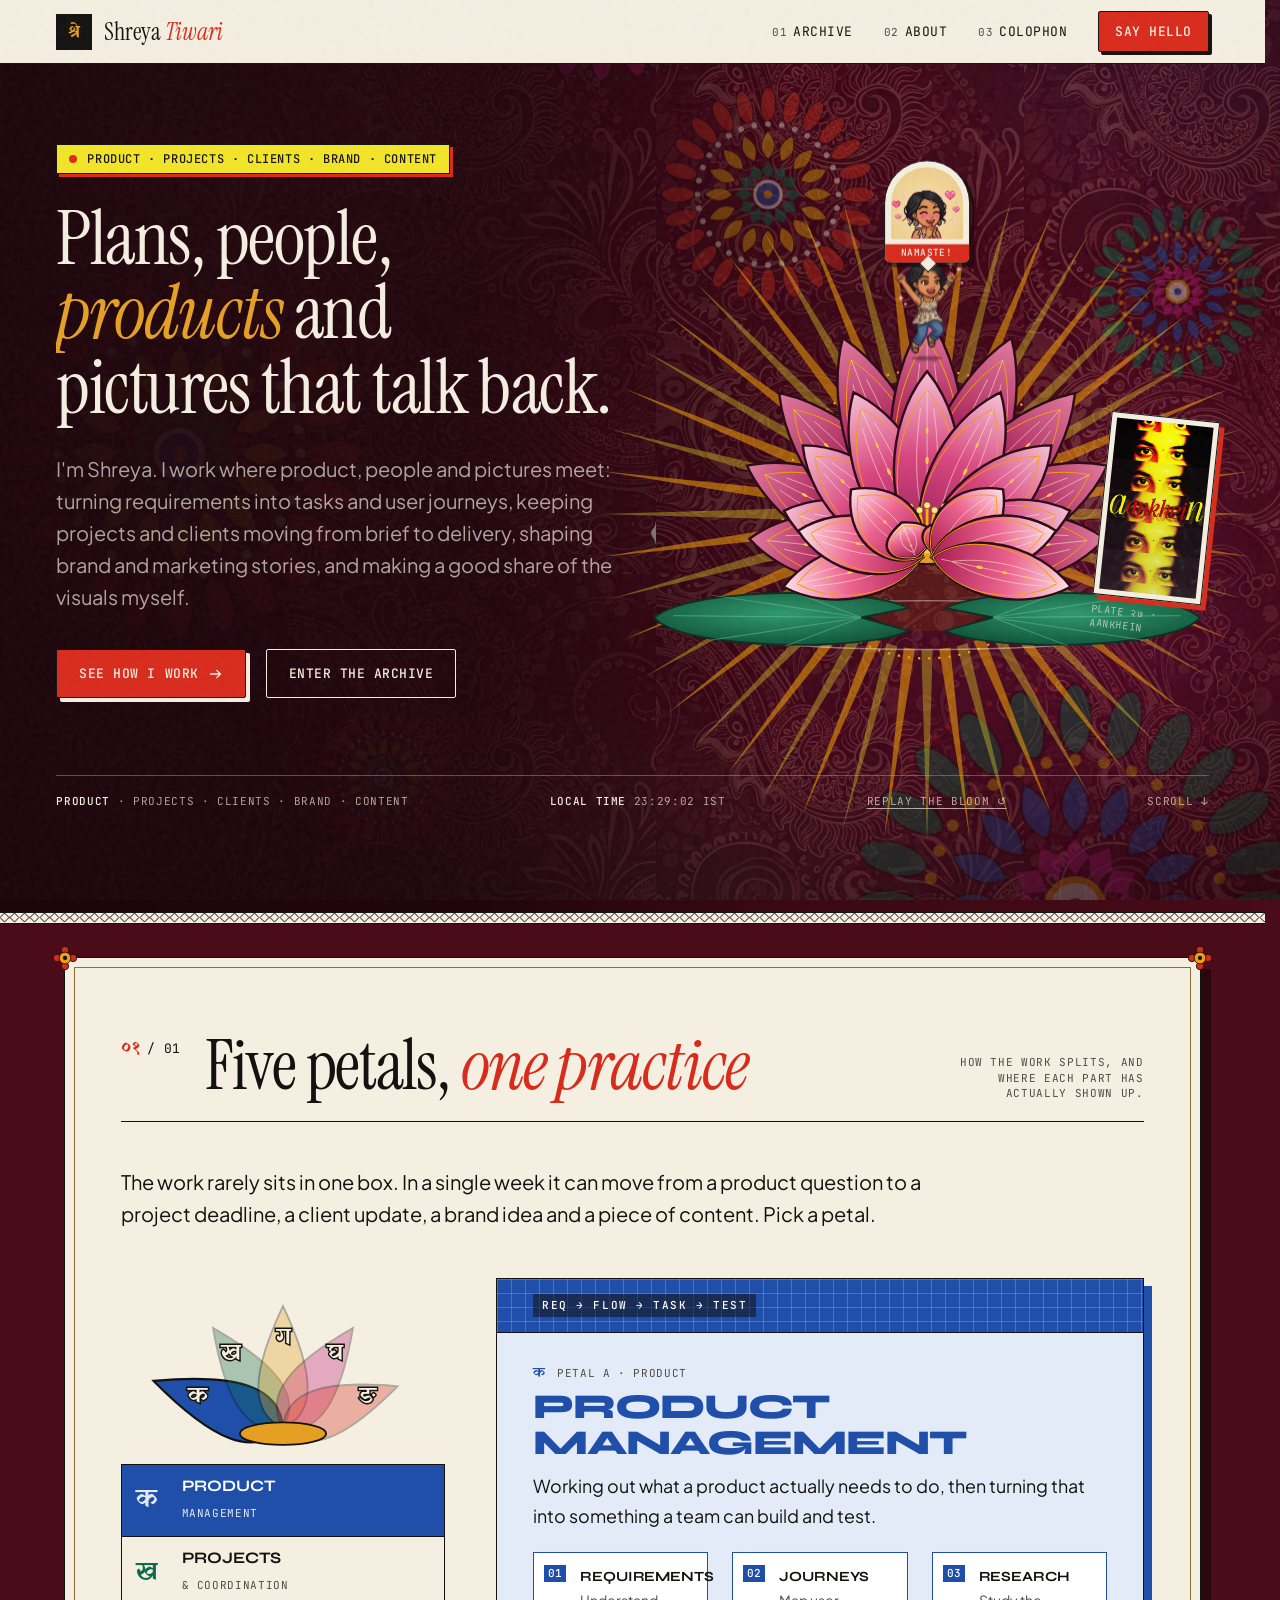
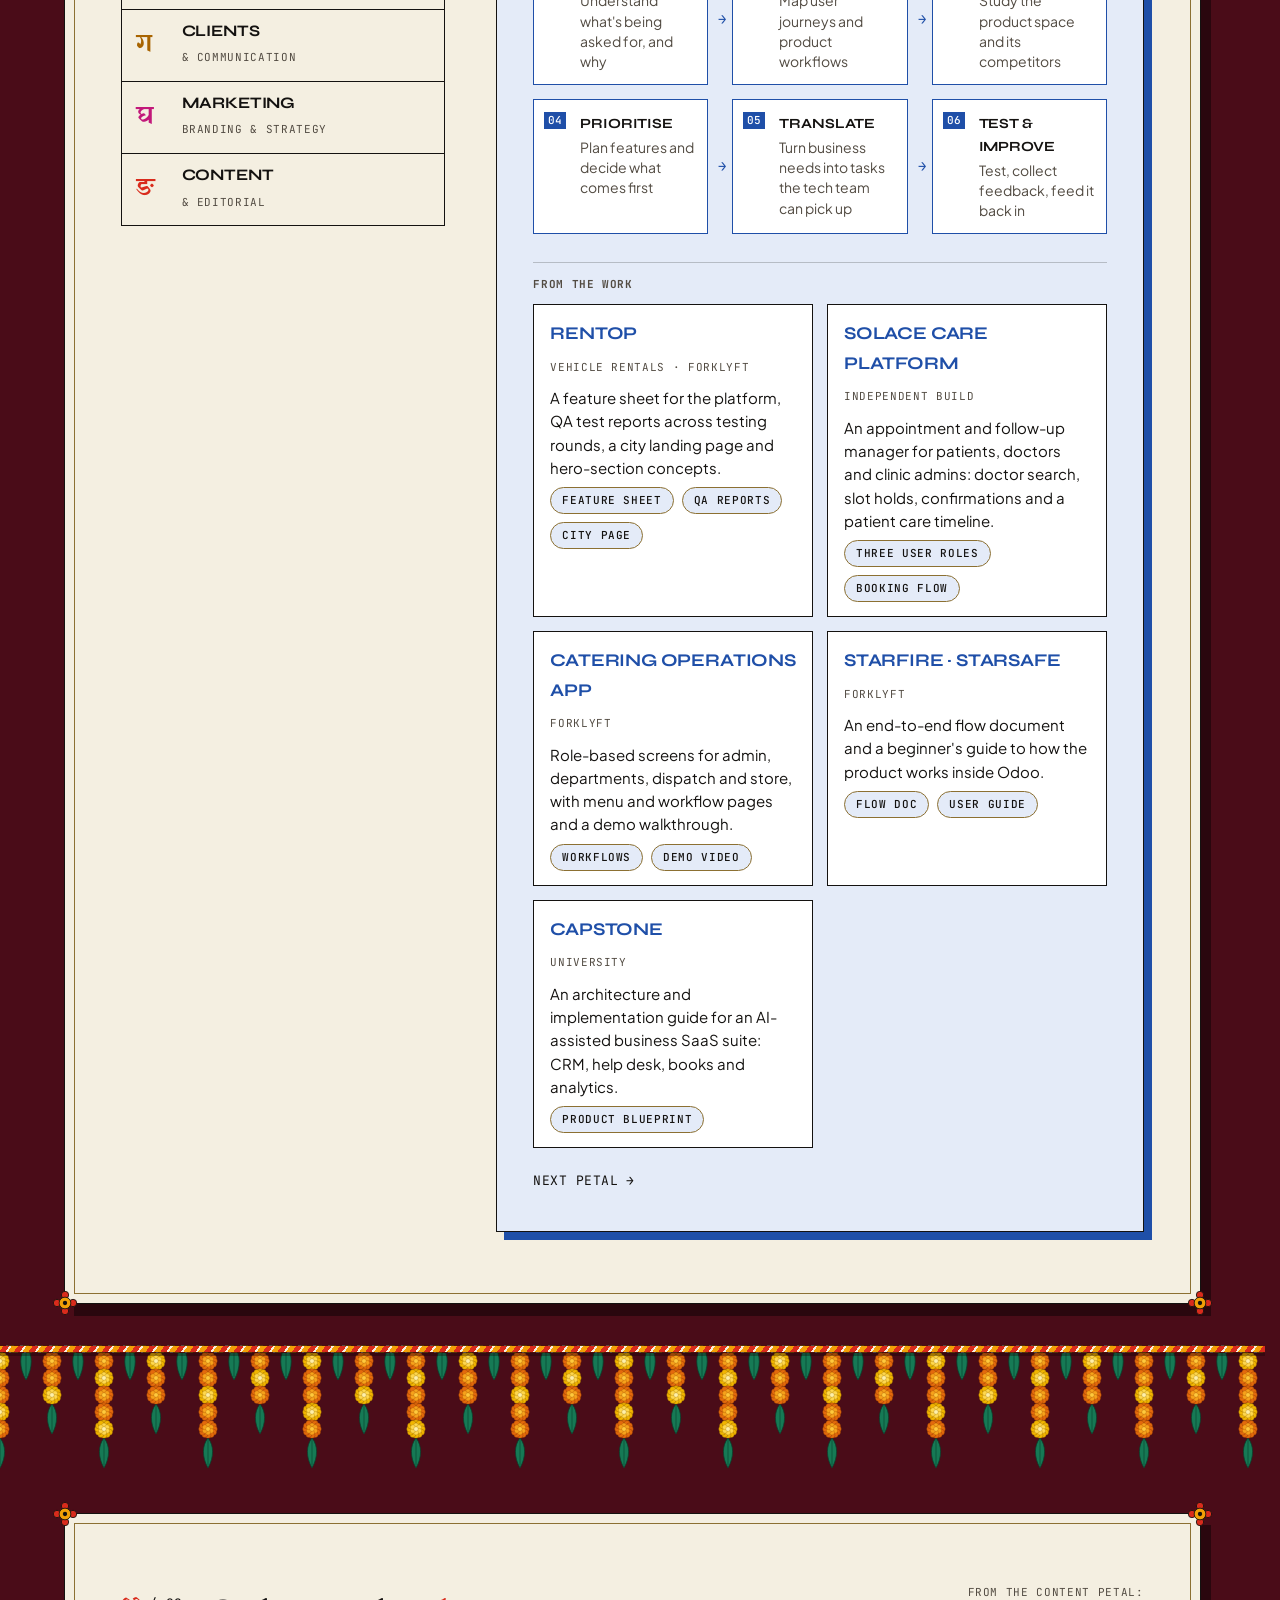
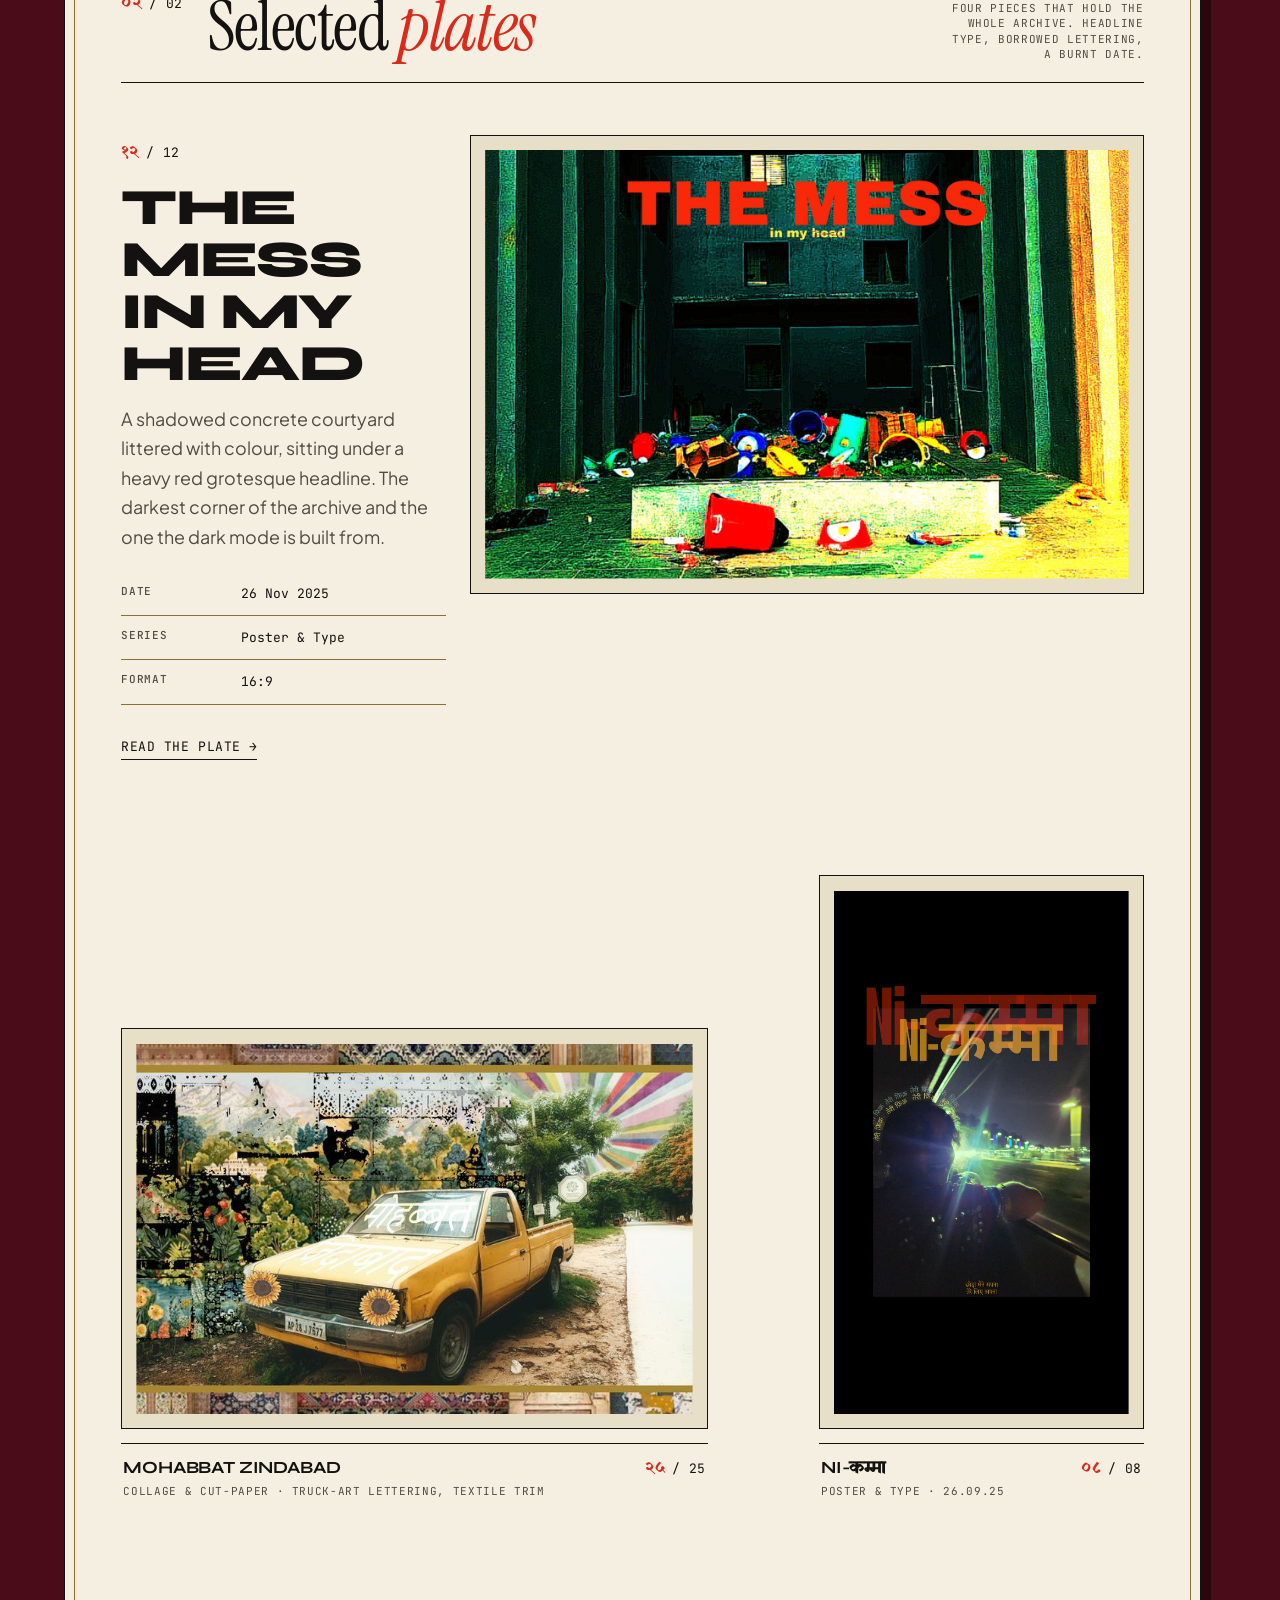
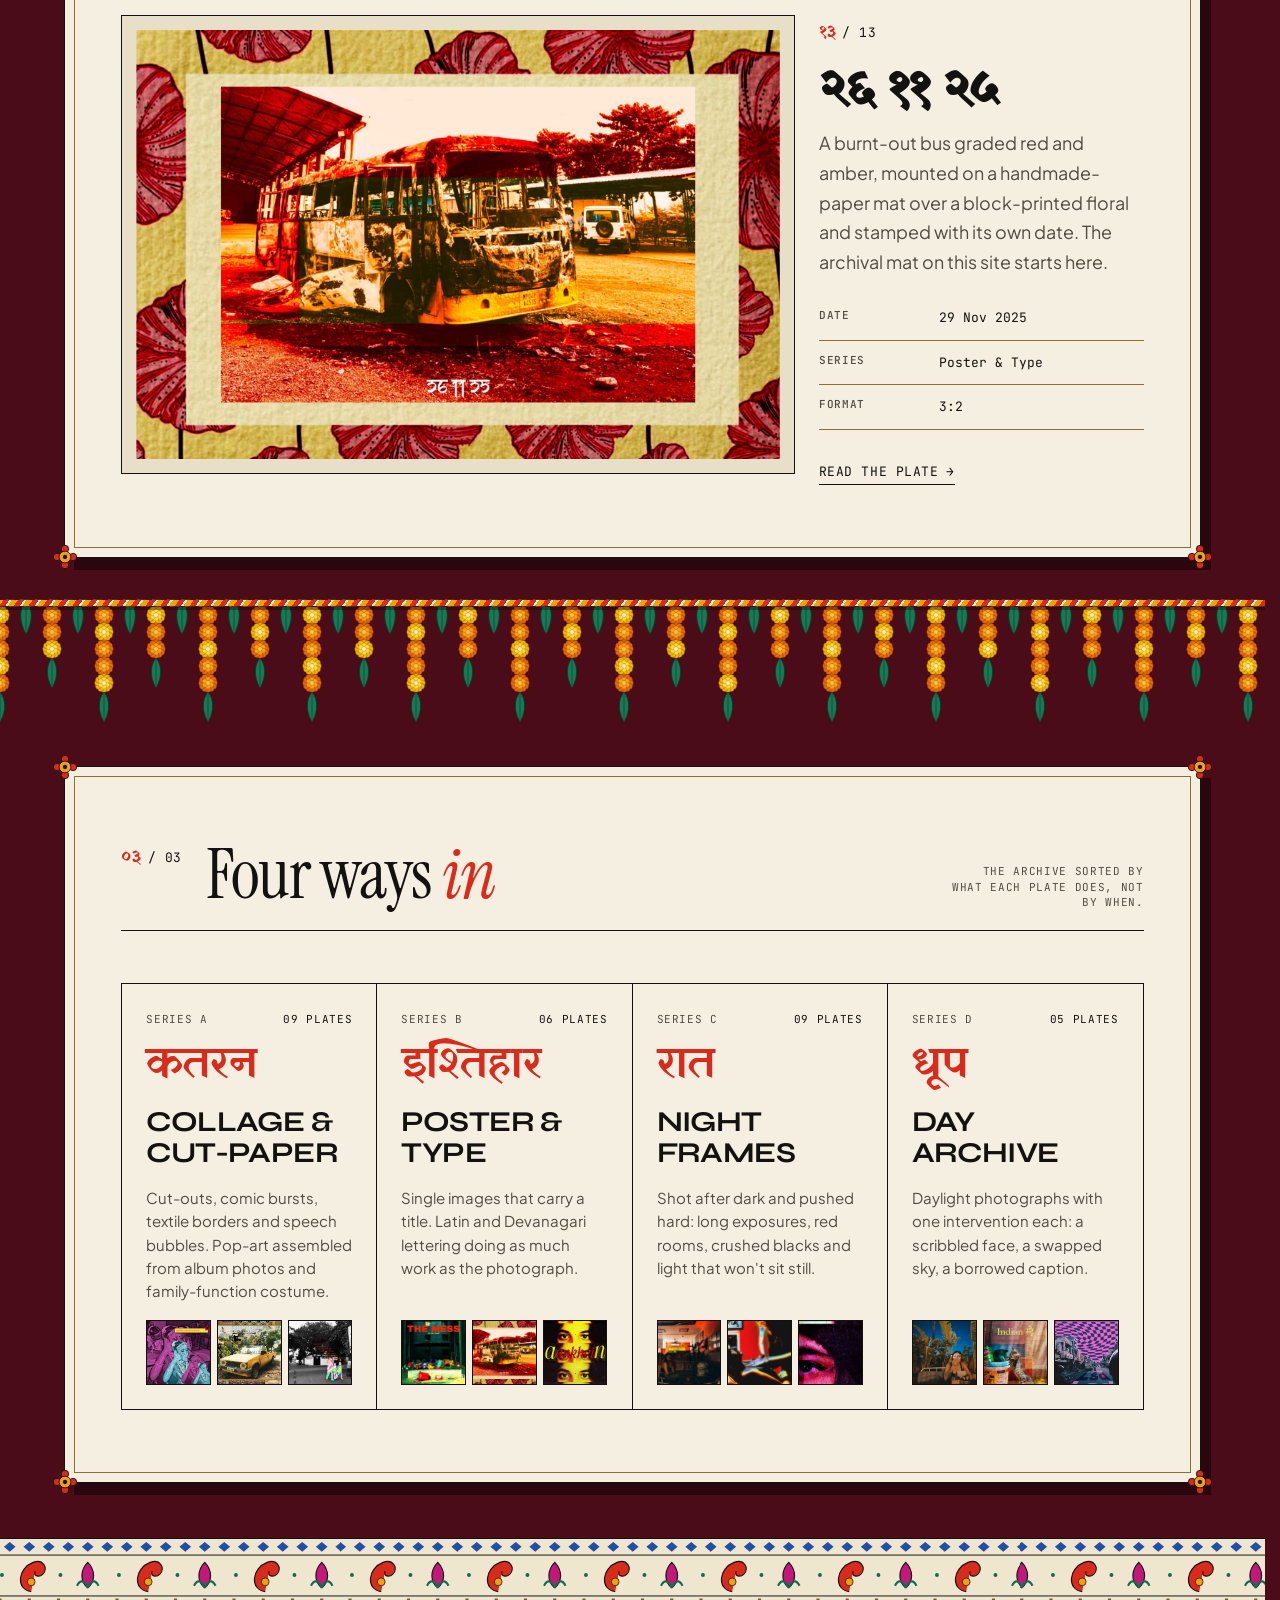
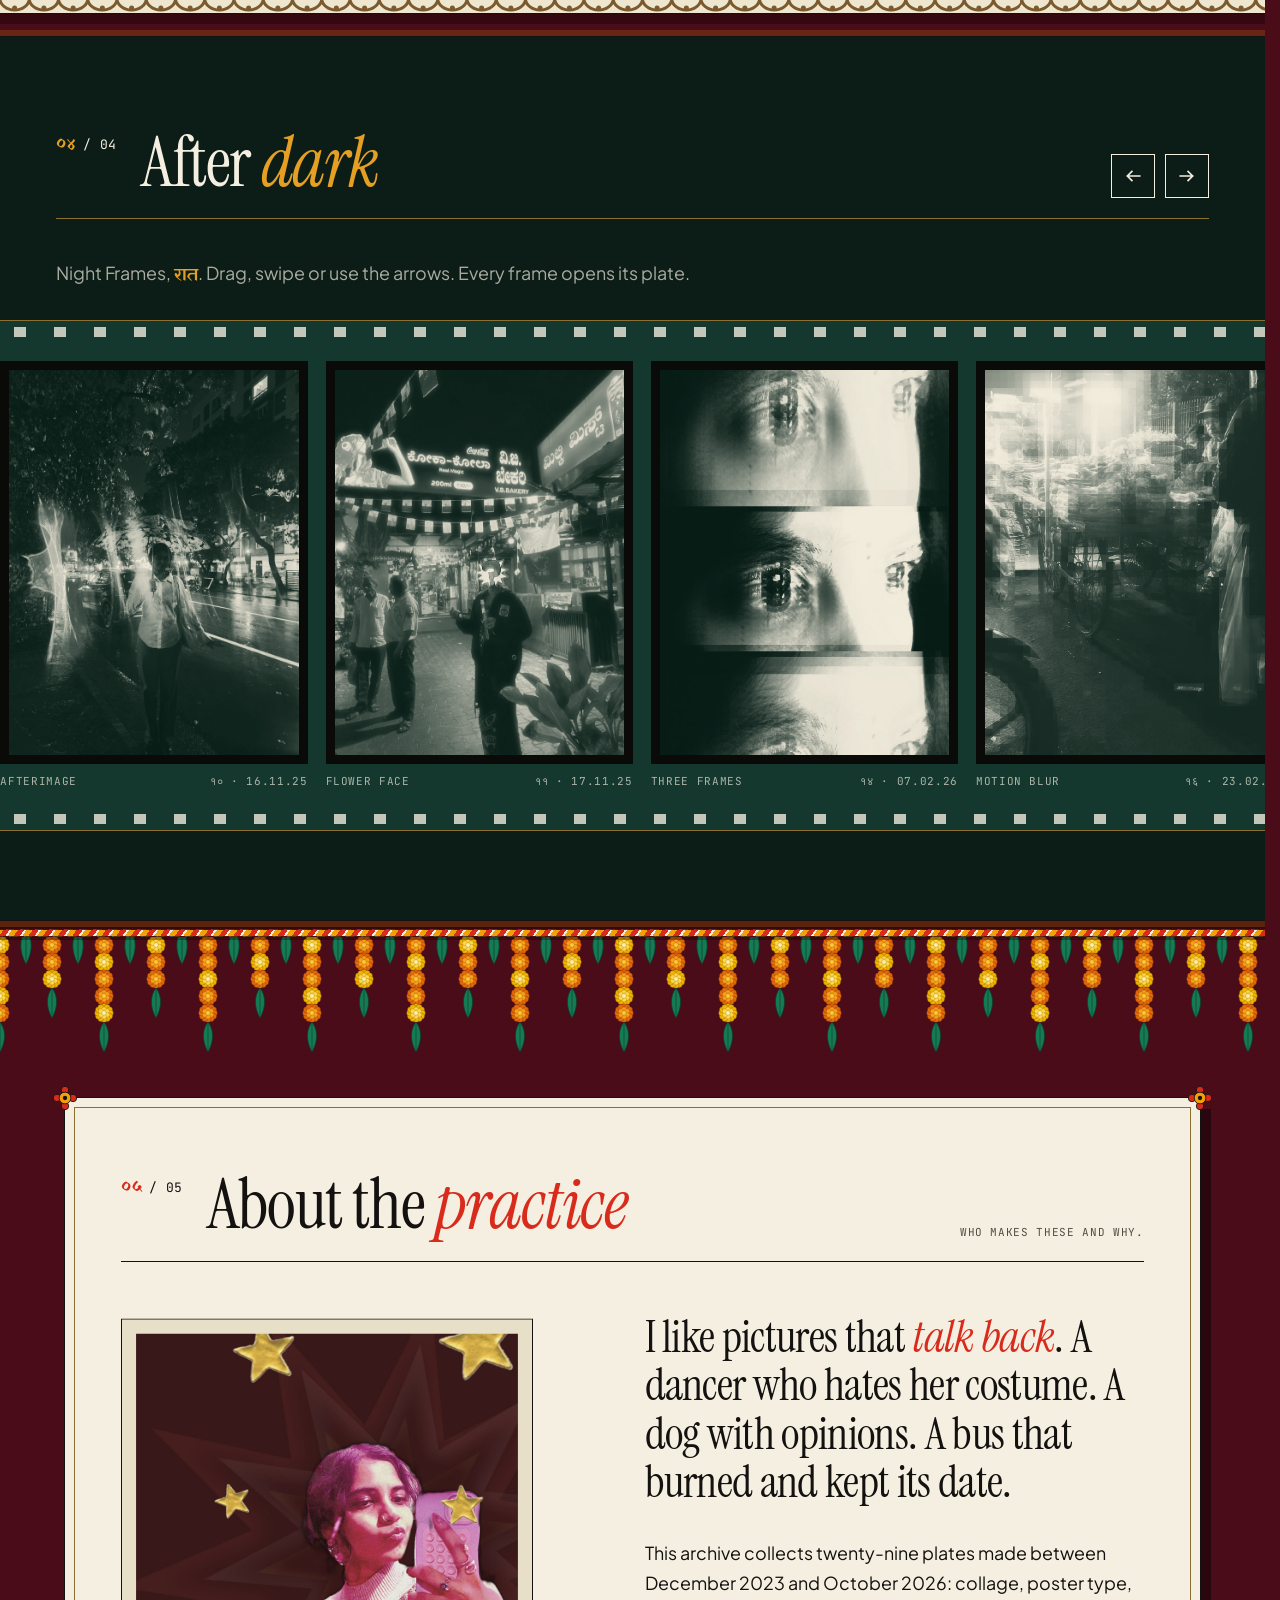
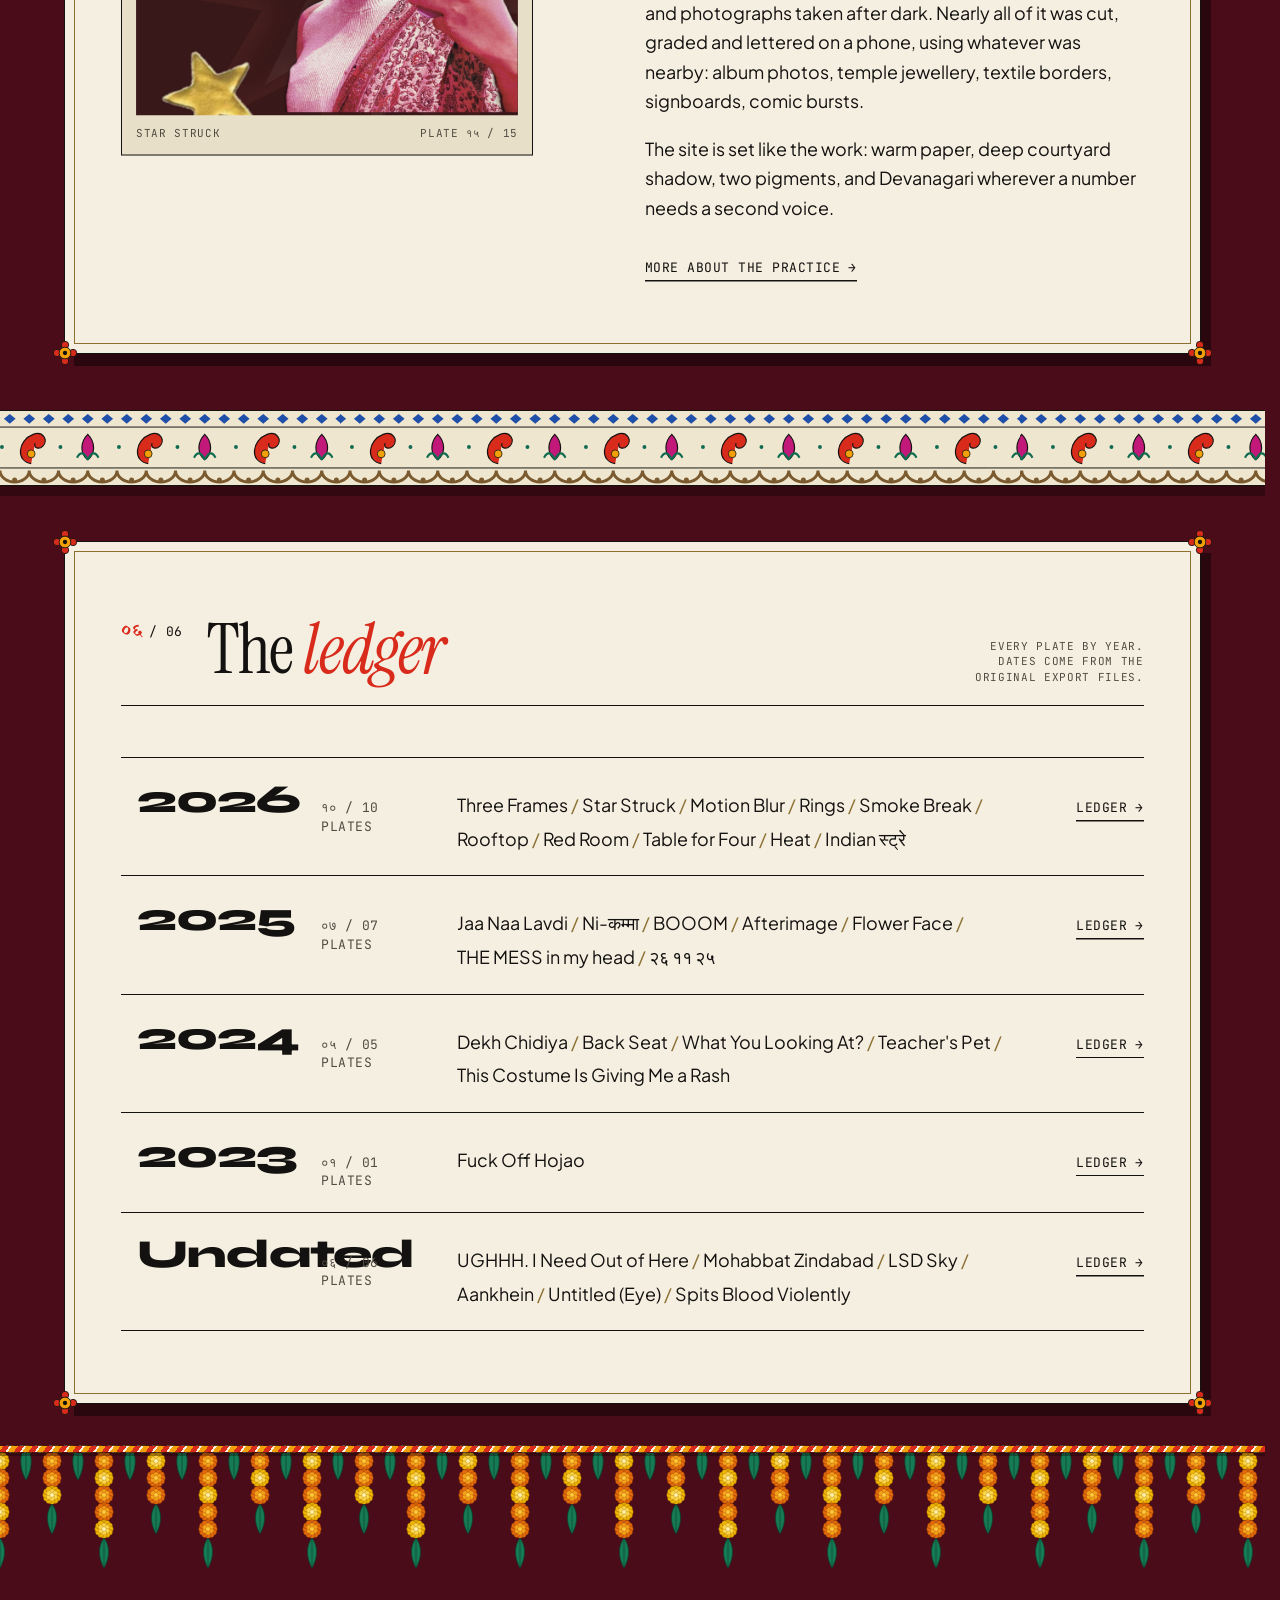
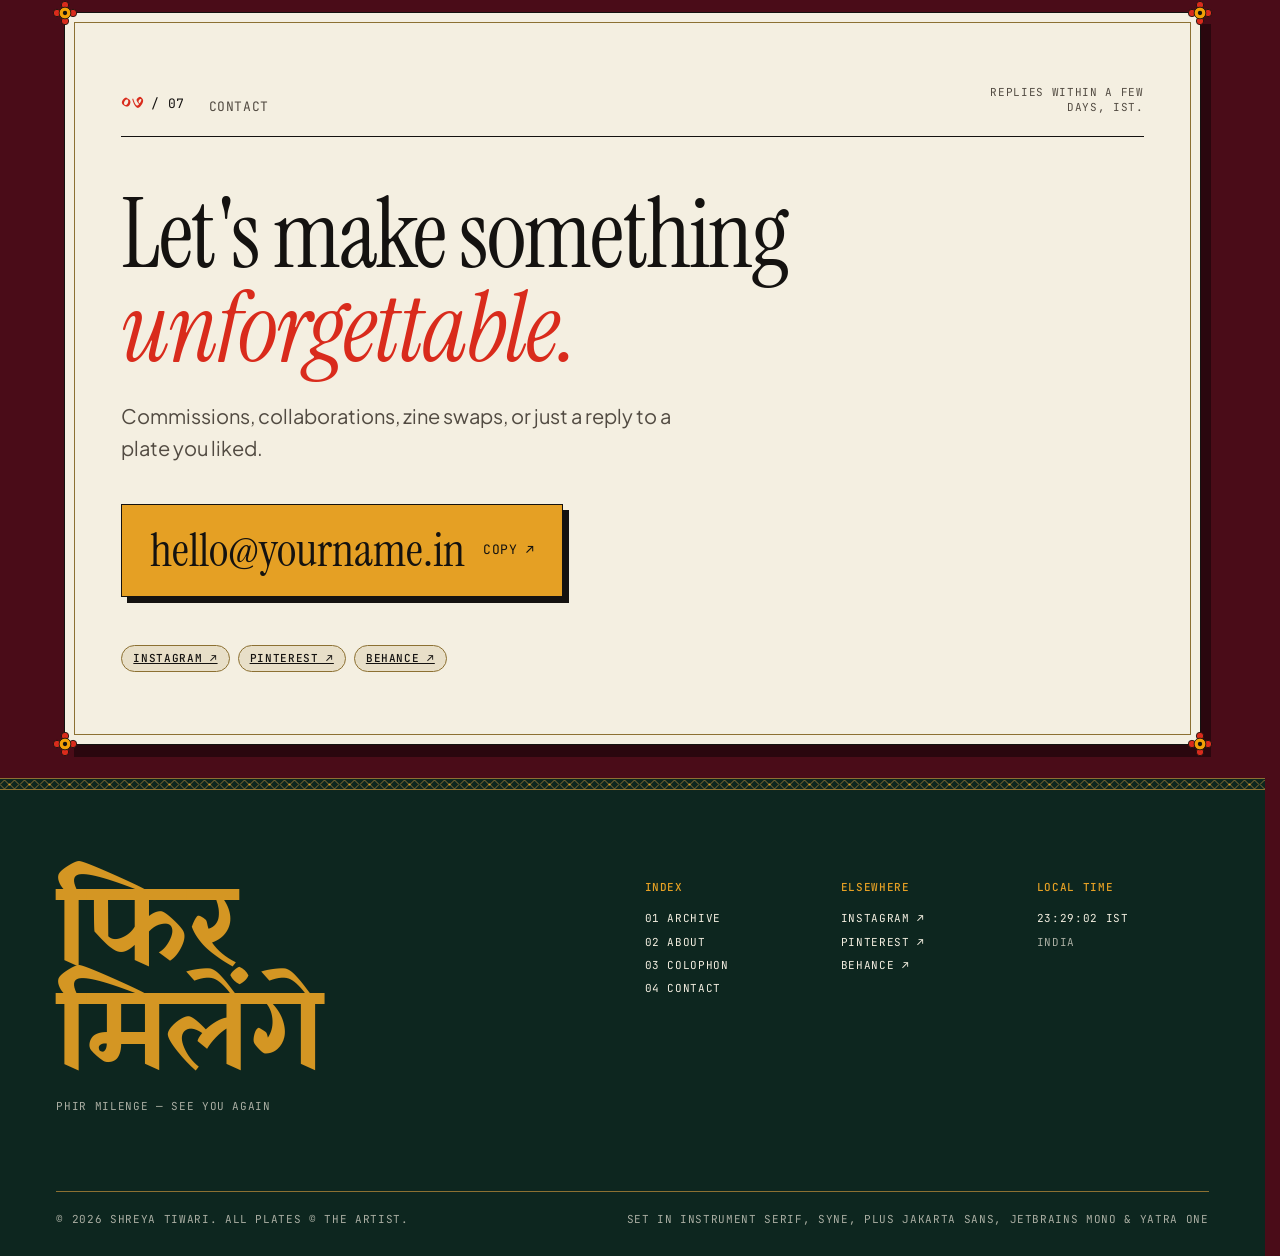
<file: index.html>
<!doctype html>
<html lang="en">
<head>
<meta charset="utf-8">
<meta name="viewport" content="width=device-width, initial-scale=1">
<title>Shreya Tiwari — product, projects, brand &amp; content</title>
<meta name="description" content="Shreya Tiwari works across product management, project coordination, client communication, marketing and content, and keeps an archive of collage, poster type and night photography.">
<meta name="theme-color" content="#0D261F">
<link rel="icon" href="data:image/svg+xml,%3Csvg xmlns='http://www.w3.org/2000/svg' viewBox='0 0 32 32'%3E%3Crect width='32' height='32' fill='%23141210'/%3E%3Crect x='7' y='7' width='18' height='18' fill='none' stroke='%23E5A024' stroke-width='2'/%3E%3Ccircle cx='16' cy='16' r='4' fill='%23D92B1C'/%3E%3C/svg%3E">
<link rel="preconnect" href="https://fonts.googleapis.com">
<link rel="preconnect" href="https://fonts.gstatic.com" crossorigin>
<link href="https://fonts.googleapis.com/css2?family=Instrument+Serif:ital@0;1&family=JetBrains+Mono:wght@400;500&family=Plus+Jakarta+Sans:wght@400;500;600&family=Syne:wght@700;800&family=Yatra+One&display=swap" rel="stylesheet">
<link rel="stylesheet" href="css/kagaz.css">
<script>document.documentElement.classList.add('js')</script>
<link rel="preload" as="image" href="assets/maximal/shreya-sprites-keyed.webp">
<link rel="stylesheet" href="css/maximal.css">
<link rel="stylesheet" href="css/home.css">
<script>
/* first visit only: the lotus opening (js/home.js). Never with reduced motion or a #link;
   a safety timer releases the page even if a script fails. */
(function () {
  try {
    if (localStorage.getItem('kz-lotus-seen') || location.hash || matchMedia('(prefers-reduced-motion: reduce)').matches) return;
    document.documentElement.classList.add('mx-intro');
    setTimeout(function () { document.documentElement.classList.remove('mx-intro', 'mx-intro-out'); }, 12000);
  } catch (e) {}
})();
</script>
</head>
<body class="mx">
<a class="skip" href="#main">Skip to content</a>
<div class="curtain" aria-hidden="true"><div class="curtain__label"><span class="deva">श्रे</span><span class="mono">Kagaz &amp; Chiaroscuro</span></div></div>


<!-- ============================================================ NAV -->
<header class="nav">
  <div class="wrap">
    <a class="brand" href="index.html" aria-label="Shreya Tiwari, home">
      <span class="brand__mono" lang="hi" aria-hidden="true">श्रे</span>
      <span class="brand__word">Shreya <em>Tiwari</em></span>
    </a>
    <nav class="nav__links" aria-label="Primary">
      <a href="archive.html"><span class="n">01</span>Archive</a>
      <a href="about.html"><span class="n">02</span>About</a>
      <a href="system.html"><span class="n">03</span>Colophon</a>
      <a class="btn btn-primary" href="#contact">Say hello</a>
    </nav>
    <button class="nav__toggle" type="button" aria-expanded="false" aria-controls="sheet"><span class="lbl">Index</span><span class="bars" aria-hidden="true"></span></button>
  </div>
</header>
<div class="sheet" id="sheet">
  <ol>
    <li><a href="archive.html"><span class="deva">०१</span><span class="s-title">Archive</span><span class="mono-s muted"><span data-count="all">29</span> plates</span></a></li>
    <li><a href="about.html"><span class="deva">०२</span><span class="s-title">About</span><span class="mono-s muted">Practice</span></a></li>
    <li><a href="system.html"><span class="deva">०३</span><span class="s-title">Colophon</span><span class="mono-s muted">System</span></a></li>
    <li><a href="#contact"><span class="deva">०४</span><span class="s-title">Contact</span><span class="mono-s muted">Say hello</span></a></li>
  </ol>
  <p class="mono-s muted"><span data-ist class="clock">--:--:-- IST</span> · India</p>
</div>

<main id="main">

<!-- ============================================================ HERO
     The lotus is the hero. On a first visit it blooms centre stage
     (js/home.js) and then glides into this spot, so the hero is the
     opening's last frame. Shreya sits in it, typing (js/maximal.js). -->
<section class="hero on-dark mx-hero" aria-labelledby="hero-t">
  <div class="wrap">
    <div class="g12">
      <div class="hero__copy">
        <span class="zine-badge rise"><span class="dot" aria-hidden="true"></span><span>Product · Projects · Clients · Brand · Content</span></span>
        <h1 id="hero-t" class="display lines">
          <span><span>Plans, people,</span></span>
          <span><span><em>products</em> and</span></span>
          <span><span>pictures that talk back.</span></span>
        </h1>
        <p class="lede rise d1">I'm Shreya. I work where product, people and pictures meet: turning requirements into tasks and user journeys, keeping projects and clients moving from brief to delivery, shaping brand and marketing stories, and making a good share of the visuals myself.</p>
        <div class="hero__ctas rise d2">
          <a class="btn btn-primary" href="#practice">See how I work <svg class="ico" viewBox="0 0 16 16" aria-hidden="true"><path d="M2 8h11M9 4l4 4-4 4"/></svg></a>
          <a class="btn btn-secondary" href="archive.html">Enter the archive</a>
        </div>
      </div>

      <figure class="hero__visual mx-hero__visual">
        <div class="mx-lotus">
          <div class="mx-lotus__float"><div class="mx-lotus__art"></div></div>
        </div>
        <figcaption class="visually-hidden">An illustrated lotus in full bloom. Shreya, a little pixel-art version of me, sits in it working on her laptop. You can click her, drag her anywhere, or move her with the arrow keys.</figcaption>
        <a class="mx-postcard" href="plate.html?w=aankhein">
          <span class="mat"><span class="mat__win"><img src="assets/img/aankhein.jpg" alt="Aankhein — five horizontal slices of the same eyes, graded acid-yellow to red, with the title in an italic serif" width="736" height="1308"></span></span>
          <span class="mx-postcard__cap mono-s">Plate २७ · Aankhein</span>
        </a>
      </figure>
    </div>

    <div class="hero__strip mono-s rise d3">
      <span><b>Product</b> · Projects · Clients · Brand · Content</span>
      <span><b>Local time</b> <span data-ist class="clock">--:--:-- IST</span></span>
      <button class="mx-replay" type="button" data-replay-intro>Replay the bloom <span aria-hidden="true">↺</span></button>
      <span aria-hidden="true">Scroll ↓</span>
    </div>
  </div>
</section>
<button class="mx-skip btn btn-secondary" type="button" hidden>Skip intro <span aria-hidden="true">→</span></button>

<div class="trim" role="presentation"></div>

<!-- ============================================================ 01 PRACTICE
     Five petals, one practice. A tablist (js/home.js) over five chapters;
     each petal has its own colour, motif and way of drawing its process.
     "From the work" lists real deliverables only: no outcomes or numbers
     are claimed. Without JS every chapter is simply shown in turn. -->
<section id="practice" class="section pr-section" aria-labelledby="pr-t">
  <div class="wrap">
    <header class="sec-head">
      <span class="idx"><span class="deva">०१</span><span>/ 01</span></span>
      <h2 id="pr-t" class="display-s" data-shreya-says="think|Five petals!">Five petals, <em>one practice</em></h2>
      <p class="sec-meta mono-s muted">How the work splits, and where each part has actually shown up.</p>
    </header>
    <p class="lede pr-intro rise">The work rarely sits in one box. In a single week it can move from a product question to a project deadline, a client update, a brand idea and a piece of content. Pick a petal.</p>

    <div class="pr" data-theme="product">
      <div class="pr-nav">
        <svg class="pr-dial" viewBox="-160 -160 320 180" data-active="0" aria-hidden="true">
          <defs><path id="pr-petal" d="M0 0C-36 -16 -34 -58 0 -130C34 -58 36 -16 0 0Z"/></defs>
          <g data-i="0" transform="rotate(-70)"><use href="#pr-petal" class="pr-dial__p" style="--c:#1F4FA8"/><text y="-96" class="pr-dial__n" transform="rotate(70 0 -96)">क</text></g>
          <g data-i="1" transform="rotate(-35)"><use href="#pr-petal" class="pr-dial__p" style="--c:#0F6B4F"/><text y="-96" class="pr-dial__n" transform="rotate(35 0 -96)">ख</text></g>
          <g data-i="2"><use href="#pr-petal" class="pr-dial__p" style="--c:#E5A024"/><text y="-96" class="pr-dial__n">ग</text></g>
          <g data-i="3" transform="rotate(35)"><use href="#pr-petal" class="pr-dial__p" style="--c:#C2187A"/><text y="-96" class="pr-dial__n" transform="rotate(-35 0 -96)">घ</text></g>
          <g data-i="4" transform="rotate(70)"><use href="#pr-petal" class="pr-dial__p" style="--c:#D92B1C"/><text y="-96" class="pr-dial__n" transform="rotate(-70 0 -96)">ङ</text></g>
          <ellipse cx="0" cy="6" rx="46" ry="12" fill="#E5A024" stroke="#141210" stroke-width="2"/>
        </svg>
        <div class="pr-tabs" role="tablist" aria-label="Disciplines">
          <button role="tab" id="pr-tab-product" aria-controls="pr-product" aria-selected="true" data-shreya="type|Writing specs"><span class="deva" lang="hi">क</span><span><b>Product</b><small>management</small></span></button>
          <button role="tab" id="pr-tab-projects" aria-controls="pr-projects" aria-selected="false" tabindex="-1" data-shreya="think|What's pending?"><span class="deva" lang="hi">ख</span><span><b>Projects</b><small>&amp; coordination</small></span></button>
          <button role="tab" id="pr-tab-clients" aria-controls="pr-clients" aria-selected="false" tabindex="-1" data-shreya="hearts|Following up!"><span class="deva" lang="hi">ग</span><span><b>Clients</b><small>&amp; communication</small></span></button>
          <button role="tab" id="pr-tab-marketing" aria-controls="pr-marketing" aria-selected="false" tabindex="-1" data-shreya="surprised|Campaign idea!"><span class="deva" lang="hi">घ</span><span><b>Marketing</b><small>branding &amp; strategy</small></span></button>
          <button role="tab" id="pr-tab-content" aria-controls="pr-content" aria-selected="false" tabindex="-1" data-shreya="headphones|Editing mode"><span class="deva" lang="hi">ङ</span><span><b>Content</b><small>&amp; editorial</small></span></button>
        </div>
      </div>

      <div class="pr-panels">

        <!-- A · PRODUCT — blueprint blue, a numbered flowchart -->
        <article class="pr-panel" id="pr-product" role="tabpanel" aria-labelledby="pr-tab-product" data-theme="product" tabindex="0">
          <div class="pr-band" aria-hidden="true"><span>REQ → FLOW → TASK → TEST</span></div>
          <header class="pr-head">
            <span class="pr-kicker mono-s"><span class="deva" lang="hi">क</span> Petal A · Product</span>
            <h3 class="brutal">Product management</h3>
            <p class="pr-lede">Working out what a product actually needs to do, then turning that into something a team can build and test.</p>
          </header>
          <ol class="pr-flow pr-flow--steps">
            <li><b>Requirements</b><span>Understand what's being asked for, and why</span></li>
            <li><b>Journeys</b><span>Map user journeys and product workflows</span></li>
            <li><b>Research</b><span>Study the product space and its competitors</span></li>
            <li><b>Prioritise</b><span>Plan features and decide what comes first</span></li>
            <li><b>Translate</b><span>Turn business needs into tasks the tech team can pick up</span></li>
            <li><b>Test &amp; improve</b><span>Test, collect feedback, feed it back in</span></li>
          </ol>
          <h4 class="pr-sub mono-s">From the work</h4>
          <ul class="pr-work">
            <li><div class="pr-work__h"><b>Rentop</b><span class="mono-s">Vehicle rentals · ForkLyft</span></div>
              <p>A feature sheet for the platform, QA test reports across testing rounds, a city landing page and hero-section concepts.</p>
              <ul class="tags"><li class="tag">Feature sheet</li><li class="tag">QA reports</li><li class="tag">City page</li></ul></li>
            <li><div class="pr-work__h"><b>Solace Care Platform</b><span class="mono-s">Independent build</span></div>
              <p>An appointment and follow-up manager for patients, doctors and clinic admins: doctor search, slot holds, confirmations and a patient care timeline.</p>
              <ul class="tags"><li class="tag">Three user roles</li><li class="tag">Booking flow</li></ul></li>
            <li><div class="pr-work__h"><b>Catering operations app</b><span class="mono-s">ForkLyft</span></div>
              <p>Role-based screens for admin, departments, dispatch and store, with menu and workflow pages and a demo walkthrough.</p>
              <ul class="tags"><li class="tag">Workflows</li><li class="tag">Demo video</li></ul></li>
            <li><div class="pr-work__h"><b>StarFire · Starsafe</b><span class="mono-s">ForkLyft</span></div>
              <p>An end-to-end flow document and a beginner's guide to how the product works inside Odoo.</p>
              <ul class="tags"><li class="tag">Flow doc</li><li class="tag">User guide</li></ul></li>
            <li><div class="pr-work__h"><b>Capstone</b><span class="mono-s">University</span></div>
              <p>An architecture and implementation guide for an AI-assisted business SaaS suite: CRM, help desk, books and analytics.</p>
              <ul class="tags"><li class="tag">Product blueprint</li></ul></li>
          </ul>
          <button class="link pr-next" type="button" data-next-petal>Next petal <span class="arr">→</span></button>
        </article>

        <!-- B · PROJECTS — emerald, a toran timeline with marigold milestones -->
        <article class="pr-panel" id="pr-projects" role="tabpanel" aria-labelledby="pr-tab-projects" data-theme="projects" tabindex="0">
          <div class="pr-band" aria-hidden="true"><span>PLAN · TRACK · FOLLOW UP · DELIVER</span></div>
          <header class="pr-head">
            <span class="pr-kicker mono-s"><span class="deva" lang="hi">ख</span> Petal B · Projects</span>
            <h3 class="brutal">Project management &amp; coordination</h3>
            <p class="pr-lede">Keeping several people, timelines and deliverables pointed the same way until the thing actually ships.</p>
          </header>
          <ol class="pr-flow pr-flow--timeline">
            <li><b>Plan</b><span>Timelines and deliverables</span></li>
            <li><b>Coordinate</b><span>Cross-functional teams and stakeholders</span></li>
            <li><b>Track</b><span>Progress, and follow-ups on what's pending</span></li>
            <li><b>Organise</b><span>Workflows and documentation</span></li>
            <li><b>Deliver</b><span>From planning through to done</span></li>
          </ol>
          <h4 class="pr-sub mono-s">From the work</h4>
          <ul class="pr-work">
            <li><div class="pr-work__h"><b>Vizion Tools · Odoo go-live</b><span class="mono-s">ForkLyft</span></div>
              <p>QA test instructions written up as a checklist for the go-live.</p>
              <ul class="tags"><li class="tag">Go-live checklist</li></ul></li>
            <li><div class="pr-work__h"><b>Three brands, one month</b><span class="mono-s">ForkLyft · Rentop · Vizion Tools</span></div>
              <p>LinkedIn and X content calendars for three brands, planned side by side for November 2026.</p>
              <ul class="tags"><li class="tag">Content calendars</li><li class="tag">Scheduling</li></ul></li>
            <li><div class="pr-work__h"><b>Rentop · Startup Qatar</b><span class="mono-s">Programme application</span></div>
              <p>The application package: pitch deck, founder profiles and a historical and projected financials workbook.</p>
              <ul class="tags"><li class="tag">Pitch deck</li><li class="tag">Founder profiles</li><li class="tag">Financials</li></ul></li>
            <li><div class="pr-work__h"><b>Many clients at once</b><span class="mono-s">ForkLyft studio</span></div>
              <p>Client work running in parallel: Rentop, SwitchLess, Vizion Tools, Zohome, StarFire and a catering operations app.</p>
              <ul class="tags"><li class="tag">Parallel delivery</li></ul></li>
            <li><div class="pr-work__h"><b>Dubai Chambers · AI Agents Championship</b><span class="mono-s">With SwitchLess</span></div>
              <p>Working notes for the championship.</p>
              <ul class="tags"><li class="tag">Notes</li></ul></li>
          </ul>
          <button class="link pr-next" type="button" data-next-petal>Next petal <span class="arr">→</span></button>
        </article>

        <!-- C · CLIENTS — marigold, a conversation thread -->
        <article class="pr-panel" id="pr-clients" role="tabpanel" aria-labelledby="pr-tab-clients" data-theme="clients" tabindex="0">
          <div class="pr-band" aria-hidden="true"><span>BRIEF · UPDATE · FEEDBACK · REVISE</span></div>
          <header class="pr-head">
            <span class="pr-kicker mono-s"><span class="deva" lang="hi">ग</span> Petal C · Clients</span>
            <h3 class="brutal">Client communication &amp; relationships</h3>
            <p class="pr-lede">Being the person who listens to the brief, keeps everyone updated, and makes sure feedback turns into the right internal tasks.</p>
          </header>
          <ol class="pr-flow pr-flow--chat">
            <li class="them"><b>Requirements</b><span>Gather what they need, and what they expect</span></li>
            <li class="me"><b>Tasks</b><span>Translate it into clear internal tasks</span></li>
            <li class="them"><b>Updates</b><span>Share progress before anyone has to ask</span></li>
            <li class="me"><b>Feedback</b><span>Collect revisions and coordinate them back to the team</span></li>
            <li class="them"><b>Follow-ups</b><span>Keep communication professional across every stakeholder</span></li>
          </ol>
          <h4 class="pr-sub mono-s">From the work</h4>
          <ul class="pr-work">
            <li><div class="pr-work__h"><b>Zohome</b><span class="mono-s">ForkLyft</span></div>
              <p>Reference images sent by the client, turned into a written design spec and then a coded, animated preview.</p>
              <ul class="tags"><li class="tag">References → spec</li><li class="tag">Preview</li></ul></li>
            <li><div class="pr-work__h"><b>SwitchLess</b><span class="mono-s">ForkLyft</span></div>
              <p>A design brief and brand copy written up as documents, then carried through logo rounds, colour and type themes and the website.</p>
              <ul class="tags"><li class="tag">Design brief</li><li class="tag">Brand copy</li></ul></li>
            <li><div class="pr-work__h"><b>Rentop</b><span class="mono-s">ForkLyft</span></div>
              <p>Test findings written up as QA reports for the team, round after round, through to a final report.</p>
              <ul class="tags"><li class="tag">QA reports</li></ul></li>
          </ul>
          <button class="link pr-next" type="button" data-next-petal>Next petal <span class="arr">→</span></button>
        </article>

        <!-- D · MARKETING — magenta, a pinned sticker board -->
        <article class="pr-panel" id="pr-marketing" role="tabpanel" aria-labelledby="pr-tab-marketing" data-theme="marketing" tabindex="0">
          <div class="pr-band" aria-hidden="true"><span>POSITION · PLAN · POST · GROW</span></div>
          <header class="pr-head">
            <span class="pr-kicker mono-s"><span class="deva" lang="hi">घ</span> Petal D · Marketing</span>
            <h3 class="brutal">Marketing, branding &amp; strategy</h3>
            <p class="pr-lede">Deciding what a brand should say and how it should look, then planning where and when it says it.</p>
          </header>
          <ul class="pr-flow pr-flow--board">
            <li>Brand positioning</li><li>Content strategy &amp; planning</li><li>Social media management</li><li>Campaign ideas</li>
            <li>Competitor &amp; market research</li><li>Brand identity &amp; creative direction</li><li>Audience engagement</li><li>Storytelling</li>
          </ul>
          <h4 class="pr-sub mono-s">From the work</h4>
          <ul class="pr-work">
            <li><div class="pr-work__h"><b>SwitchLess</b><span class="mono-s">ForkLyft</span></div>
              <p>Brand copy, three rounds of logo marks, colour and type themes, plus pitch and investor decks.</p>
              <ul class="tags"><li class="tag">Identity</li><li class="tag">Decks</li></ul></li>
            <li><div class="pr-work__h"><b>Rentop social</b><span class="mono-s">ForkLyft</span></div>
              <p>Instagram brand identity, promotional posts and reels, 24 × 18 in print flex banners, a LinkedIn header and a LinkedIn &amp; X content calendar.</p>
              <ul class="tags"><li class="tag">Instagram</li><li class="tag">Print</li><li class="tag">Calendar</li></ul></li>
            <li><div class="pr-work__h"><b>Promo Campaign Compare</b><span class="mono-s">Independent project</span></div>
              <p>An implementation plan for comparing promotional campaigns with a causal-impact analysis.</p>
              <ul class="tags"><li class="tag">Campaign analysis</li></ul></li>
          </ul>
          <button class="link pr-next" type="button" data-next-petal>Next petal <span class="arr">→</span></button>
        </article>

        <!-- E · CONTENT — vermilion, a film strip; the archive lives here -->
        <article class="pr-panel" id="pr-content" role="tabpanel" aria-labelledby="pr-tab-content" data-theme="content" tabindex="0">
          <div class="pr-band" aria-hidden="true"><span>WRITE · SHOOT · CUT · GRADE</span></div>
          <header class="pr-head">
            <span class="pr-kicker mono-s"><span class="deva" lang="hi">ङ</span> Petal E · Content</span>
            <h3 class="brutal">Content creation &amp; editorial</h3>
            <p class="pr-lede">Making the thing itself: the words, the pictures and the cut. The archive below is this petal's personal side.</p>
          </header>
          <ol class="pr-flow pr-flow--film">
            <li><b>Develop</b><span>Content ideas and plans</span></li>
            <li><b>Write</b><span>Copywriting and editing</span></li>
            <li><b>Shoot</b><span>Photography and video</span></li>
            <li><b>Shape</b><span>Visual storytelling and creative direction</span></li>
            <li><b>Post</b><span>Social media and brand storytelling</span></li>
          </ol>
          <h4 class="pr-sub mono-s">From the work</h4>
          <ul class="pr-work">
            <li><div class="pr-work__h"><b>This archive</b><span class="mono-s">Personal practice</span></div>
              <p>Twenty-nine plates of collage, poster type and night photography, 2023 to 2026. <a class="link" href="#sel-t">Selected plates <span class="arr">↓</span></a> <a class="link" href="archive.html">The archive <span class="arr">→</span></a></p>
              <ul class="tags"><li class="tag">Collage</li><li class="tag">Photography</li></ul></li>
            <li><div class="pr-work__h"><b>Rentop video</b><span class="mono-s">ForkLyft</span></div>
              <p>Short videos showing a trip from both the rider's and the host's side.</p>
              <ul class="tags"><li class="tag">Video</li></ul></li>
            <li><div class="pr-work__h"><b>Rentop city pages</b><span class="mono-s">ForkLyft</span></div>
              <p>City description copy and imagery for city landing pages.</p>
              <ul class="tags"><li class="tag">Web copy</li></ul></li>
            <li><div class="pr-work__h"><b>SwitchLess</b><span class="mono-s">ForkLyft</span></div>
              <p>A "works in a power cut" animation, and the hero video for the website.</p>
              <ul class="tags"><li class="tag">Motion</li></ul></li>
          </ul>
          <button class="link pr-next" type="button" data-next-petal>Back to the first petal <span class="arr">↺</span></button>
        </article>

      </div>
    </div>
  </div>
</section>

<div class="mx-toran" aria-hidden="true"><div class="mx-toran__rope" data-ledge></div></div>

<!-- ============================================================ 02 SELECTED PLATES
     Alternating editorial rhythm: wide plate (meta left, sticky) →
     asymmetric 7/4 pair → reversed plate. Blueprint hairlines on. -->
<section class="section blueprint" aria-labelledby="sel-t">
  <div class="wrap">
    <header class="sec-head">
      <span class="idx"><span class="deva">०२</span><span>/ 02</span></span>
      <h2 id="sel-t" data-shreya-says="hearts|My favourites" class="display-s">Selected <em>plates</em></h2>
      <p class="sec-meta mono-s muted">From the content petal: four pieces that hold the whole archive. Headline type, borrowed lettering, a burnt date.</p>
    </header>

    <article class="g12 plate plate--wide">
      <div class="plate__meta rise">
        <span class="idx"><span class="deva">१२</span><span>/ 12</span></span>
        <h3 class="brutal">The Mess in my head</h3>
        <p class="muted">A shadowed concrete courtyard littered with colour, sitting under a heavy red grotesque headline. The darkest corner of the archive and the one the dark mode is built from.</p>
        <dl class="spec">
          <dt>Date</dt><dd>26 Nov 2025</dd>
          <dt>Series</dt><dd>Poster &amp; Type</dd>
          <dt>Format</dt><dd>16:9</dd>
        </dl>
        <a class="link" href="plate.html?w=the-mess">Read the plate <span class="arr">→</span></a>
      </div>
      <figure class="plate__media">
        <a class="mat" href="plate.html?w=the-mess" aria-label="Open plate: THE MESS in my head">
          <div class="mat__win wipe"><img src="assets/img/the-mess.jpg" alt="THE MESS in my head — a dark courtyard scattered with colourful objects under a red headline" loading="lazy" width="3464" height="1949"></div>
        </a>
      </figure>
    </article>

    <div class="g12 pair">
      <a class="card pair__a" href="plate.html?w=mohabbat-zindabad">
        <div class="mat"><div class="mat__win wipe"><img src="assets/img/mohabbat-zindabad.jpg" alt="Mohabbat Zindabad — a yellow pickup with truck-art lettering inside a miniature-painting collage" loading="lazy" width="735" height="490"></div></div>
        <div class="card__meta"><span class="card__title">Mohabbat Zindabad</span><span class="idx"><span class="deva">२५</span><span>/ 25</span></span><span class="card__sub mono-s">Collage &amp; Cut-Paper · truck-art lettering, textile trim</span></div>
      </a>
      <a class="card pair__b" href="plate.html?w=nikamma">
        <div class="mat"><div class="mat__win wipe"><img src="assets/img/nikamma.jpg" alt="Ni-कम्मा — a night-drive frame under a doubled Latin and Devanagari title" loading="lazy" width="1949" height="3464"></div></div>
        <div class="card__meta"><span class="card__title">Ni-कम्मा</span><span class="idx"><span class="deva">०८</span><span>/ 08</span></span><span class="card__sub mono-s">Poster &amp; Type · 26.09.25</span></div>
      </a>
    </div>

    <article class="g12 plate plate--rev" style="margin-top:clamp(72px,9vw,128px)">
      <div class="plate__meta rise">
        <span class="idx"><span class="deva">१३</span><span>/ 13</span></span>
        <h3 class="brutal" lang="hi">२६ ११ २५</h3>
        <p class="muted">A burnt-out bus graded red and amber, mounted on a handmade-paper mat over a block-printed floral and stamped with its own date. The archival mat on this site starts here.</p>
        <dl class="spec">
          <dt>Date</dt><dd>29 Nov 2025</dd>
          <dt>Series</dt><dd>Poster &amp; Type</dd>
          <dt>Format</dt><dd>3:2</dd>
        </dl>
        <a class="link" href="plate.html?w=burnt-bus">Read the plate <span class="arr">→</span></a>
      </div>
      <figure class="plate__media">
        <a class="mat" href="plate.html?w=burnt-bus" aria-label="Open plate: 26 11 25, burnt bus">
          <div class="mat__win wipe"><img src="assets/img/burnt-bus.jpg" alt="A burnt bus in red and amber, mounted on a paper mat over a red floral print" loading="lazy" width="3464" height="2309"></div>
        </a>
      </figure>
    </article>
  </div>
</section>

<div class="mx-toran" aria-hidden="true"><div class="mx-toran__rope" data-ledge></div></div>

<!-- ============================================================ 03 SERIES INDEX
     A "print spec" grid, not cards: four bordered columns that flip
     to Haldi on hover. Each opens the archive pre-filtered. -->
<section class="section on-parchment turn turn-b" aria-labelledby="ser-t">
  <div class="wrap">
    <header class="sec-head">
      <span class="idx"><span class="deva">०३</span><span>/ 03</span></span>
      <h2 id="ser-t" data-shreya-says="think|Pick a way in" class="display-s">Four ways <em>in</em></h2>
      <p class="sec-meta mono-s muted">The archive sorted by what each plate does, not by when.</p>
    </header>

    <div class="series">
      <a class="series__col rise" href="archive.html#collage">
        <div class="series__top"><span class="mono-s muted">Series A</span><span class="mono-s"><span data-count="collage">09</span> plates</span></div>
        <span class="series__deva" lang="hi">कतरन</span>
        <h3 class="brutal-s">Collage &amp; Cut-Paper</h3>
        <p>Cut-outs, comic bursts, textile borders and speech bubbles. Pop-art assembled from album photos and family-function costume.</p>
        <div class="series__thumbs" data-series-thumbs="collage" aria-hidden="true"></div>
      </a>
      <a class="series__col rise d1" href="archive.html#poster">
        <div class="series__top"><span class="mono-s muted">Series B</span><span class="mono-s"><span data-count="poster">06</span> plates</span></div>
        <span class="series__deva" lang="hi">इश्तिहार</span>
        <h3 class="brutal-s">Poster &amp; Type</h3>
        <p>Single images that carry a title. Latin and Devanagari lettering doing as much work as the photograph.</p>
        <div class="series__thumbs" data-series-thumbs="poster" aria-hidden="true"></div>
      </a>
      <a class="series__col rise d2" href="archive.html#night">
        <div class="series__top"><span class="mono-s muted">Series C</span><span class="mono-s"><span data-count="night">09</span> plates</span></div>
        <span class="series__deva" lang="hi">रात</span>
        <h3 class="brutal-s">Night Frames</h3>
        <p>Shot after dark and pushed hard: long exposures, red rooms, crushed blacks and light that won't sit still.</p>
        <div class="series__thumbs" data-series-thumbs="night" aria-hidden="true"></div>
      </a>
      <a class="series__col rise d3" href="archive.html#day">
        <div class="series__top"><span class="mono-s muted">Series D</span><span class="mono-s"><span data-count="day">05</span> plates</span></div>
        <span class="series__deva" lang="hi">धूप</span>
        <h3 class="brutal-s">Day Archive</h3>
        <p>Daylight photographs with one intervention each: a scribbled face, a swapped sky, a borrowed caption.</p>
        <div class="series__thumbs" data-series-thumbs="day" aria-hidden="true"></div>
      </a>
    </div>
  </div>
</section>

<div class="mx-frieze" aria-hidden="true" data-ledge><div class="mx-frieze__run"></div></div>

<!-- ============================================================ 04 AFTER DARK
     Courtyard gallery: a horizontal film strip with sprocket holes.
     Frames sit in warm duotone and snap to full colour on hover. -->
<section class="section on-dark" aria-labelledby="film-t" data-film-wrap>
  <div class="wrap">
    <header class="sec-head">
      <span class="idx"><span class="deva">०४</span><span>/ 04</span></span>
      <h2 id="film-t" data-shreya-says="headphones|Night mode" class="display-s">After <em>dark</em></h2>
      <div class="sec-meta film__ctrl">
        <button class="icon-btn" type="button" data-film-prev aria-label="Previous frames"><svg class="ico" viewBox="0 0 16 16" aria-hidden="true"><path d="M14 8H3M7 4 3 8l4 4"/></svg></button>
        <button class="icon-btn" type="button" data-film-next aria-label="Next frames"><svg class="ico" viewBox="0 0 16 16" aria-hidden="true"><path d="M2 8h11M9 4l4 4-4 4"/></svg></button>
      </div>
    </header>
    <p class="muted measure rise" style="margin-top:-12px;margin-bottom:8px">Night Frames, <span lang="hi" class="deva" style="color:var(--accent-haldi)">रात</span>. Drag, swipe or use the arrows. Every frame opens its plate.</p>
  </div>
  <div class="film" style="margin-top:32px">
    <div class="film__track" data-film="night" tabindex="0" aria-label="Night Frames film strip, scrolls horizontally"></div>
  </div>
</section>

<div class="mx-toran" aria-hidden="true"><div class="mx-toran__rope" data-ledge></div></div>

<!-- ============================================================ 05 ABOUT (teaser)
     Sharp switch back to Kagaz. Two-column editorial spread:
     matted plate left, pull-quote + short narrative right. -->
<section class="section turn" aria-labelledby="about-t">
  <div class="wrap">
    <header class="sec-head">
      <span class="idx"><span class="deva">०५</span><span>/ 05</span></span>
      <h2 id="about-t" data-shreya-says="hearts|That&#39;s me!" class="display-s">About the <em>practice</em></h2>
      <p class="sec-meta mono-s muted">Who makes these and why.</p>
    </header>
    <div class="g12 spread">
      <figure class="spread__img">
        <div class="mat" data-parallax=".08">
          <div class="mat__win wipe"><img src="assets/img/star-struck.jpg" alt="Star Struck — a mirror selfie in a sari cut out onto a maroon burst with gold foil stars" loading="lazy" width="3464" height="3464"></div>
          <figcaption class="mat__cap mono-s"><span>Star Struck</span><span>Plate १५ / 15</span></figcaption>
        </div>
      </figure>
      <div class="spread__txt">
        <p class="pull rise">I like pictures that <em>talk back</em>. A dancer who hates her costume. A dog with opinions. A bus that burned and kept its date.</p>
        <p class="measure rise d1">This archive collects twenty-nine plates made between December 2023 and October 2026: collage, poster type, and photographs taken after dark. Nearly all of it was cut, graded and lettered on a phone, using whatever was nearby: album photos, temple jewellery, textile borders, signboards, comic bursts.</p>
        <p class="measure rise d2">The site is set like the work: warm paper, deep courtyard shadow, two pigments, and Devanagari wherever a number needs a second voice.</p>
        <p style="margin-top:28px" class="rise d3"><a class="link" href="about.html">More about the practice <span class="arr">→</span></a></p>
      </div>
    </div>
  </div>
</section>

<div class="mx-frieze" aria-hidden="true" data-ledge><div class="mx-frieze__run"></div></div>

<!-- ============================================================ 06 LEDGER
     Minimal ledger, one row per year. Rows highlight in Parchment
     with a Sindoor bar on hover. Built from js/works.js. -->
<section class="section section--tight" aria-labelledby="led-t" style="padding-top:0">
  <div class="wrap">
    <header class="sec-head">
      <span class="idx"><span class="deva">०६</span><span>/ 06</span></span>
      <h2 id="led-t" data-shreya-says="type|Keeping count" class="display-s">The <em>ledger</em></h2>
      <p class="sec-meta mono-s muted">Every plate by year. Dates come from the original export files.</p>
    </header>
    <div class="years" data-years></div>
  </div>
</section>

<div class="mx-toran" aria-hidden="true"><div class="mx-toran__rope" data-ledge></div></div>

<!-- ============================================================ 07 CONTACT -->
<section id="contact" class="section on-parchment turn contact" aria-labelledby="con-t">
  <div class="wrap">
    <header class="sec-head">
      <span class="idx"><span class="deva">०७</span><span>/ 07</span></span>
      <span class="mono muted" style="grid-column:2;align-self:end">Contact</span>
      <p class="sec-meta mono-s muted">Replies within a few days, IST.</p>
    </header>
    <h2 id="con-t" data-shreya-says="thumbs|Write to me!" class="display lines">
      <span><span>Let's make something</span></span>
      <span><span><em>unforgettable.</em></span></span>
    </h2>
    <p class="lede muted rise" style="margin-top:24px">Commissions, collaborations, zine swaps, or just a reply to a plate you liked.</p>
    <a class="email-btn rise d1" href="mailto:hello@yourname.in" data-email data-copy-email>
      <span data-email-text>hello@yourname.in</span><span class="mono">Copy ↗</span>
    </a>
    <p class="copy-note mono-s" role="status" aria-live="polite"></p>
    <ul class="tags rise d2" style="margin-top:28px">
      <li><a class="tag" href="#" data-social="instagram" rel="noopener">Instagram ↗</a></li>
      <li><a class="tag" href="#" data-social="pinterest" rel="noopener">Pinterest ↗</a></li>
      <li><a class="tag" href="#" data-social="behance" rel="noopener">Behance ↗</a></li>
    </ul>
  </div>
</section>

</main>

<!-- ============================================================ FOOTER -->
<div class="trim trim--dark" role="presentation"></div>
<footer class="footer on-dark">
  <div class="wrap">
    <div class="g12 footer__grid">
      <div style="grid-column:span 5">
        <p class="footer__sign" lang="hi">फिर मिलेंगे</p>
        <p class="mono-s muted" style="margin-top:12px">phir milenge — see you again</p>
      </div>
      <div style="grid-column:7 / span 2">
        <h3>Index</h3>
        <ul class="mono-s">
          <li><a href="archive.html">01 Archive</a></li>
          <li><a href="about.html">02 About</a></li>
          <li><a href="system.html">03 Colophon</a></li>
          <li><a href="index.html#contact">04 Contact</a></li>
        </ul>
      </div>
      <div style="grid-column:span 2">
        <h3>Elsewhere</h3>
        <ul class="mono-s">
          <li><a href="#" data-social="instagram" rel="noopener">Instagram ↗</a></li>
          <li><a href="#" data-social="pinterest" rel="noopener">Pinterest ↗</a></li>
          <li><a href="#" data-social="behance" rel="noopener">Behance ↗</a></li>
        </ul>
      </div>
      <div style="grid-column:span 2">
        <h3>Local time</h3>
        <p class="mono-s clock" data-ist>--:--:-- IST</p>
        <p class="mono-s muted" style="margin-top:8px">India</p>
      </div>
    </div>
    <div class="footer__base mono-s muted">
      <span>© <span data-year>2026</span> Shreya Tiwari. All plates © the artist.</span>
      <span>Set in Instrument Serif, Syne, Plus Jakarta Sans, JetBrains Mono &amp; Yatra One</span>
    </div>
  </div>
</footer>


<script src="js/works.js"></script>
<script src="js/site.js"></script>
<script src="js/home.js"></script>
<script src="js/maximal.js"></script>
</body>
</html>
</file>
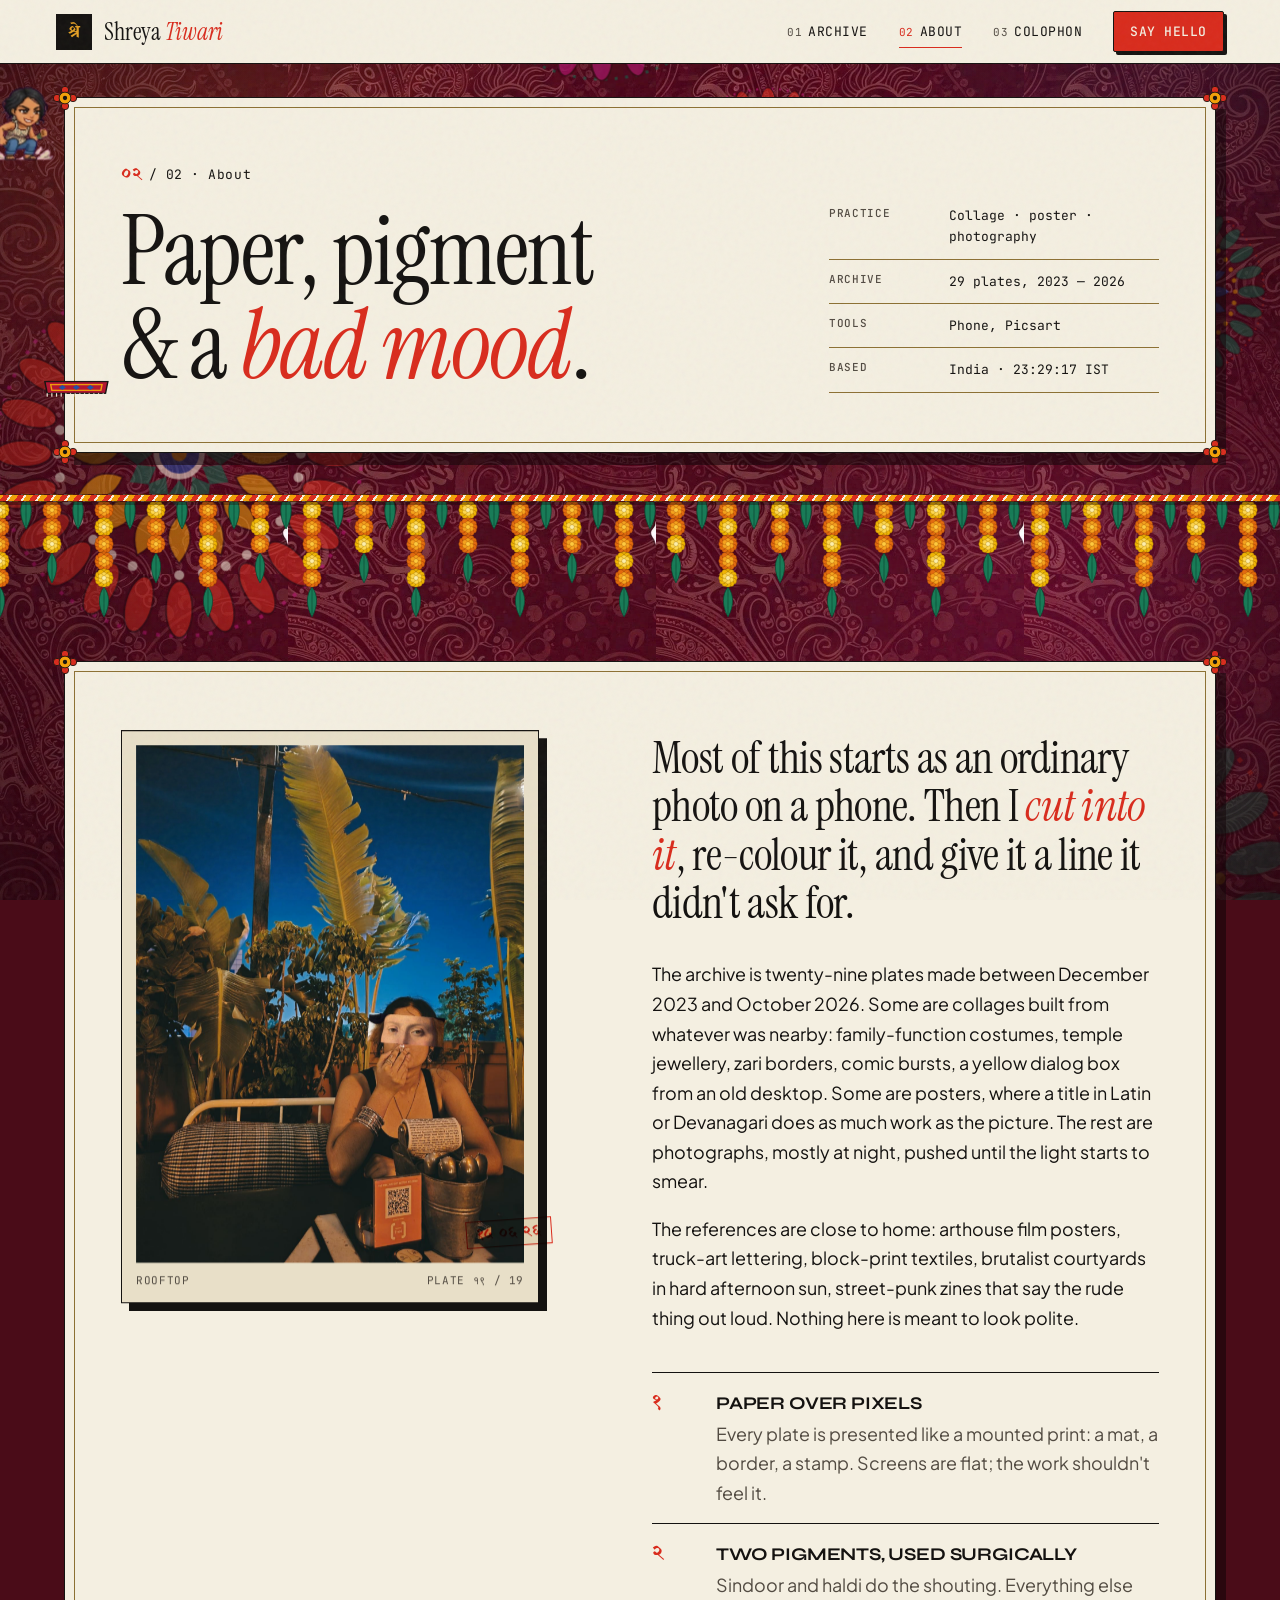
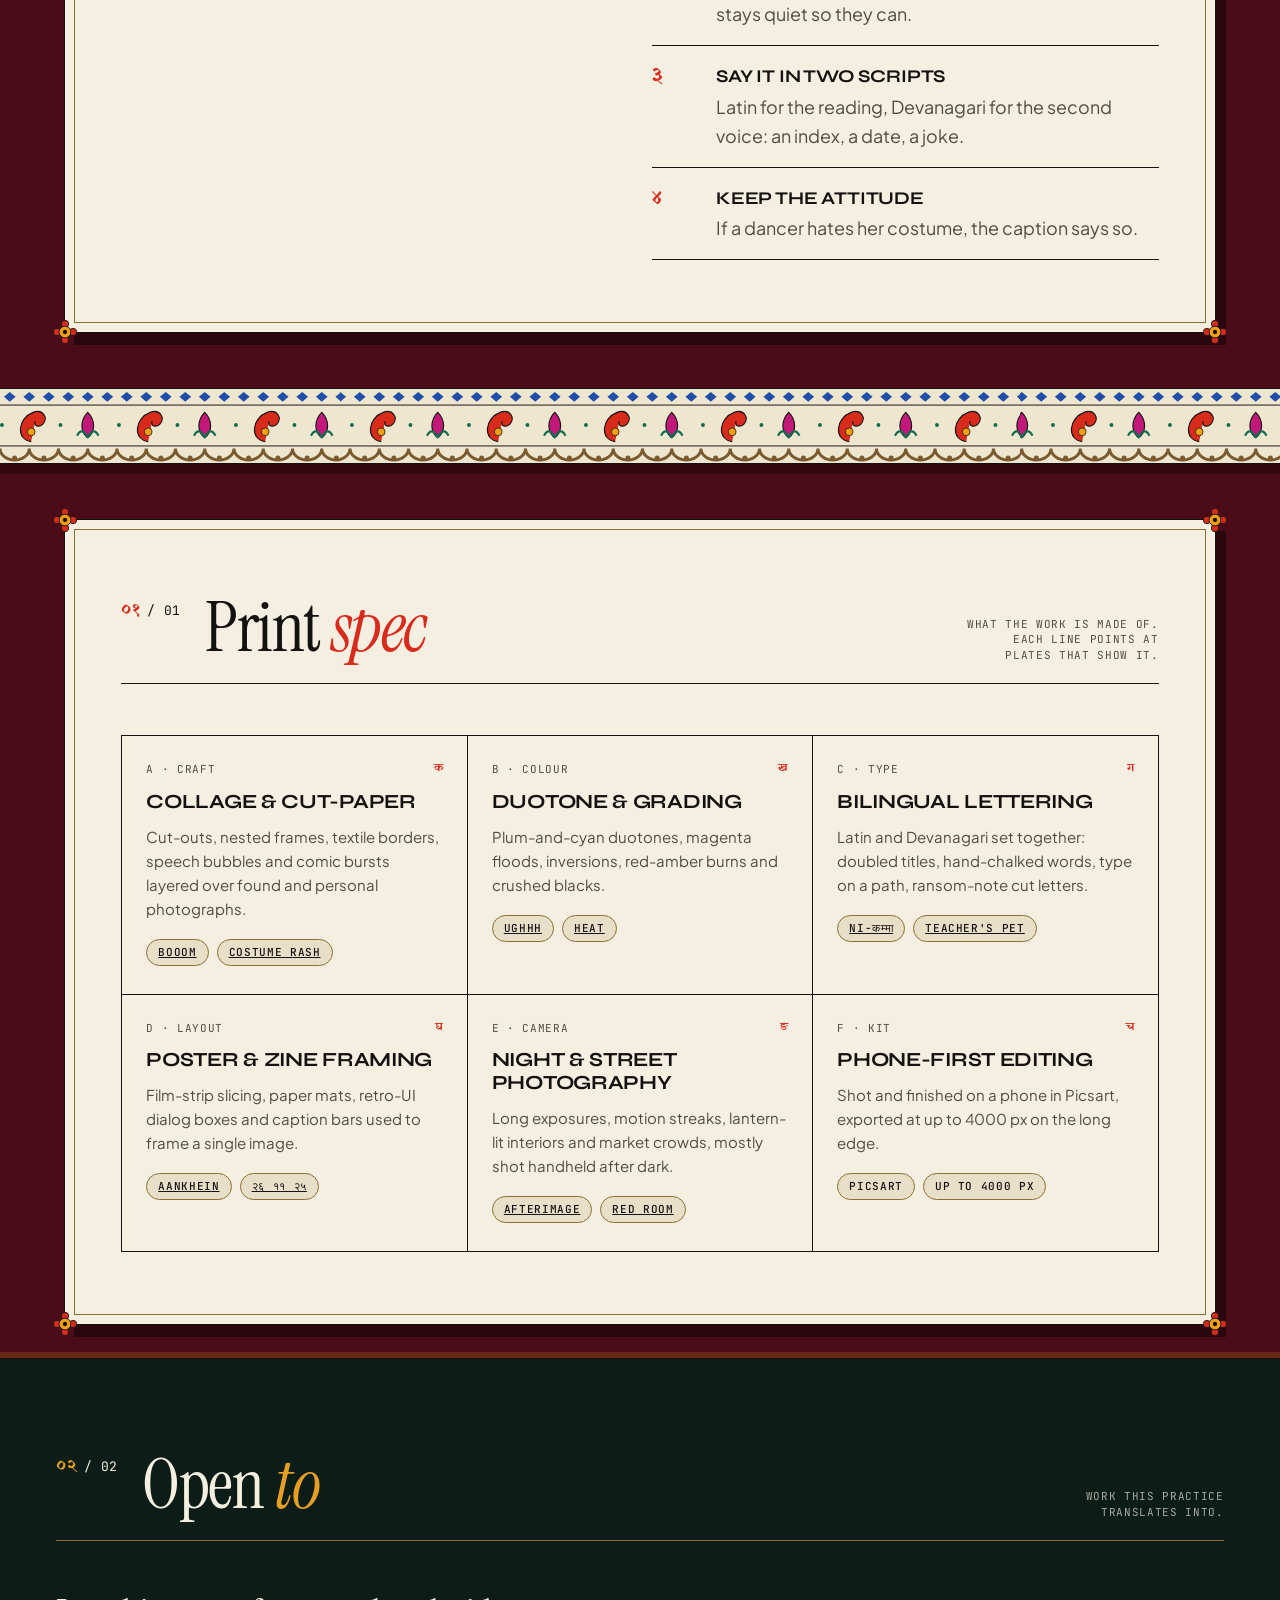
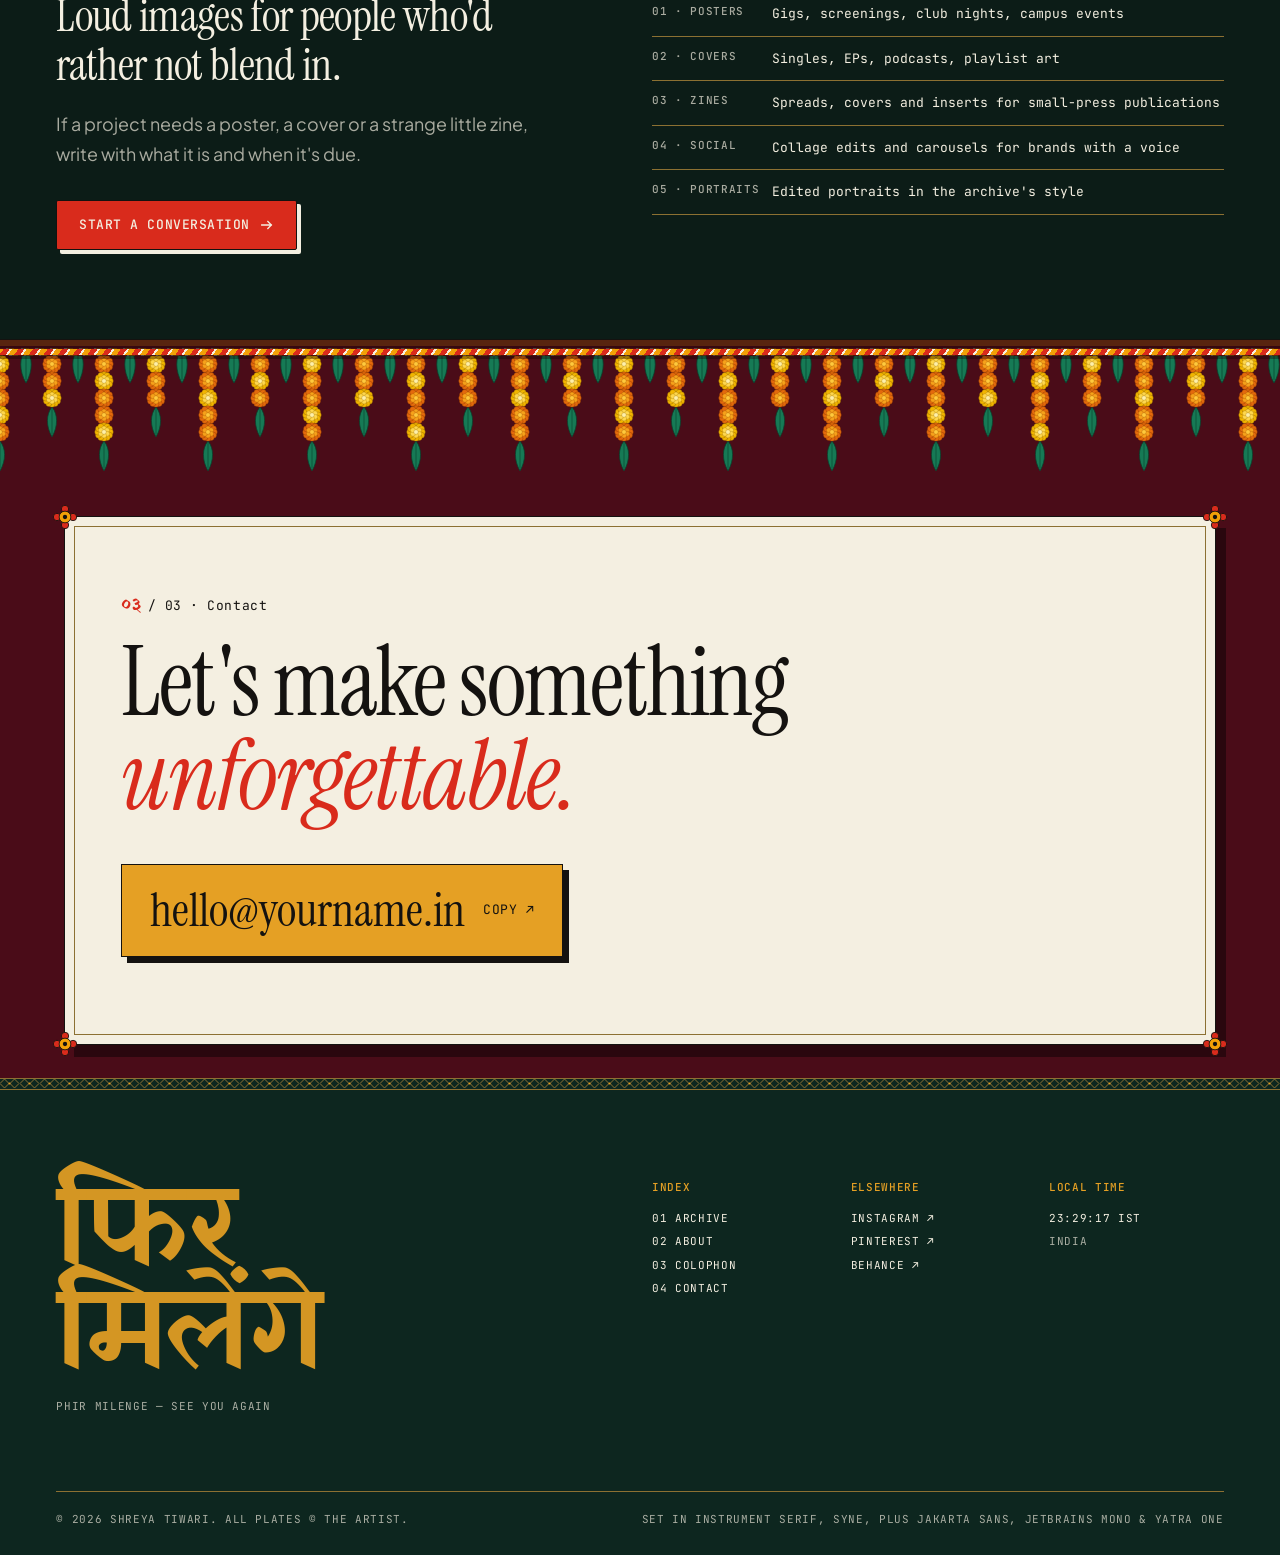
<file: about.html>
<!doctype html>
<html lang="en">
<head>
<meta charset="utf-8">
<meta name="viewport" content="width=device-width, initial-scale=1">
<title>About the practice · Shreya Tiwari</title>
<meta name="description" content="Collage, poster type and night photographs: how the archive is made, what it borrows from, and what it can make for you.">
<meta name="theme-color" content="#F4EFE1">
<link rel="icon" href="data:image/svg+xml,%3Csvg xmlns='http://www.w3.org/2000/svg' viewBox='0 0 32 32'%3E%3Crect width='32' height='32' fill='%23141210'/%3E%3Crect x='7' y='7' width='18' height='18' fill='none' stroke='%23E5A024' stroke-width='2'/%3E%3Ccircle cx='16' cy='16' r='4' fill='%23D92B1C'/%3E%3C/svg%3E">
<link rel="preconnect" href="https://fonts.googleapis.com">
<link rel="preconnect" href="https://fonts.gstatic.com" crossorigin>
<link href="https://fonts.googleapis.com/css2?family=Instrument+Serif:ital@0;1&family=JetBrains+Mono:wght@400;500&family=Plus+Jakarta+Sans:wght@400;500;600&family=Syne:wght@700;800&family=Yatra+One&display=swap" rel="stylesheet">
<link rel="stylesheet" href="css/kagaz.css">
<link rel="stylesheet" href="css/maximal.css">
<link rel="preload" as="image" href="assets/maximal/shreya-sprites-keyed.webp">
<script>document.documentElement.classList.add('js')</script>
</head>
<body class="mx">
<a class="skip" href="#main">Skip to content</a>
<div class="curtain" aria-hidden="true"><div class="curtain__label"><span class="deva">०२</span><span class="mono">About</span></div></div>

<header class="nav">
  <div class="wrap">
    <a class="brand" href="index.html" aria-label="Shreya Tiwari, home">
      <span class="brand__mono" lang="hi" aria-hidden="true">श्रे</span>
      <span class="brand__word">Shreya <em>Tiwari</em></span>
    </a>
    <nav class="nav__links" aria-label="Primary">
      <a href="archive.html"><span class="n">01</span>Archive</a>
      <a href="about.html" aria-current="page"><span class="n">02</span>About</a>
      <a href="system.html"><span class="n">03</span>Colophon</a>
      <a class="btn btn-primary" href="#contact">Say hello</a>
    </nav>
    <button class="nav__toggle" type="button" aria-expanded="false" aria-controls="sheet"><span class="lbl">Index</span><span class="bars" aria-hidden="true"></span></button>
  </div>
</header>
<div class="sheet" id="sheet">
  <ol>
    <li><a href="archive.html"><span class="deva">०१</span><span class="s-title">Archive</span><span class="mono-s muted"><span data-count="all">29</span> plates</span></a></li>
    <li><a href="about.html" aria-current="page"><span class="deva">०२</span><span class="s-title">About</span><span class="mono-s muted">Practice</span></a></li>
    <li><a href="system.html"><span class="deva">०३</span><span class="s-title">Colophon</span><span class="mono-s muted">System</span></a></li>
    <li><a href="#contact"><span class="deva">०४</span><span class="s-title">Contact</span><span class="mono-s muted">Say hello</span></a></li>
  </ol>
  <p class="mono-s muted"><span data-ist class="clock">--:--:-- IST</span> · India</p>
</div>

<main id="main">

<!-- page header -->
<section class="phead turn-b">
  <div class="wrap">
    <div class="g12">
      <div class="phead__t">
        <span class="idx"><span class="deva">०२</span><span>/ 02 · About</span></span>
        <h1 class="display lines" data-shreya-says="hearts|Hi, it&#39;s me!">
          <span><span>Paper, pigment</span></span>
          <span><span>&amp; a <em>bad mood</em>.</span></span>
        </h1>
      </div>
      <div class="phead__m">
        <dl class="spec rise">
          <dt>Practice</dt><dd>Collage · poster · photography</dd>
          <dt>Archive</dt><dd><span data-count="all">29</span> plates, 2023 — 2026</dd>
          <dt>Tools</dt><dd>Phone, Picsart</dd>
          <dt>Based</dt><dd>India · <span data-ist class="clock">--:-- IST</span></dd>
        </dl>
      </div>
    </div>
  </div>
</section>

<div class="mx-toran" aria-hidden="true"><div class="mx-toran__rope" data-ledge></div></div>

<!-- 01 SPREAD — matted plate left (5), pull-quote, narrative and
     a Colophon-style principles list right (6). Parallax on the mat. -->
<section class="section">
  <div class="wrap">
    <div class="g12 spread">
      <figure class="spread__img spread__img--sticky">
        <div class="mat mat--shadow" data-parallax=".06">
          <div class="mat__win wipe" style="aspect-ratio:3/4"><img src="assets/img/rooftop.jpg" alt="Rooftop — wide-angle under banana leaves against a hard blue sky" width="3000" height="4000"></div>
          <figcaption class="mat__cap mono-s"><span>Rooftop</span><span>Plate १९ / 19</span></figcaption>
          <span class="stamp" lang="hi" aria-hidden="true" style="right:-14px;bottom:56px">१५ ०६ २६</span>
        </div>
      </figure>
      <div class="spread__txt">
        <p class="pull rise">Most of this starts as an ordinary photo on a phone. Then I <em>cut into it</em>, re-colour it, and give it a line it didn't ask for.</p>
        <p class="measure rise d1">The archive is twenty-nine plates made between December 2023 and October 2026. Some are collages built from whatever was nearby: family-function costumes, temple jewellery, zari borders, comic bursts, a yellow dialog box from an old desktop. Some are posters, where a title in Latin or Devanagari does as much work as the picture. The rest are photographs, mostly at night, pushed until the light starts to smear.</p>
        <p class="measure rise d2">The references are close to home: arthouse film posters, truck-art lettering, block-print textiles, brutalist courtyards in hard afternoon sun, street-punk zines that say the rude thing out loud. Nothing here is meant to look polite.</p>

        <ol class="principles" aria-label="Principles">
          <li class="rise"><div><b>Paper over pixels</b><span class="muted">Every plate is presented like a mounted print: a mat, a border, a stamp. Screens are flat; the work shouldn't feel it.</span></div></li>
          <li class="rise"><div><b>Two pigments, used surgically</b><span class="muted">Sindoor and haldi do the shouting. Everything else stays quiet so they can.</span></div></li>
          <li class="rise"><div><b>Say it in two scripts</b><span class="muted">Latin for the reading, Devanagari for the second voice: an index, a date, a joke.</span></div></li>
          <li class="rise"><div><b>Keep the attitude</b><span class="muted">If a dancer hates her costume, the caption says so.</span></div></li>
        </ol>
      </div>
    </div>
  </div>
</section>

<div class="mx-frieze" aria-hidden="true" data-ledge><div class="mx-frieze__run"></div></div>

<!-- 02 CAPABILITIES — "print spec" index, 3 × 2 bordered grid.
     Grouped by craft, evidenced by plates in the archive. -->
<section class="section on-parchment turn turn-b">
  <div class="wrap">
    <header class="sec-head">
      <span class="idx"><span class="deva">०१</span><span>/ 01</span></span>
      <h2 class="display-s" data-shreya-says="type|My toolkit">Print <em>spec</em></h2>
      <p class="sec-meta mono-s muted">What the work is made of. Each line points at plates that show it.</p>
    </header>
    <div class="caps">
      <article class="cap rise">
        <div class="cap__n mono-s"><span>A · Craft</span><span lang="hi" class="deva" style="color:var(--accent-sindoor)">क</span></div>
        <h3>Collage &amp; cut-paper</h3>
        <p>Cut-outs, nested frames, textile borders, speech bubbles and comic bursts layered over found and personal photographs.</p>
        <div class="tags"><a class="tag" href="plate.html?w=booom">BOOOM</a><a class="tag" href="plate.html?w=costume-rash">Costume Rash</a></div>
      </article>
      <article class="cap rise d1">
        <div class="cap__n mono-s"><span>B · Colour</span><span lang="hi" class="deva" style="color:var(--accent-sindoor)">ख</span></div>
        <h3>Duotone &amp; grading</h3>
        <p>Plum-and-cyan duotones, magenta floods, inversions, red-amber burns and crushed blacks.</p>
        <div class="tags"><a class="tag" href="plate.html?w=ughhh">UGHHH</a><a class="tag" href="plate.html?w=heat">Heat</a></div>
      </article>
      <article class="cap rise d2">
        <div class="cap__n mono-s"><span>C · Type</span><span lang="hi" class="deva" style="color:var(--accent-sindoor)">ग</span></div>
        <h3>Bilingual lettering</h3>
        <p>Latin and Devanagari set together: doubled titles, hand-chalked words, type on a path, ransom-note cut letters.</p>
        <div class="tags"><a class="tag" href="plate.html?w=nikamma">Ni-कम्मा</a><a class="tag" href="plate.html?w=teachers-pet">Teacher's Pet</a></div>
      </article>
      <article class="cap rise">
        <div class="cap__n mono-s"><span>D · Layout</span><span lang="hi" class="deva" style="color:var(--accent-sindoor)">घ</span></div>
        <h3>Poster &amp; zine framing</h3>
        <p>Film-strip slicing, paper mats, retro-UI dialog boxes and caption bars used to frame a single image.</p>
        <div class="tags"><a class="tag" href="plate.html?w=aankhein">Aankhein</a><a class="tag" href="plate.html?w=burnt-bus">२६ ११ २५</a></div>
      </article>
      <article class="cap rise d1">
        <div class="cap__n mono-s"><span>E · Camera</span><span lang="hi" class="deva" style="color:var(--accent-sindoor)">ङ</span></div>
        <h3>Night &amp; street photography</h3>
        <p>Long exposures, motion streaks, lantern-lit interiors and market crowds, mostly shot handheld after dark.</p>
        <div class="tags"><a class="tag" href="plate.html?w=afterimage">Afterimage</a><a class="tag" href="plate.html?w=red-room">Red Room</a></div>
      </article>
      <article class="cap rise d2">
        <div class="cap__n mono-s"><span>F · Kit</span><span lang="hi" class="deva" style="color:var(--accent-sindoor)">च</span></div>
        <h3>Phone-first editing</h3>
        <p>Shot and finished on a phone in Picsart, exported at up to 4000 px on the long edge.</p>
        <div class="tags"><span class="tag">Picsart</span><span class="tag">Up to 4000 px</span></div>
      </article>
    </div>
  </div>
</section>

<!-- 03 OPEN TO — Courtyard. Asymmetric 5/7: statement left, a ledger
     of the kinds of commission the work translates into, right. -->
<section class="section on-dark">
  <div class="wrap">
    <header class="sec-head">
      <span class="idx"><span class="deva">०२</span><span>/ 02</span></span>
      <h2 class="display-s" data-shreya-says="thumbs|Let&#39;s work!">Open <em>to</em></h2>
      <p class="sec-meta mono-s muted">Work this practice translates into.</p>
    </header>
    <div class="g12" style="row-gap:40px;align-items:start">
      <div class="opento__a rise">
        <p class="pull" style="color:var(--ink-cream)">Loud images for people who'd rather not blend in.</p>
        <p class="muted" style="margin-top:20px;max-width:40ch">If a project needs a poster, a cover or a strange little zine, write with what it is and when it's due.</p>
        <p style="margin-top:32px"><a class="btn btn-primary" href="#contact">Start a conversation <svg class="ico" viewBox="0 0 16 16" aria-hidden="true"><path d="M2 8h11M9 4l4 4-4 4"/></svg></a></p>
      </div>
      <div class="opento__b">
        <dl class="spec">
          <dt>01 · Posters</dt><dd>Gigs, screenings, club nights, campus events</dd>
          <dt>02 · Covers</dt><dd>Singles, EPs, podcasts, playlist art</dd>
          <dt>03 · Zines</dt><dd>Spreads, covers and inserts for small-press publications</dd>
          <dt>04 · Social</dt><dd>Collage edits and carousels for brands with a voice</dd>
          <dt>05 · Portraits</dt><dd>Edited portraits in the archive's style</dd>
        </dl>
      </div>
    </div>
  </div>
</section>

<div class="mx-toran" aria-hidden="true"><div class="mx-toran__rope" data-ledge></div></div>

<!-- 04 CONTACT -->
<section id="contact" class="section on-parchment turn contact">
  <div class="wrap">
    <span class="idx"><span class="deva">०३</span><span>/ 03 · Contact</span></span>
    <h2 class="display lines" style="margin-top:18px" data-shreya-says="thumbs|Write to me!">
      <span><span>Let's make something</span></span>
      <span><span><em>unforgettable.</em></span></span>
    </h2>
    <a class="email-btn rise" href="mailto:hello@yourname.in" data-email data-copy-email>
      <span data-email-text>hello@yourname.in</span><span class="mono">Copy ↗</span>
    </a>
    <p class="copy-note mono-s" role="status" aria-live="polite"></p>
  </div>
</section>

</main>

<div class="trim trim--dark" role="presentation"></div>
<footer class="footer on-dark">
  <div class="wrap">
    <div class="g12 footer__grid">
      <div style="grid-column:span 5">
        <p class="footer__sign" lang="hi">फिर मिलेंगे</p>
        <p class="mono-s muted" style="margin-top:12px">phir milenge — see you again</p>
      </div>
      <div style="grid-column:7 / span 2">
        <h3>Index</h3>
        <ul class="mono-s">
          <li><a href="archive.html">01 Archive</a></li>
          <li><a href="about.html">02 About</a></li>
          <li><a href="system.html">03 Colophon</a></li>
          <li><a href="#contact">04 Contact</a></li>
        </ul>
      </div>
      <div style="grid-column:span 2">
        <h3>Elsewhere</h3>
        <ul class="mono-s">
          <li><a href="#" data-social="instagram" rel="noopener">Instagram ↗</a></li>
          <li><a href="#" data-social="pinterest" rel="noopener">Pinterest ↗</a></li>
          <li><a href="#" data-social="behance" rel="noopener">Behance ↗</a></li>
        </ul>
      </div>
      <div style="grid-column:span 2">
        <h3>Local time</h3>
        <p class="mono-s clock" data-ist>--:--:-- IST</p>
        <p class="mono-s muted" style="margin-top:8px">India</p>
      </div>
    </div>
    <div class="footer__base mono-s muted">
      <span>© <span data-year>2026</span> Shreya Tiwari. All plates © the artist.</span>
      <span>Set in Instrument Serif, Syne, Plus Jakarta Sans, JetBrains Mono &amp; Yatra One</span>
    </div>
  </div>
</footer>

<script src="js/works.js"></script>
<script src="js/site.js"></script>
<script src="js/maximal.js"></script>
</body>
</html>
</file>
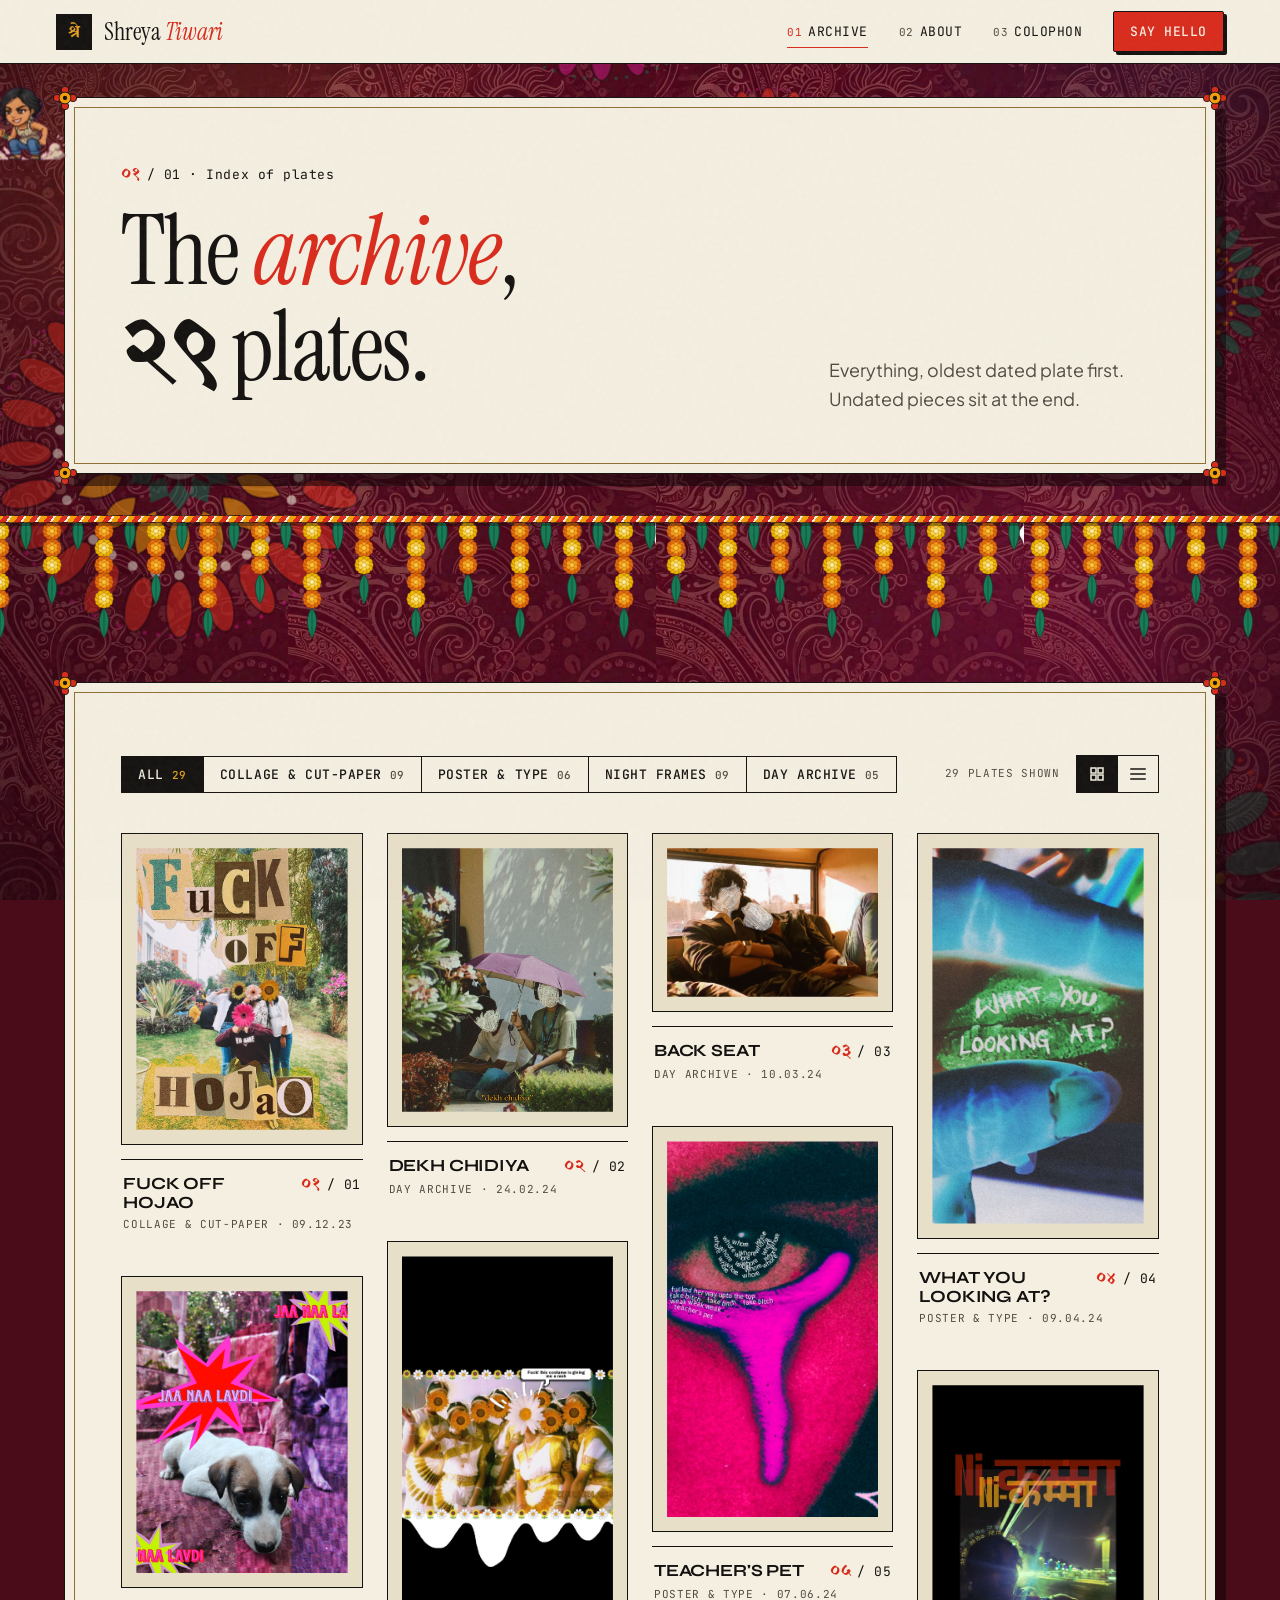
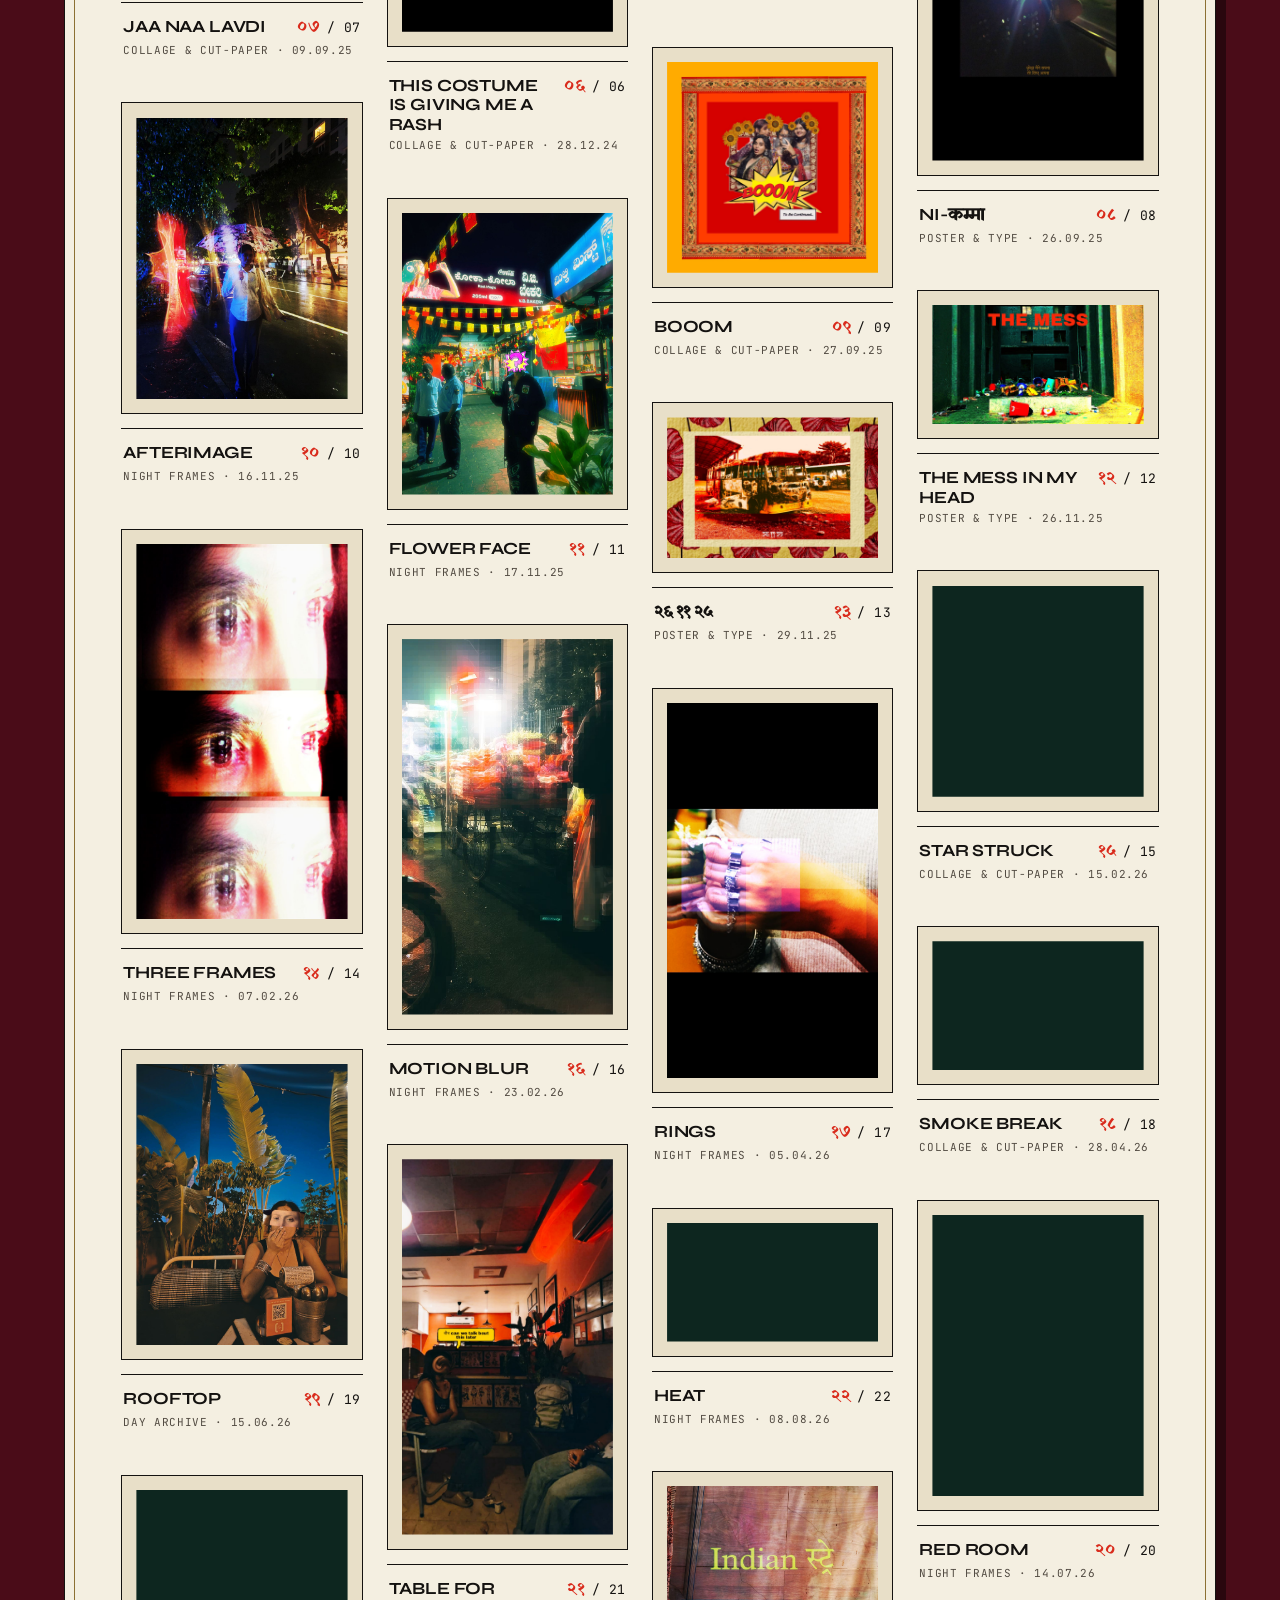
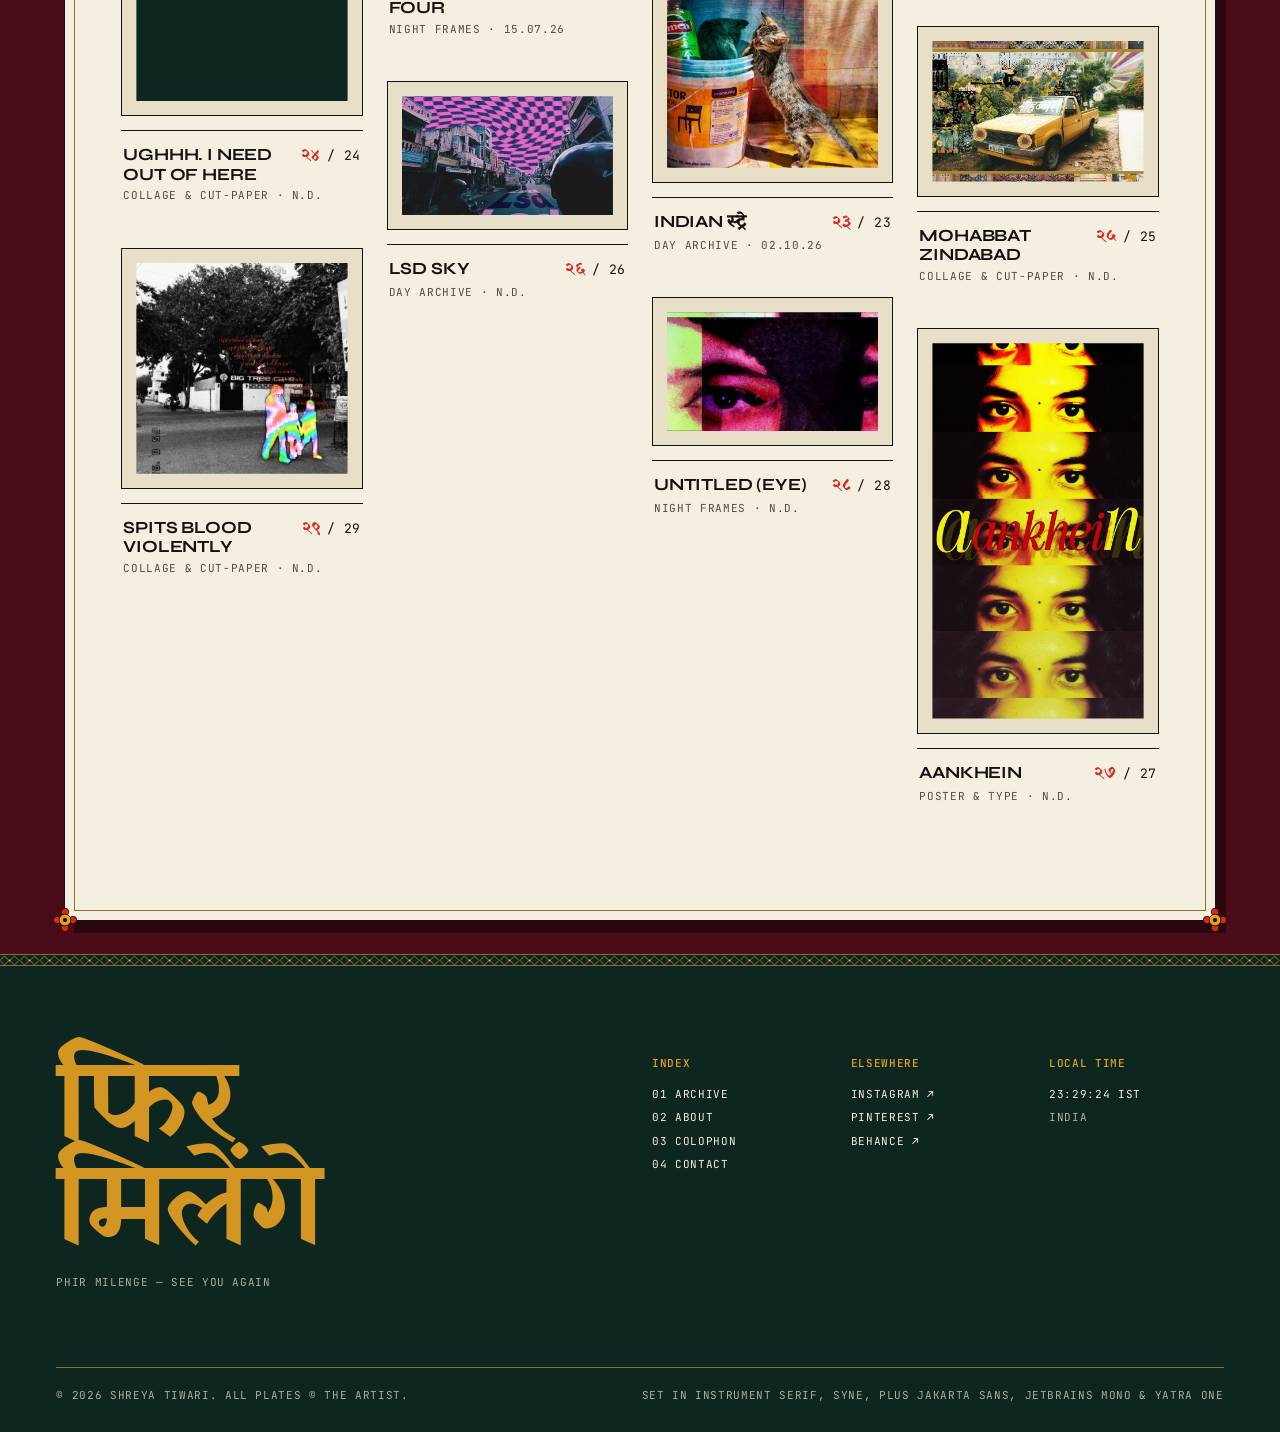
<file: archive.html>
<!doctype html>
<html lang="en">
<head>
<meta charset="utf-8">
<meta name="viewport" content="width=device-width, initial-scale=1">
<title>The Archive — 29 plates · Shreya Tiwari</title>
<meta name="description" content="Every plate in the archive: collage, poster type, night frames and daylight photographs, 2023–2026. Filter by series or read it as a ledger.">
<meta name="theme-color" content="#F4EFE1">
<link rel="icon" href="data:image/svg+xml,%3Csvg xmlns='http://www.w3.org/2000/svg' viewBox='0 0 32 32'%3E%3Crect width='32' height='32' fill='%23141210'/%3E%3Crect x='7' y='7' width='18' height='18' fill='none' stroke='%23E5A024' stroke-width='2'/%3E%3Ccircle cx='16' cy='16' r='4' fill='%23D92B1C'/%3E%3C/svg%3E">
<link rel="preconnect" href="https://fonts.googleapis.com">
<link rel="preconnect" href="https://fonts.gstatic.com" crossorigin>
<link href="https://fonts.googleapis.com/css2?family=Instrument+Serif:ital@0;1&family=JetBrains+Mono:wght@400;500&family=Plus+Jakarta+Sans:wght@400;500;600&family=Syne:wght@700;800&family=Yatra+One&display=swap" rel="stylesheet">
<link rel="stylesheet" href="css/kagaz.css">
<link rel="stylesheet" href="css/maximal.css">
<link rel="preload" as="image" href="assets/maximal/shreya-sprites-keyed.webp">
<script>document.documentElement.classList.add('js')</script>
</head>
<body class="mx">
<a class="skip" href="#main">Skip to content</a>
<div class="curtain" aria-hidden="true"><div class="curtain__label"><span class="deva">०१</span><span class="mono">The Archive</span></div></div>

<header class="nav">
  <div class="wrap">
    <a class="brand" href="index.html" aria-label="Shreya Tiwari, home">
      <span class="brand__mono" lang="hi" aria-hidden="true">श्रे</span>
      <span class="brand__word">Shreya <em>Tiwari</em></span>
    </a>
    <nav class="nav__links" aria-label="Primary">
      <a href="archive.html" aria-current="page"><span class="n">01</span>Archive</a>
      <a href="about.html"><span class="n">02</span>About</a>
      <a href="system.html"><span class="n">03</span>Colophon</a>
      <a class="btn btn-primary" href="index.html#contact">Say hello</a>
    </nav>
    <button class="nav__toggle" type="button" aria-expanded="false" aria-controls="sheet"><span class="lbl">Index</span><span class="bars" aria-hidden="true"></span></button>
  </div>
</header>
<div class="sheet" id="sheet">
  <ol>
    <li><a href="archive.html" aria-current="page"><span class="deva">०१</span><span class="s-title">Archive</span><span class="mono-s muted"><span data-count="all">29</span> plates</span></a></li>
    <li><a href="about.html"><span class="deva">०२</span><span class="s-title">About</span><span class="mono-s muted">Practice</span></a></li>
    <li><a href="system.html"><span class="deva">०३</span><span class="s-title">Colophon</span><span class="mono-s muted">System</span></a></li>
    <li><a href="index.html#contact"><span class="deva">०४</span><span class="s-title">Contact</span><span class="mono-s muted">Say hello</span></a></li>
  </ol>
  <p class="mono-s muted"><span data-ist class="clock">--:--:-- IST</span> · India</p>
</div>

<main id="main">

<!-- page header: title left (8 cols), live series description right (4) -->
<section class="phead turn-b">
  <div class="wrap">
    <div class="g12">
      <div class="phead__t">
        <span class="idx"><span class="deva">०१</span><span>/ 01 · Index of plates</span></span>
        <h1 class="display lines" data-shreya-says="hearts|All of them!">
          <span><span>The <em>archive</em>,</span></span>
          <span><span><span lang="hi" class="deva" data-count="all" data-deva>२९</span> plates.</span></span>
        </h1>
      </div>
      <div class="phead__m">
        <p class="muted rise" data-series-desc aria-live="polite">Everything, oldest dated plate first. Undated pieces sit at the end.</p>
      </div>
    </div>
  </div>
</section>

<div class="mx-toran" aria-hidden="true"><div class="mx-toran__rope" data-ledge></div></div>

<section class="section" style="padding-top:clamp(32px,4vw,56px)">
  <div class="wrap">
    <div class="archive-tools">
      <div class="filters" role="group" aria-label="Filter by series" data-shreya-says="think|Pick a series"></div>
      <div style="display:flex;align-items:center;gap:16px">
        <span class="mono-s muted" data-filter-status role="status"></span>
        <div class="view-toggle" role="group" aria-label="View">
          <button type="button" data-view="grid" aria-pressed="true" aria-label="Grid view"><svg class="ico" viewBox="0 0 16 16" aria-hidden="true"><path d="M2 2h5v5H2zM9 2h5v5H9zM2 9h5v5H2zM9 9h5v5H9z"/></svg></button>
          <button type="button" data-view="ledger" aria-pressed="false" aria-label="Ledger view"><svg class="ico" viewBox="0 0 16 16" aria-hidden="true"><path d="M1 3h14M1 8h14M1 13h14"/></svg></button>
        </div>
      </div>
    </div>

    <div data-view-grid>
      <div class="masonry" data-archive></div>
    </div>

    <div data-view-ledger hidden>
      <table class="ledger">
        <caption class="visually-hidden">All plates as a ledger</caption>
        <thead><tr><th>Date</th><th aria-label="Thumbnail"></th><th>Plate</th><th class="l-series">Series</th></tr></thead>
        <tbody data-ledger></tbody>
      </table>
    </div>

    <noscript><p class="archive-empty mono">The archive is built from js/works.js. Turn on JavaScript to browse it.</p></noscript>
  </div>
</section>

</main>

<div class="trim trim--dark" role="presentation"></div>
<footer class="footer on-dark">
  <div class="wrap">
    <div class="g12 footer__grid">
      <div style="grid-column:span 5">
        <p class="footer__sign" lang="hi">फिर मिलेंगे</p>
        <p class="mono-s muted" style="margin-top:12px">phir milenge — see you again</p>
      </div>
      <div style="grid-column:7 / span 2">
        <h3>Index</h3>
        <ul class="mono-s">
          <li><a href="archive.html">01 Archive</a></li>
          <li><a href="about.html">02 About</a></li>
          <li><a href="system.html">03 Colophon</a></li>
          <li><a href="index.html#contact">04 Contact</a></li>
        </ul>
      </div>
      <div style="grid-column:span 2">
        <h3>Elsewhere</h3>
        <ul class="mono-s">
          <li><a href="#" data-social="instagram" rel="noopener">Instagram ↗</a></li>
          <li><a href="#" data-social="pinterest" rel="noopener">Pinterest ↗</a></li>
          <li><a href="#" data-social="behance" rel="noopener">Behance ↗</a></li>
        </ul>
      </div>
      <div style="grid-column:span 2">
        <h3>Local time</h3>
        <p class="mono-s clock" data-ist>--:--:-- IST</p>
        <p class="mono-s muted" style="margin-top:8px">India</p>
      </div>
    </div>
    <div class="footer__base mono-s muted">
      <span>© <span data-year>2026</span> Shreya Tiwari. All plates © the artist.</span>
      <span>Set in Instrument Serif, Syne, Plus Jakarta Sans, JetBrains Mono &amp; Yatra One</span>
    </div>
  </div>
</footer>

<script src="js/works.js"></script>
<script src="js/site.js"></script>
<script src="js/maximal.js"></script>
</body>
</html>
</file>
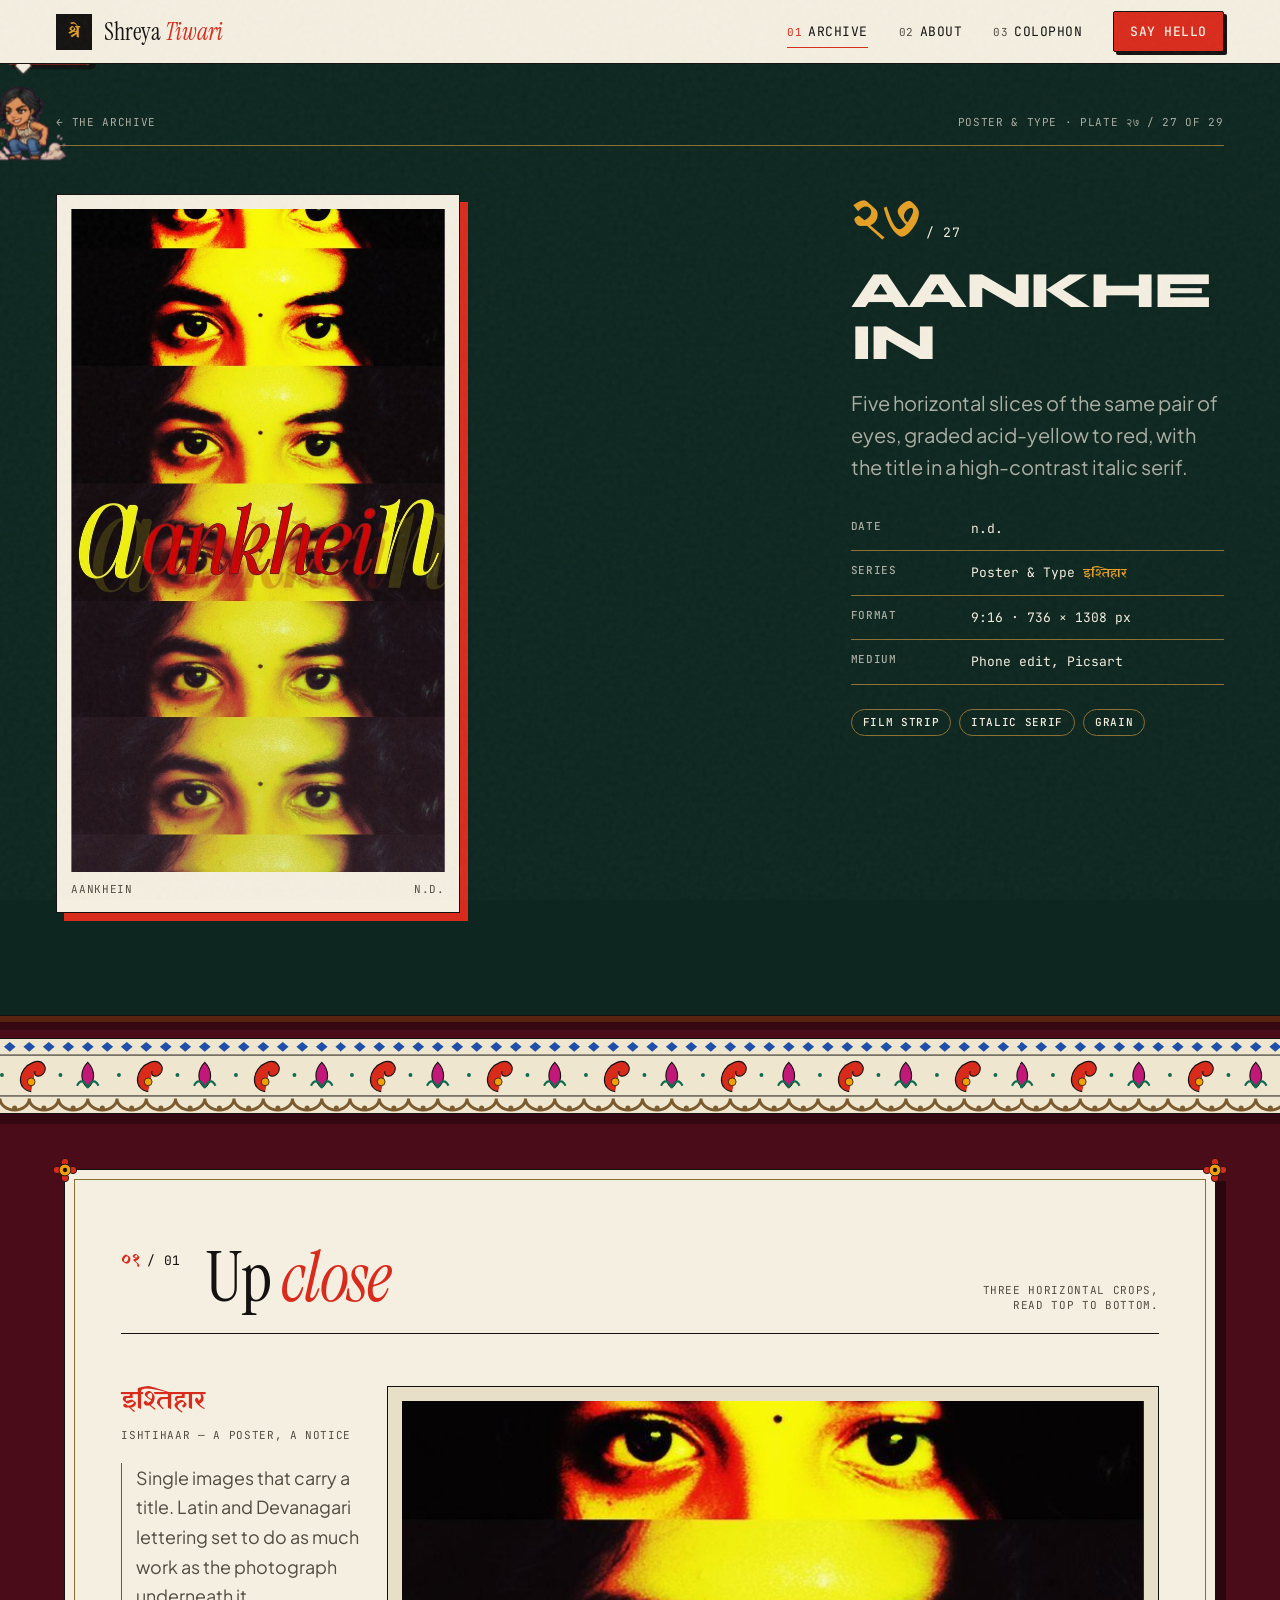
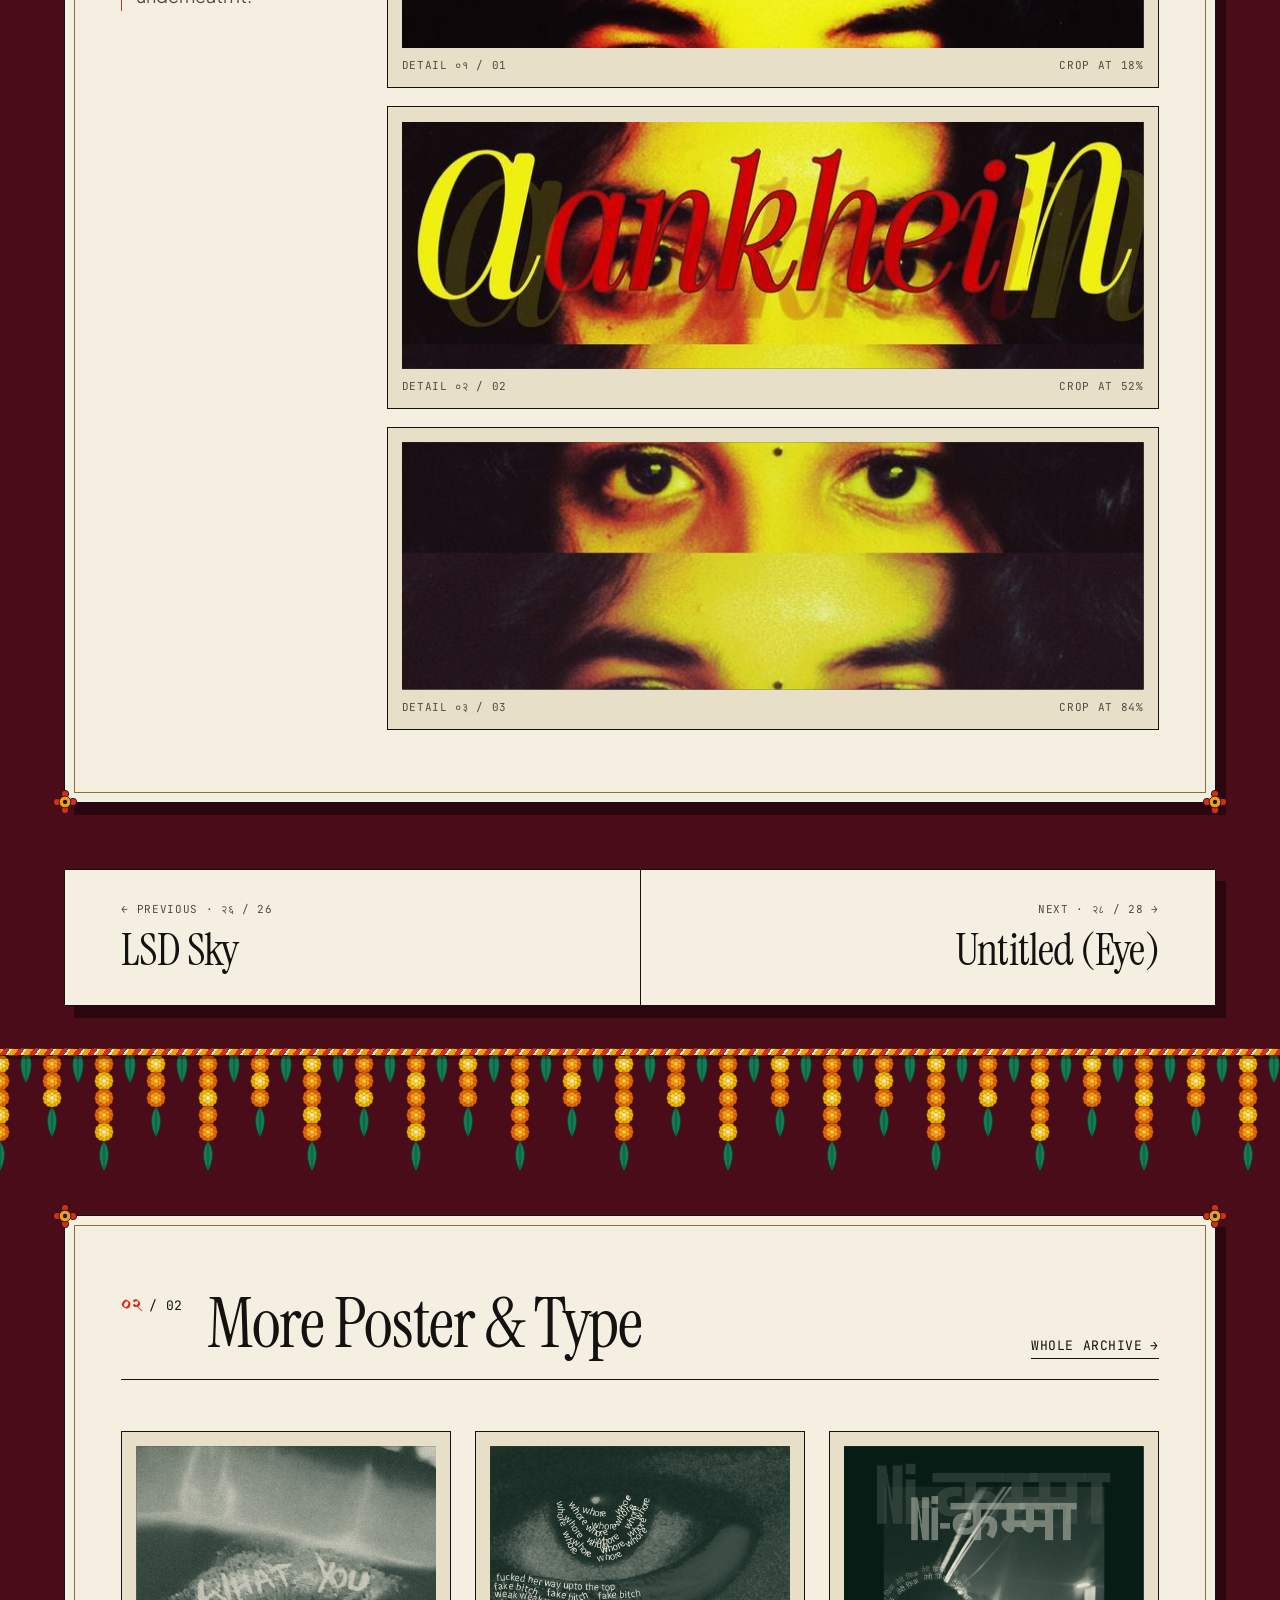
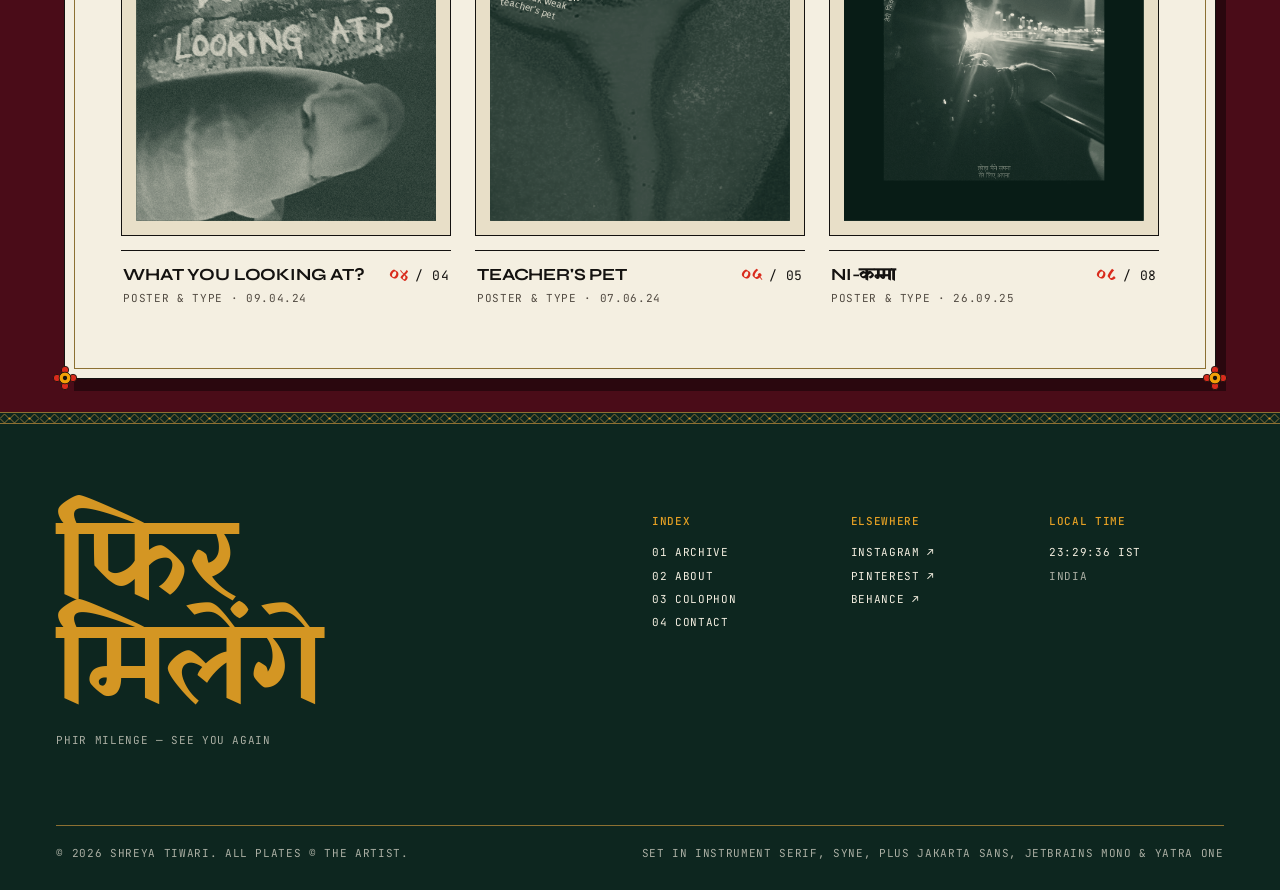
<file: plate.html>
<!doctype html>
<html lang="en">
<head>
<meta charset="utf-8">
<meta name="viewport" content="width=device-width, initial-scale=1">
<title>Plate · Shreya Tiwari</title>
<meta name="description" content="A plate from the archive.">
<meta name="theme-color" content="#0D261F">
<link rel="icon" href="data:image/svg+xml,%3Csvg xmlns='http://www.w3.org/2000/svg' viewBox='0 0 32 32'%3E%3Crect width='32' height='32' fill='%23141210'/%3E%3Crect x='7' y='7' width='18' height='18' fill='none' stroke='%23E5A024' stroke-width='2'/%3E%3Ccircle cx='16' cy='16' r='4' fill='%23D92B1C'/%3E%3C/svg%3E">
<link rel="preconnect" href="https://fonts.googleapis.com">
<link rel="preconnect" href="https://fonts.gstatic.com" crossorigin>
<link href="https://fonts.googleapis.com/css2?family=Instrument+Serif:ital@0;1&family=JetBrains+Mono:wght@400;500&family=Plus+Jakarta+Sans:wght@400;500;600&family=Syne:wght@700;800&family=Yatra+One&display=swap" rel="stylesheet">
<link rel="stylesheet" href="css/kagaz.css">
<link rel="stylesheet" href="css/maximal.css">
<link rel="preload" as="image" href="assets/maximal/shreya-sprites-keyed.webp">
<script>document.documentElement.classList.add('js')</script>
</head>
<body class="mx">
<a class="skip" href="#main">Skip to content</a>
<div class="curtain" aria-hidden="true"><div class="curtain__label"><span class="deva">श्रे</span><span class="mono">Opening plate…</span></div></div>

<header class="nav">
  <div class="wrap">
    <a class="brand" href="index.html" aria-label="Shreya Tiwari, home">
      <span class="brand__mono" lang="hi" aria-hidden="true">श्रे</span>
      <span class="brand__word">Shreya <em>Tiwari</em></span>
    </a>
    <nav class="nav__links" aria-label="Primary">
      <a href="archive.html" aria-current="page"><span class="n">01</span>Archive</a>
      <a href="about.html"><span class="n">02</span>About</a>
      <a href="system.html"><span class="n">03</span>Colophon</a>
      <a class="btn btn-primary" href="index.html#contact">Say hello</a>
    </nav>
    <button class="nav__toggle" type="button" aria-expanded="false" aria-controls="sheet"><span class="lbl">Index</span><span class="bars" aria-hidden="true"></span></button>
  </div>
</header>
<div class="sheet" id="sheet">
  <ol>
    <li><a href="archive.html"><span class="deva">०१</span><span class="s-title">Archive</span><span class="mono-s muted"><span data-count="all">29</span> plates</span></a></li>
    <li><a href="about.html"><span class="deva">०२</span><span class="s-title">About</span><span class="mono-s muted">Practice</span></a></li>
    <li><a href="system.html"><span class="deva">०३</span><span class="s-title">Colophon</span><span class="mono-s muted">System</span></a></li>
    <li><a href="index.html#contact"><span class="deva">०४</span><span class="s-title">Contact</span><span class="mono-s muted">Say hello</span></a></li>
  </ol>
  <p class="mono-s muted"><span data-ist class="clock">--:--:-- IST</span> · India</p>
</div>

<main id="main" data-plate>

<!-- PLATE HERO — Courtyard. 7/4 split: matted image left (hard
     Sindoor shadow, Devanagari date stamp), sticky spec column right.
     Landscape plates switch to a full-width image with a 5/6 text row. -->
<section class="cs-hero on-dark">
  <div class="wrap">
    <nav class="cs-crumbs" data-cs-crumbs aria-label="Breadcrumb"></nav>
    <div class="g12 cs-grid">
      <figure class="cs-media" data-cs-media></figure>
      <aside class="cs-side" data-cs-side></aside>
    </div>
  </div>
</section>

<div class="mx-frieze" aria-hidden="true" data-ledge><div class="mx-frieze__run"></div></div>

<!-- DETAILS — Kagaz. Narrow side-note column + three 3:1 film-strip
     crops of the same plate (top / middle / bottom), echoing Aankhein. -->
<section class="section turn">
  <div class="wrap">
    <header class="sec-head">
      <span class="idx"><span class="deva">०१</span><span>/ 01</span></span>
      <h2 class="display-s" data-shreya-says="surprised|Look closer!">Up <em>close</em></h2>
      <p class="sec-meta mono-s muted">Three horizontal crops, read top to bottom.</p>
    </header>
    <div class="g12 details">
      <div class="details__note">
        <p data-cs-series style="margin-bottom:16px"></p>
        <p class="sidenote" data-cs-series-desc></p>
      </div>
      <div class="details__strips" data-cs-strips></div>
    </div>
  </div>
</section>

<!-- PREVIOUS / NEXT — oversized serif titles, Haldi fill on hover -->
<nav class="pn" data-cs-pn aria-label="Previous and next plates"></nav>

<div class="mx-toran" aria-hidden="true"><div class="mx-toran__rope" data-ledge></div></div>

<!-- MORE FROM THE SERIES — duotone cards that snap to colour -->
<section class="section section--tight">
  <div class="wrap">
    <header class="sec-head">
      <span class="idx"><span class="deva">०२</span><span>/ 02</span></span>
      <h2 class="display-s" data-cs-related-title data-shreya-says="hearts|More like this">More from the series</h2>
      <a class="sec-meta link" href="archive.html">Whole archive <span class="arr">→</span></a>
    </header>
    <div class="related" data-cs-related></div>
  </div>
</section>

<noscript><div class="wrap section"><p class="mono">Plates are built from js/works.js. Turn on JavaScript to view this plate.</p></div></noscript>
</main>

<div class="trim trim--dark" role="presentation"></div>
<footer class="footer on-dark">
  <div class="wrap">
    <div class="g12 footer__grid">
      <div style="grid-column:span 5">
        <p class="footer__sign" lang="hi">फिर मिलेंगे</p>
        <p class="mono-s muted" style="margin-top:12px">phir milenge — see you again</p>
      </div>
      <div style="grid-column:7 / span 2">
        <h3>Index</h3>
        <ul class="mono-s">
          <li><a href="archive.html">01 Archive</a></li>
          <li><a href="about.html">02 About</a></li>
          <li><a href="system.html">03 Colophon</a></li>
          <li><a href="index.html#contact">04 Contact</a></li>
        </ul>
      </div>
      <div style="grid-column:span 2">
        <h3>Elsewhere</h3>
        <ul class="mono-s">
          <li><a href="#" data-social="instagram" rel="noopener">Instagram ↗</a></li>
          <li><a href="#" data-social="pinterest" rel="noopener">Pinterest ↗</a></li>
          <li><a href="#" data-social="behance" rel="noopener">Behance ↗</a></li>
        </ul>
      </div>
      <div style="grid-column:span 2">
        <h3>Local time</h3>
        <p class="mono-s clock" data-ist>--:--:-- IST</p>
        <p class="mono-s muted" style="margin-top:8px">India</p>
      </div>
    </div>
    <div class="footer__base mono-s muted">
      <span>© <span data-year>2026</span> Shreya Tiwari. All plates © the artist.</span>
      <span>Set in Instrument Serif, Syne, Plus Jakarta Sans, JetBrains Mono &amp; Yatra One</span>
    </div>
  </div>
</footer>

<script src="js/works.js"></script>
<script src="js/site.js"></script>
<script src="js/maximal.js"></script>
</body>
</html>
</file>
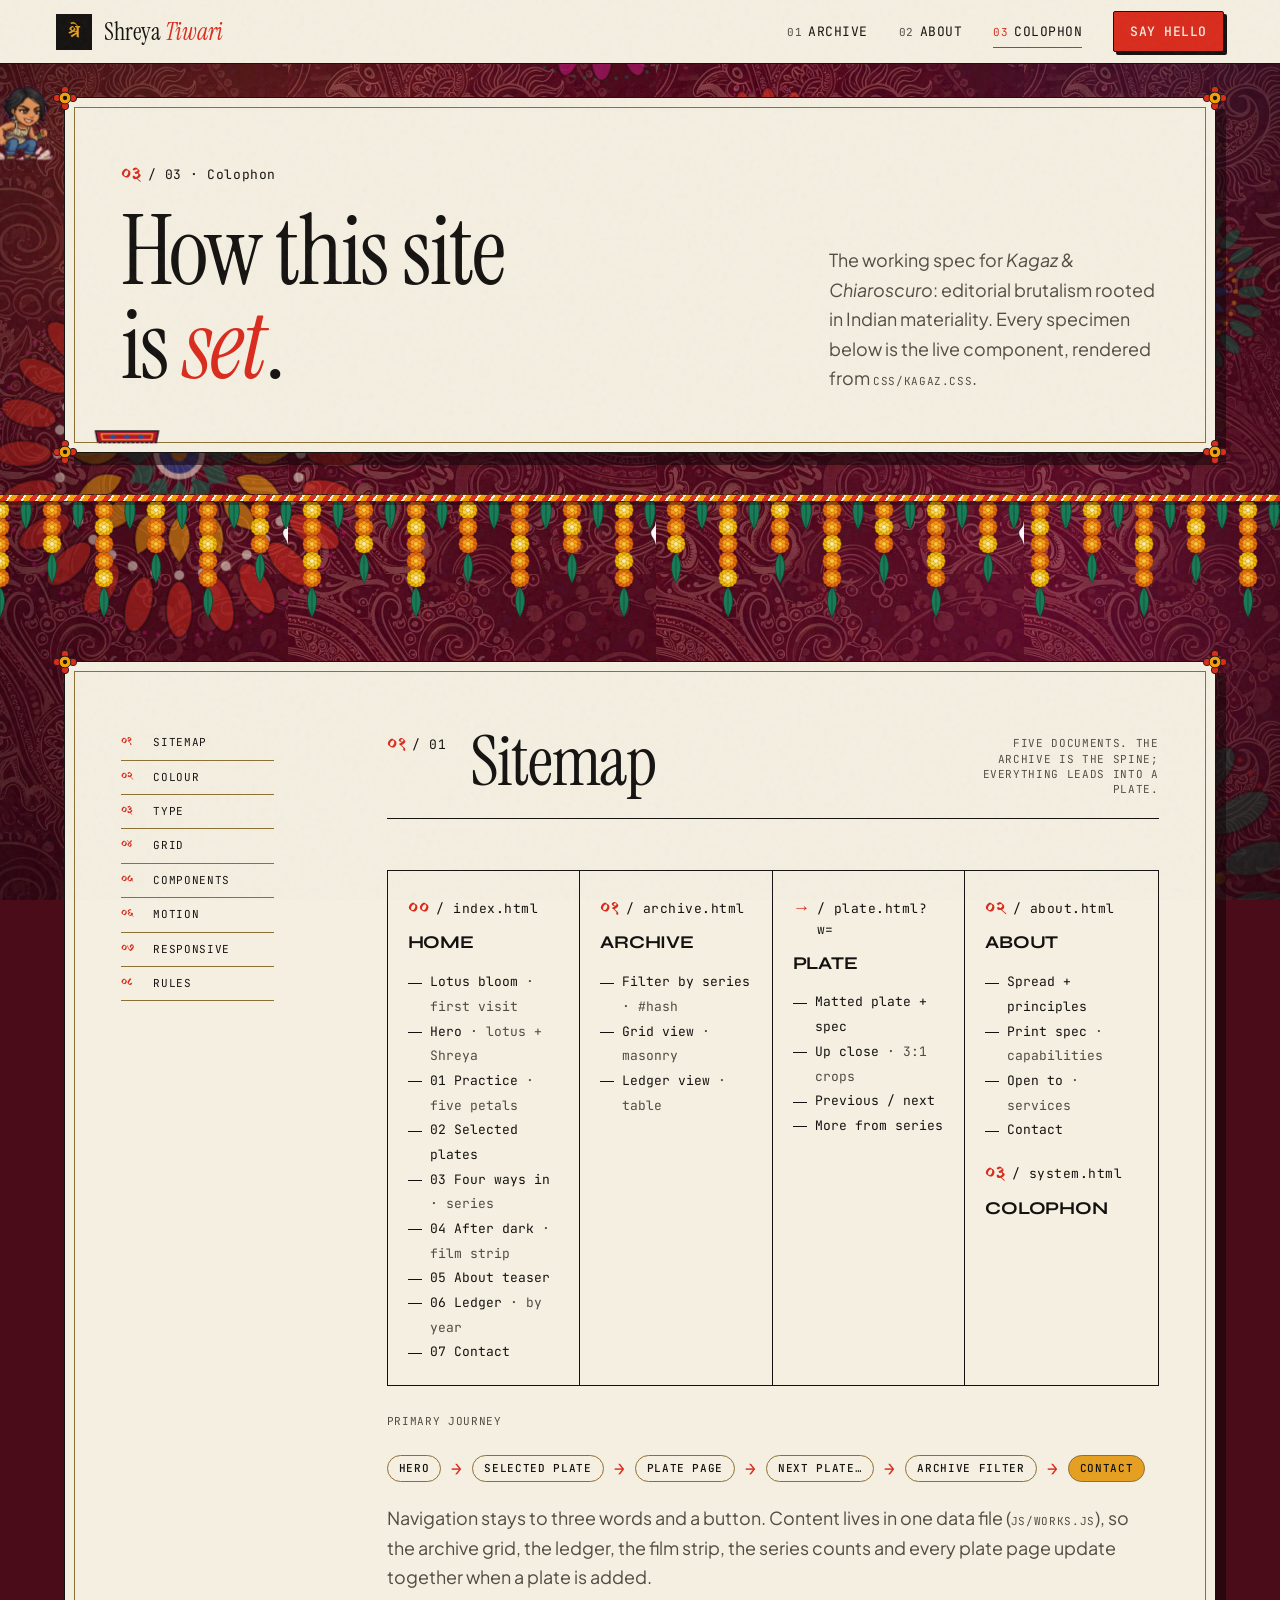
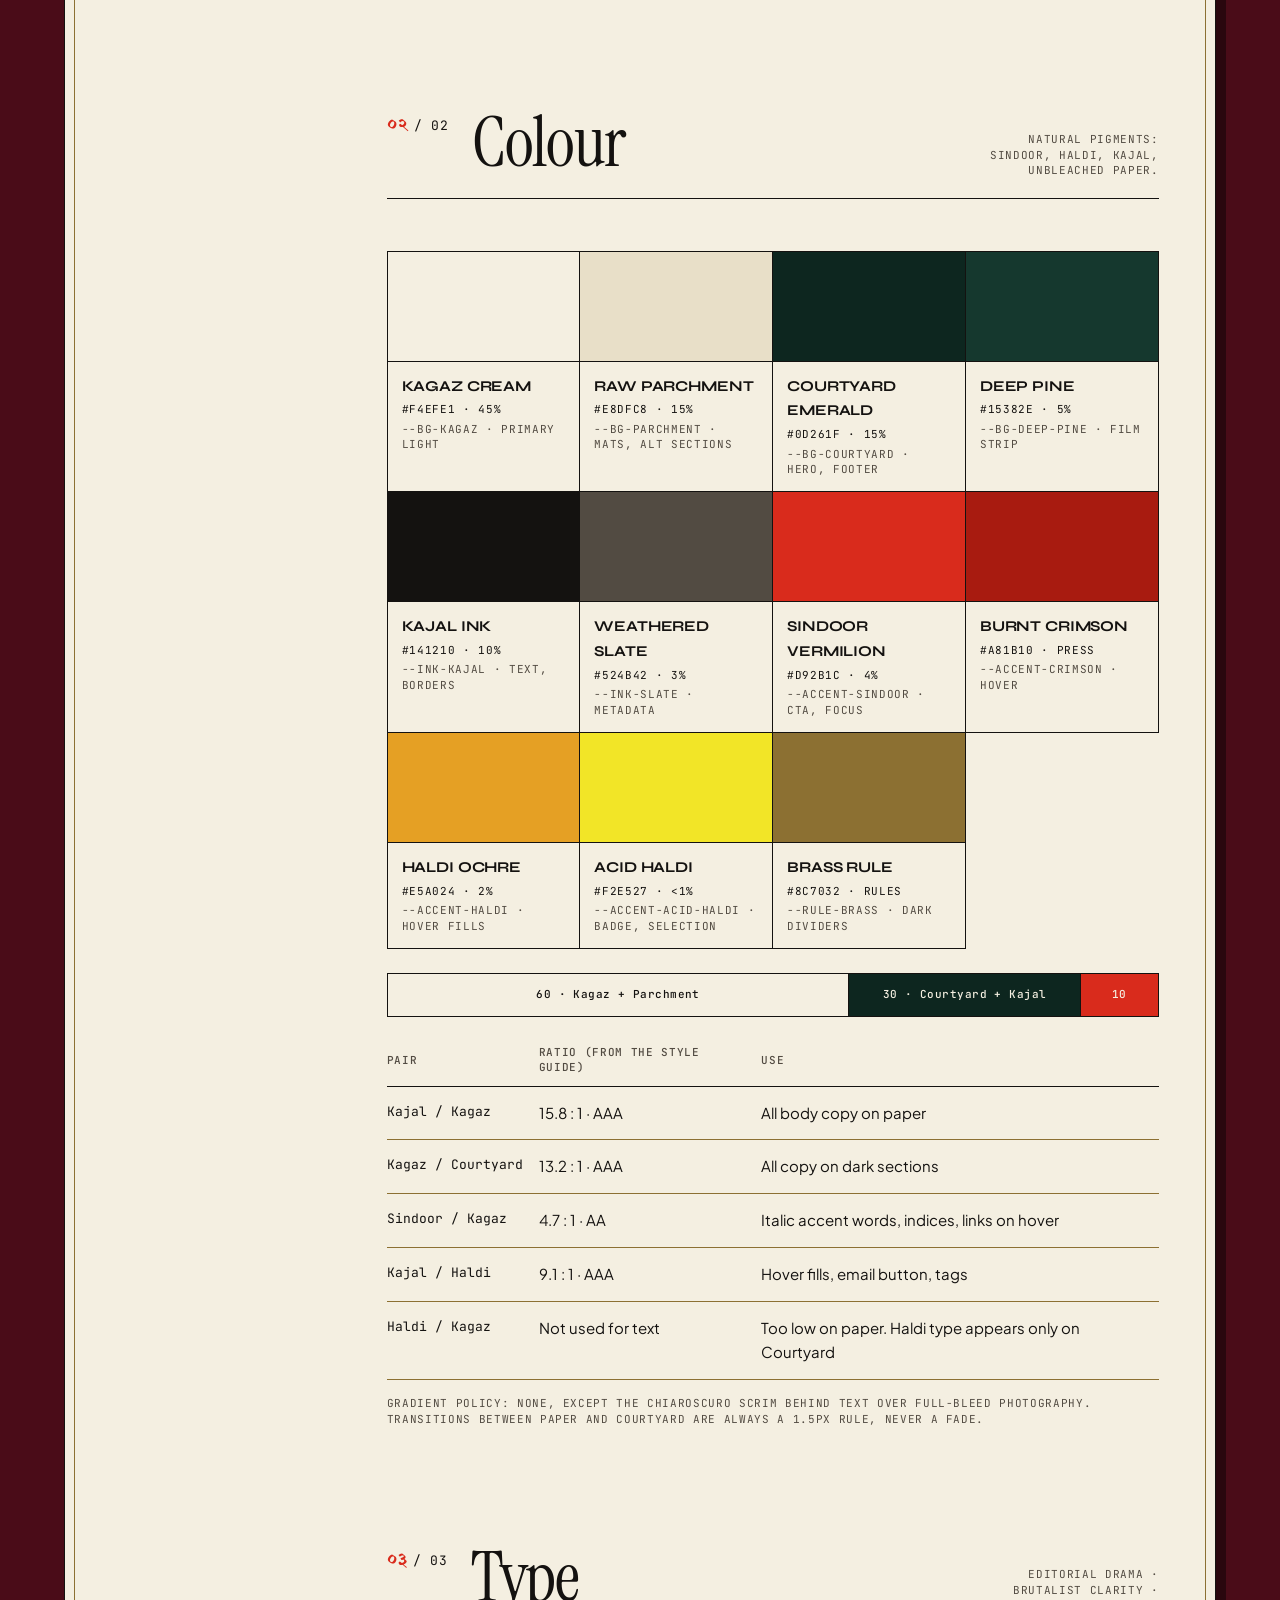
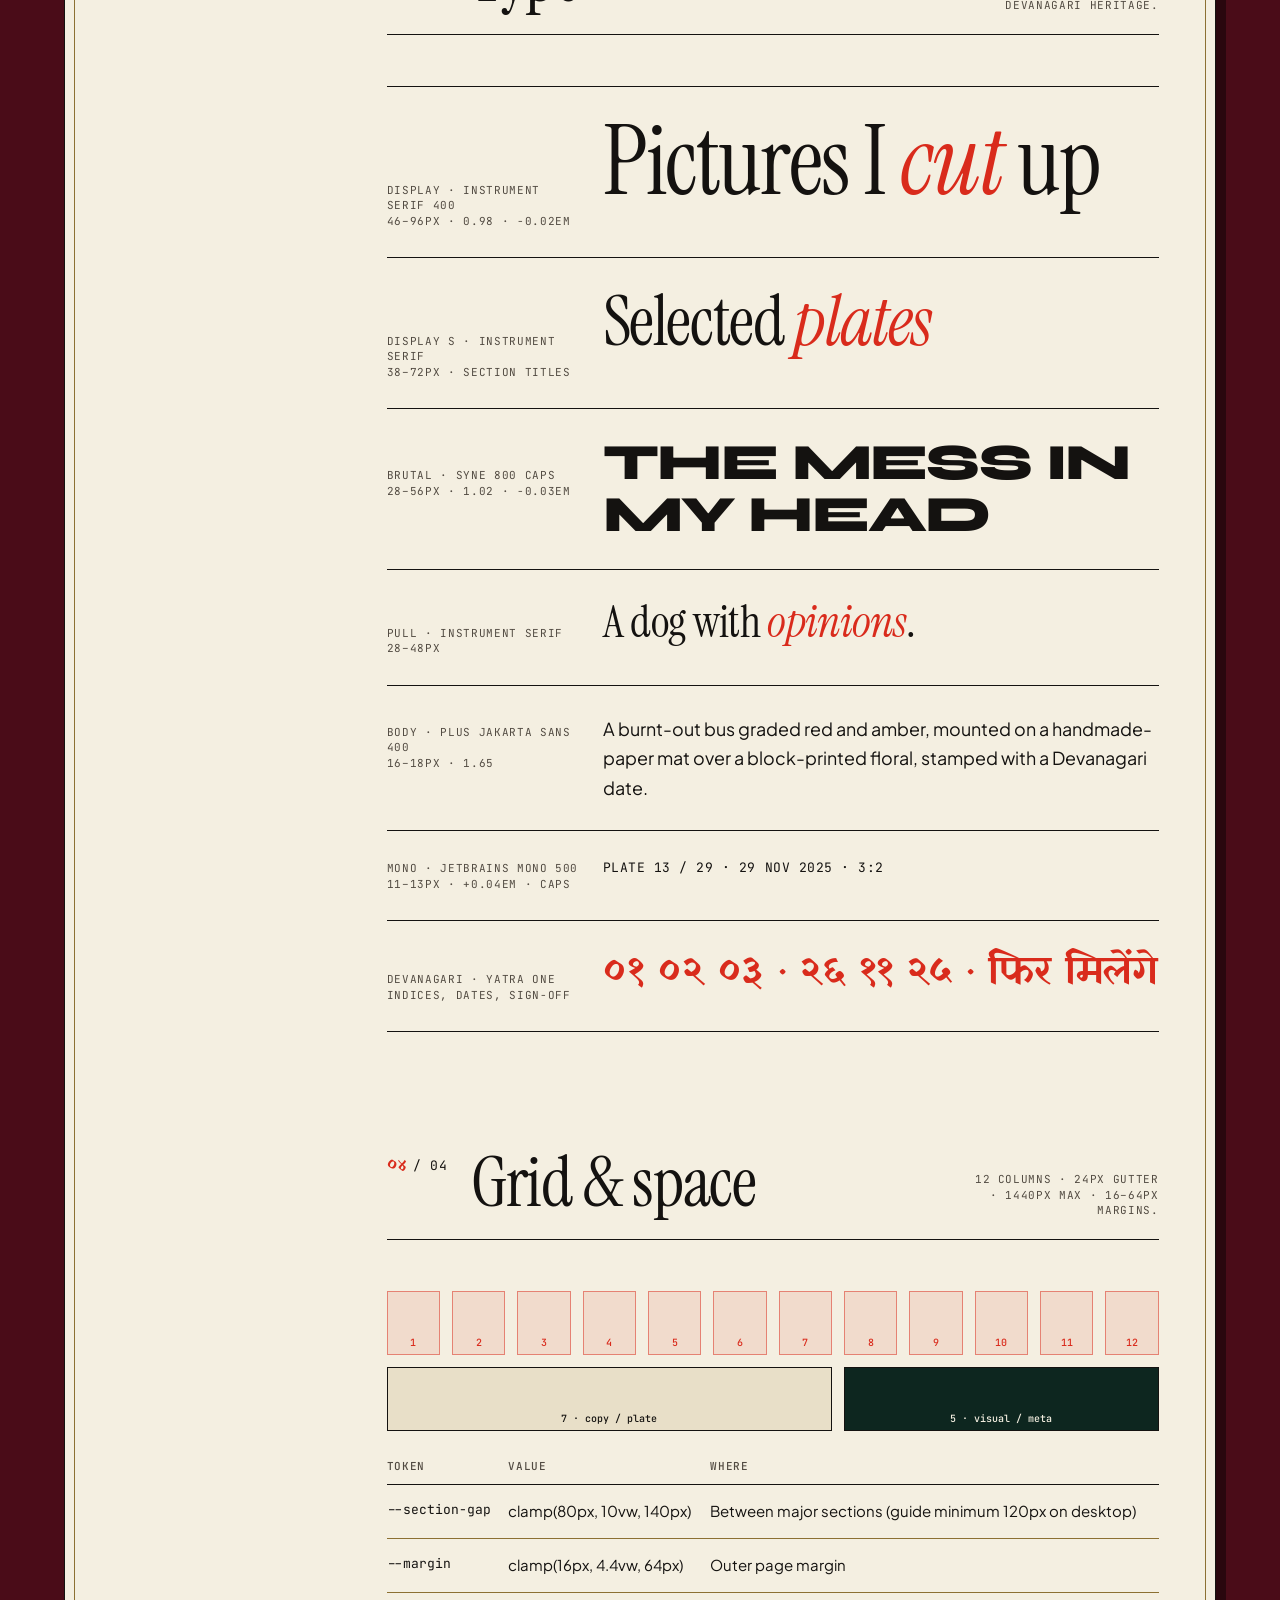
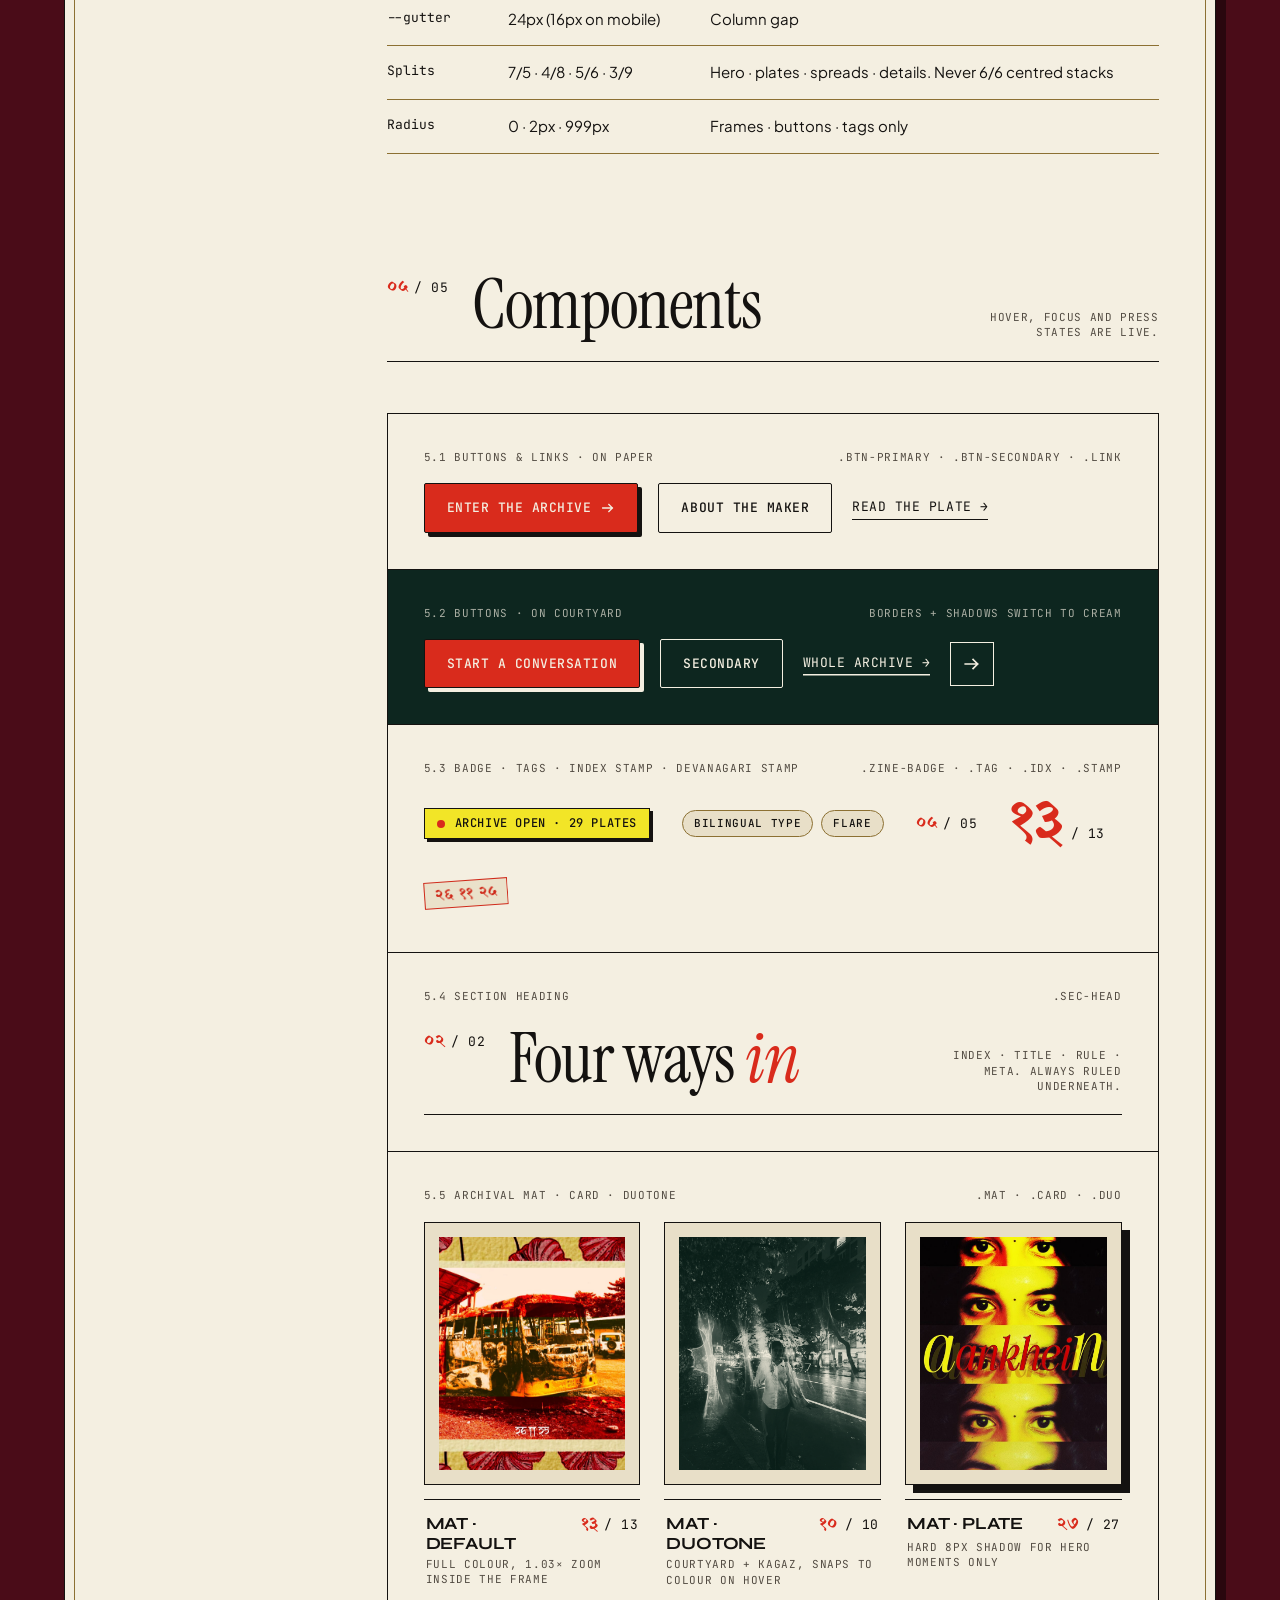
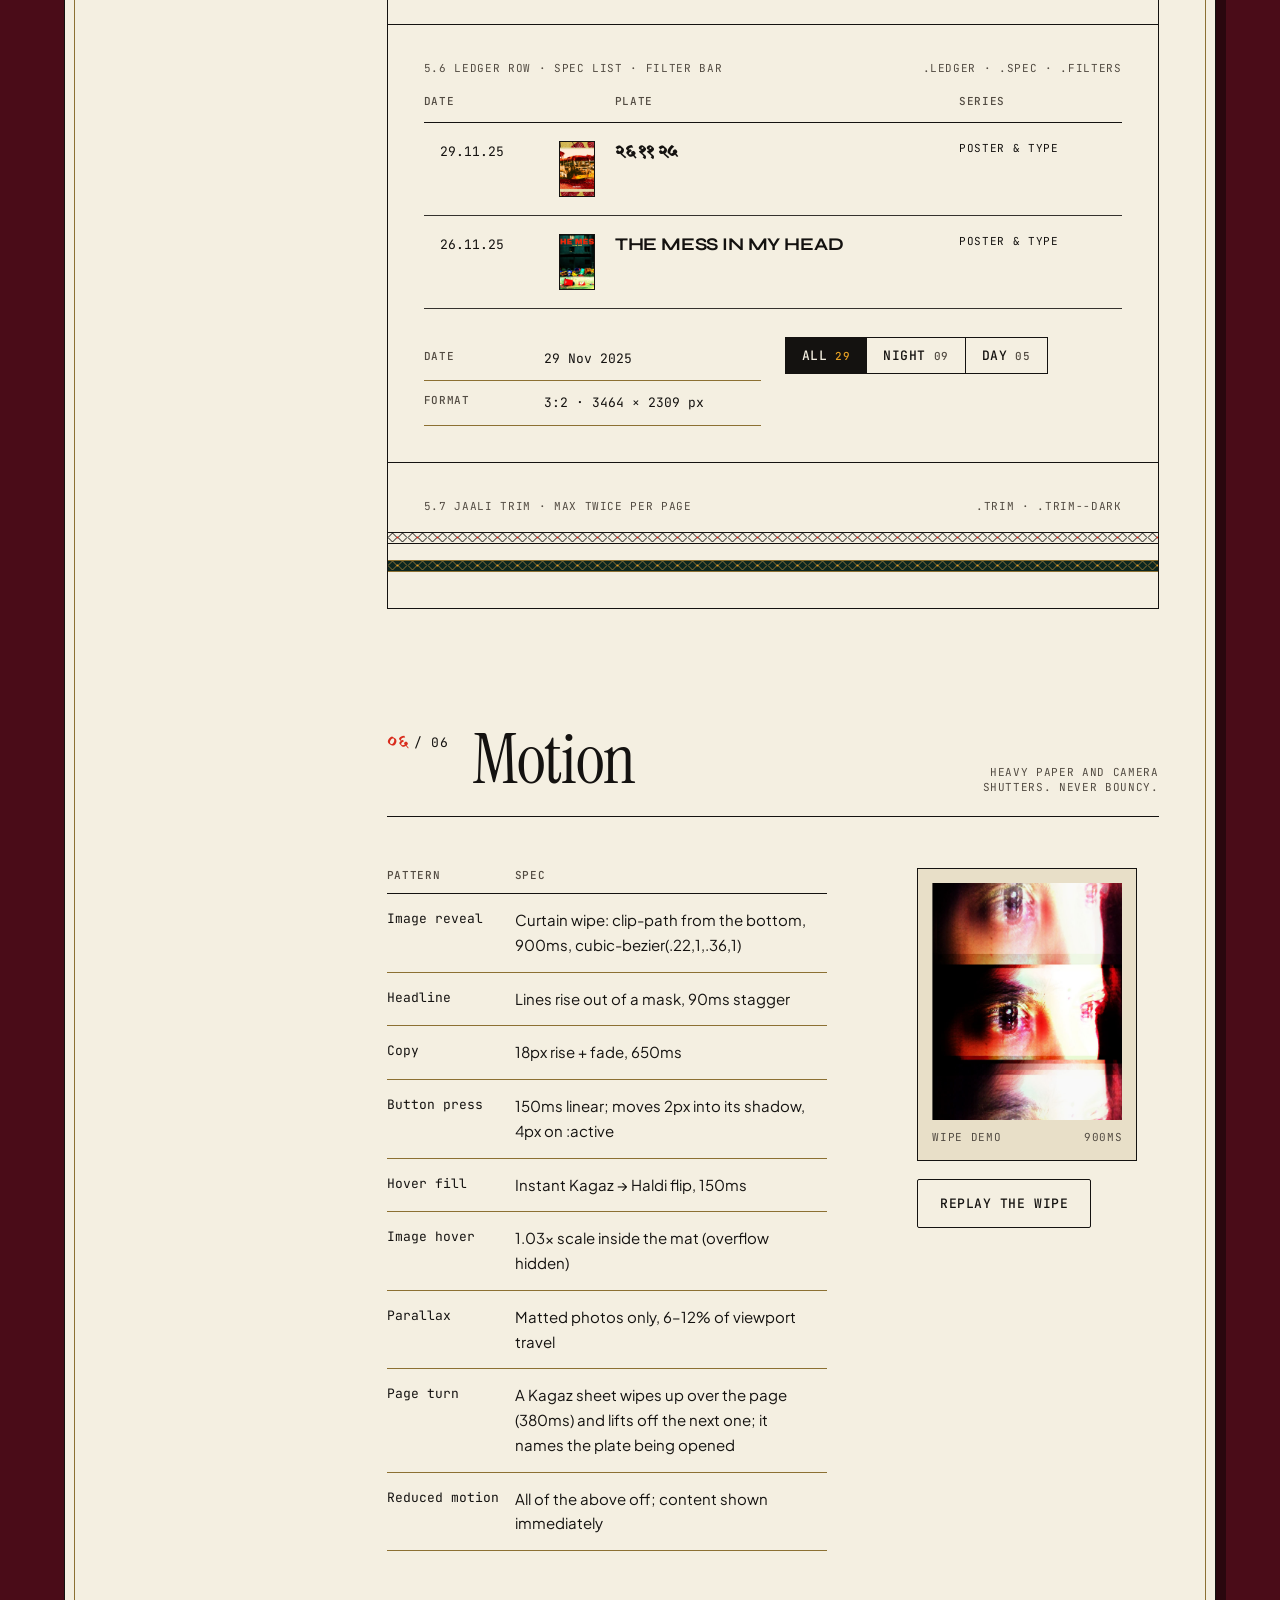
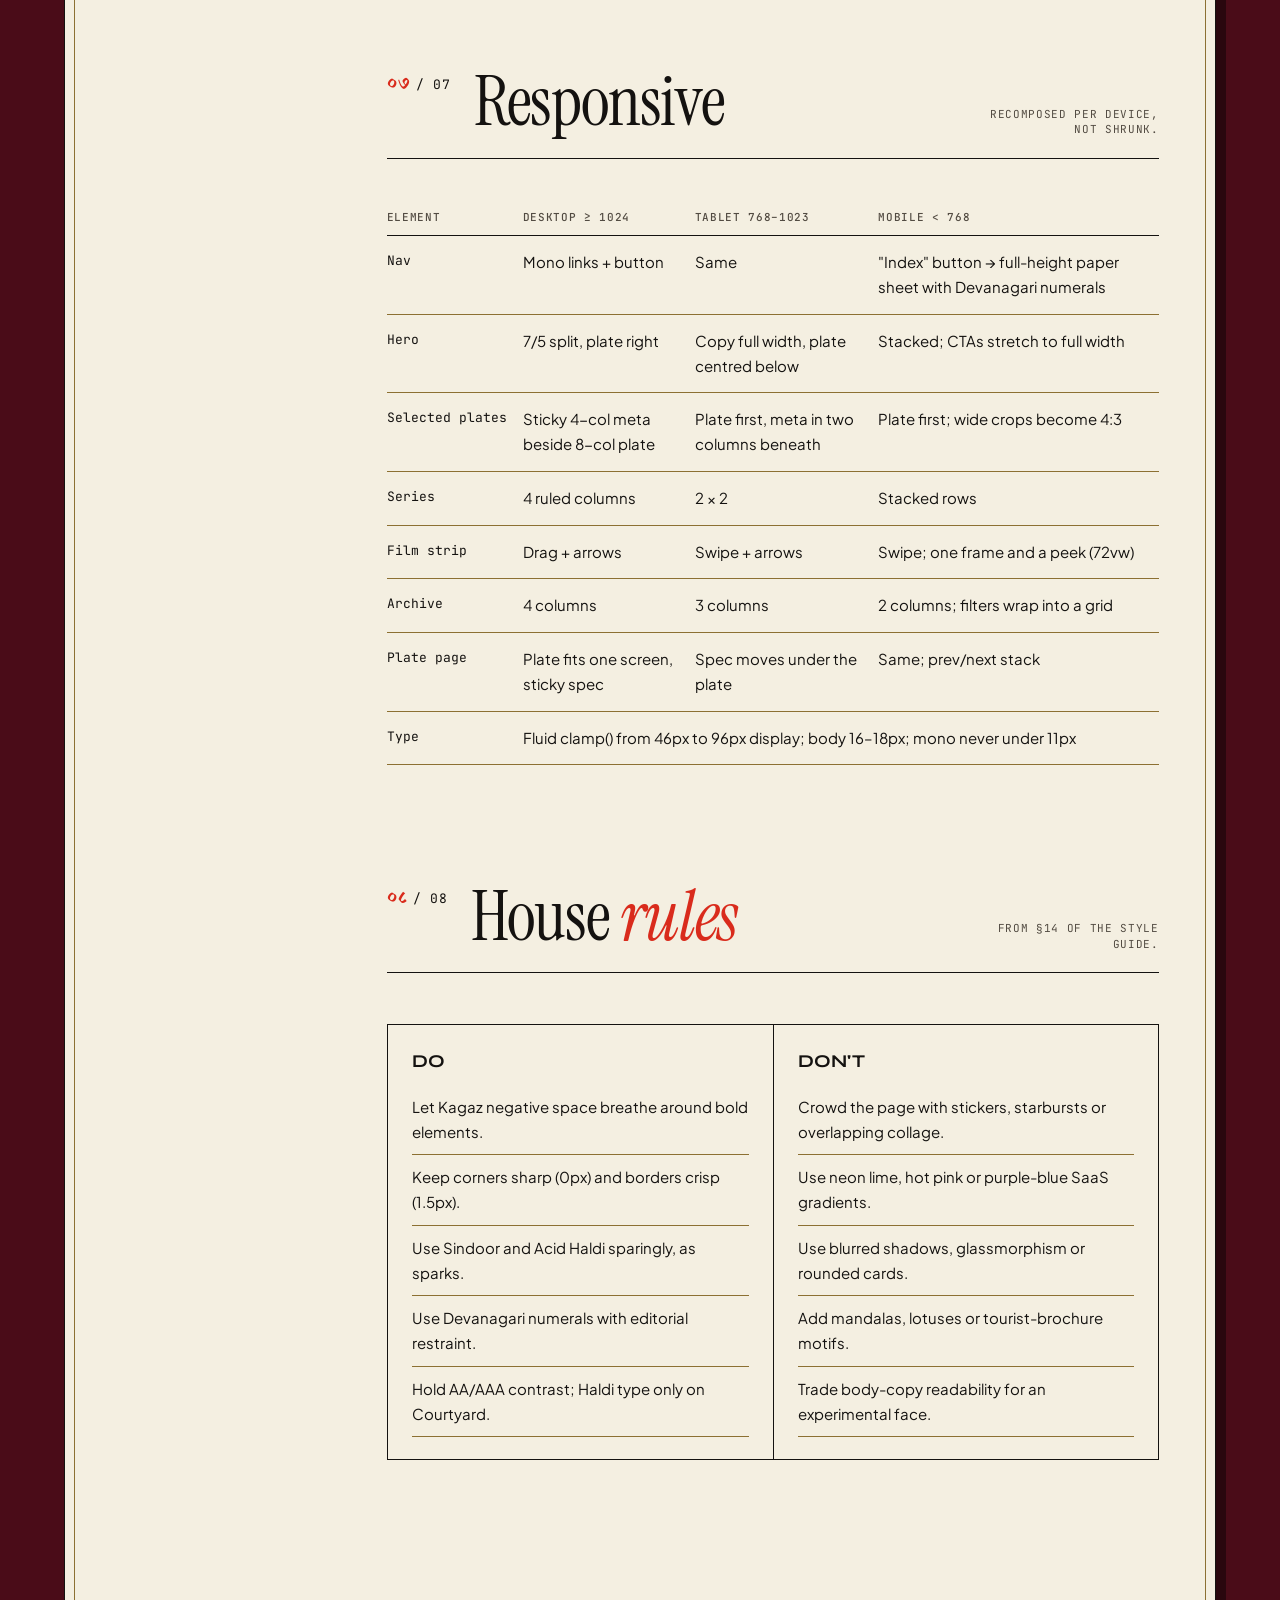
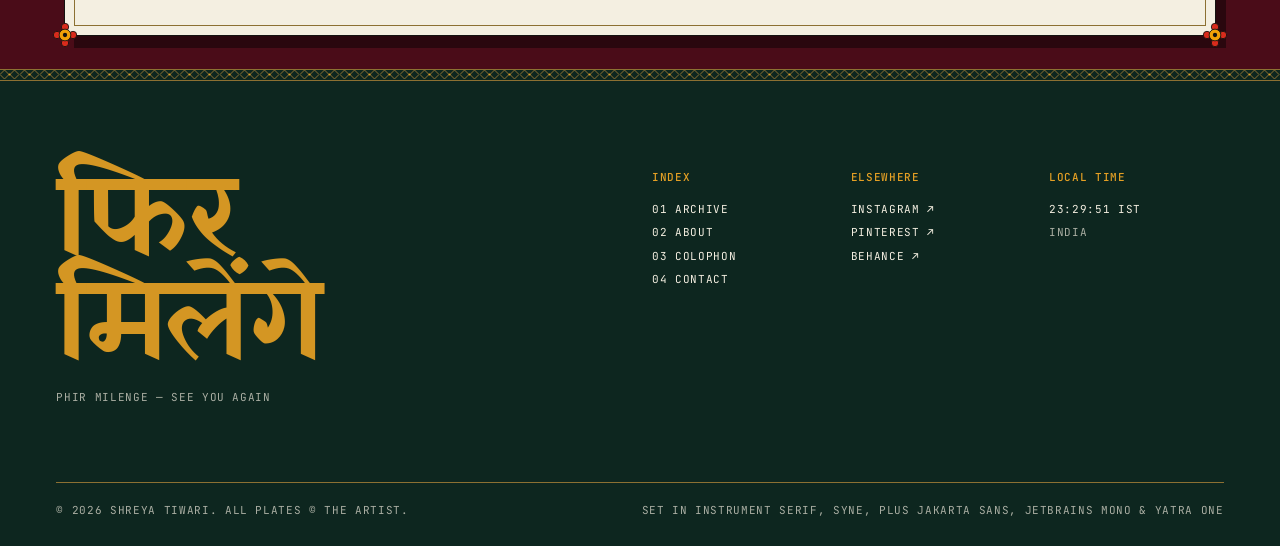
<file: system.html>
<!doctype html>
<html lang="en">
<head>
<meta charset="utf-8">
<meta name="viewport" content="width=device-width, initial-scale=1">
<title>Colophon — the Kagaz &amp; Chiaroscuro system · Shreya Tiwari</title>
<meta name="description" content="The design system behind the site: sitemap, colour, type, grid, components, motion and responsive rules.">
<meta name="theme-color" content="#F4EFE1">
<link rel="icon" href="data:image/svg+xml,%3Csvg xmlns='http://www.w3.org/2000/svg' viewBox='0 0 32 32'%3E%3Crect width='32' height='32' fill='%23141210'/%3E%3Crect x='7' y='7' width='18' height='18' fill='none' stroke='%23E5A024' stroke-width='2'/%3E%3Ccircle cx='16' cy='16' r='4' fill='%23D92B1C'/%3E%3C/svg%3E">
<link rel="preconnect" href="https://fonts.googleapis.com">
<link rel="preconnect" href="https://fonts.gstatic.com" crossorigin>
<link href="https://fonts.googleapis.com/css2?family=Instrument+Serif:ital@0;1&family=JetBrains+Mono:wght@400;500&family=Plus+Jakarta+Sans:wght@400;500;600&family=Syne:wght@700;800&family=Yatra+One&display=swap" rel="stylesheet">
<link rel="stylesheet" href="css/kagaz.css">
<link rel="stylesheet" href="css/maximal.css">
<link rel="preload" as="image" href="assets/maximal/shreya-sprites-keyed.webp">
<script>document.documentElement.classList.add('js')</script>
<style>
  /* page-only helpers for the specimen sheet */
  .sys-nav { position: sticky; top: calc(var(--nav-h) + 24px); }
  .sys-nav a { display: grid; grid-template-columns: 2rem 1fr; padding: 9px 0; border-bottom: var(--border-brass); text-decoration: none; }
  .sys-nav a:hover { color: var(--accent-sindoor); }
  .sys-nav .deva { color: var(--accent-sindoor); }
  .sys-body { grid-column: 4 / span 9; }
  .sys-aside { grid-column: 1 / span 2; }
  .sys-block { padding-bottom: clamp(64px, 8vw, 112px); }
  .sys-block + .sys-block { padding-top: clamp(8px, 1vw, 16px); }
  .specimen { border: var(--border-ink); padding: clamp(20px, 3vw, 36px); background: var(--bg-kagaz); }
  .specimen + .specimen { border-top: 0; }
  .specimen.on-dark { background: var(--bg-courtyard); border-color: var(--ink-kajal); }
  .spec-label { display: flex; justify-content: space-between; gap: 16px; margin-bottom: 18px; color: var(--ink-slate); }
  .on-dark .spec-label { color: var(--ink-cream-dim); }
  .row { display: flex; flex-wrap: wrap; gap: 20px; align-items: center; }

  .swatches { display: grid; grid-template-columns: repeat(auto-fill, minmax(190px, 1fr)); border-top: var(--border-ink); border-left: var(--border-ink); }
  .sw { border-right: var(--border-ink); border-bottom: var(--border-ink); }
  .sw__chip { height: 110px; border-bottom: var(--border-ink); position: relative; }
  .sw__chip span { position: absolute; left: 12px; bottom: 10px; }
  .sw__info { padding: 12px 14px 14px; display: grid; gap: 4px; }
  .sw__info b { font-family: var(--font-brutalist); text-transform: uppercase; font-size: .9375rem; letter-spacing: -.01em; }
  .bar { display: flex; height: 44px; border: var(--border-ink); margin-top: 24px; }
  .bar span { display: grid; place-items: center; font: 500 var(--t-mono-s)/1 var(--font-mono); letter-spacing: .04em; }
  .bar span + span { border-left: var(--border-ink); }

  .type-row { display: grid; grid-template-columns: 12rem 1fr; gap: 24px; padding: 28px 0; border-bottom: var(--border-ink); align-items: baseline; }
  .type-row:first-child { border-top: var(--border-ink); }

  .grid-demo { display: grid; grid-template-columns: repeat(12, 1fr); gap: 12px; }
  .grid-demo span { height: 64px; background: rgba(217,43,28,.1); border: 1px solid rgba(217,43,28,.5); display: grid; place-items: end center; padding-bottom: 6px; font: 500 10px/1 var(--font-mono); color: var(--accent-sindoor); }
  .grid-demo .wide { grid-column: span 7; background: var(--bg-parchment); border-color: var(--ink-kajal); color: var(--ink-kajal); }
  .grid-demo .narrow { grid-column: span 5; background: var(--bg-courtyard); border-color: var(--ink-kajal); color: var(--ink-cream); }

  .tree { font-family: var(--font-mono); font-size: var(--t-mono); line-height: 1.9; }
  .tree li { position: relative; padding-left: 22px; }
  .tree li::before { content: ""; position: absolute; left: 0; top: .95em; width: 14px; border-top: 1.5px solid var(--ink-kajal); }
  .tree ul { margin-left: 8px; border-left: 1.5px solid var(--ink-kajal); }
  .tree a { text-decoration: none; }
  .tree a:hover { color: var(--accent-sindoor); }
  .tree .note { color: var(--ink-slate); text-transform: none; letter-spacing: 0; }
  .sitemap { display: grid; grid-template-columns: repeat(4, minmax(0,1fr)); border: var(--border-ink); }
  .sitemap > div { padding: 20px; border-right: var(--border-ink); }
  .sitemap > div:last-child { border-right: 0; }
  .sitemap h3 { font-family: var(--font-brutalist); text-transform: uppercase; font-size: 1.125rem; letter-spacing: -.01em; margin: 8px 0 12px; }
  .flow { display: flex; flex-wrap: wrap; align-items: center; gap: 10px; margin-top: 24px; }
  .flow .tag { background: var(--bg-kagaz); }
  .flow .arr { font-family: var(--font-mono); color: var(--accent-sindoor); }

  .tbl { width: 100%; border-collapse: collapse; font-size: .9375rem; }
  .tbl th { text-align: left; font: 500 var(--t-mono-s)/1.4 var(--font-mono); letter-spacing: .06em; text-transform: uppercase; color: var(--ink-slate); padding: 0 16px 10px 0; border-bottom: var(--border-ink); }
  .tbl td { padding: 14px 16px 14px 0; border-bottom: var(--border-brass); vertical-align: top; }
  .tbl td:first-child { font-family: var(--font-mono); font-size: var(--t-mono); white-space: nowrap; }
  .tbl-wrap { overflow-x: auto; }

  .dd { display: grid; grid-template-columns: 1fr 1fr; border: var(--border-ink); }
  .dd > div { padding: 22px 24px; }
  .dd > div + div { border-left: var(--border-ink); }
  .dd li { padding: 10px 0; border-bottom: var(--border-brass); font-size: .9375rem; }
  .dd h3 { font-family: var(--font-brutalist); text-transform: uppercase; font-size: 1.125rem; margin-bottom: 8px; }
  .demo-wipe { width: 220px; }
  .demo-wipe .mat__win { aspect-ratio: 4/5; }

  @media (max-width: 1023px) {
    .sys-aside { display: none; }
    .sys-body { grid-column: 1 / -1; }
    .sitemap { grid-template-columns: 1fr 1fr; }
    .sitemap > div:nth-child(2) { border-right: 0; }
    .sitemap > div:nth-child(-n+2) { border-bottom: var(--border-ink); }
  }
  @media (max-width: 767px) {
    .type-row { grid-template-columns: 1fr; gap: 8px; }
    .sitemap, .dd { grid-template-columns: 1fr; }
    .sitemap > div { border-right: 0; border-bottom: var(--border-ink); }
    .sitemap > div:last-child { border-bottom: 0; }
    .dd > div + div { border-left: 0; border-top: var(--border-ink); }
    .grid-demo { gap: 4px; }
    .grid-demo span { font-size: 8px; }
  }
</style>
</head>
<body class="mx">
<a class="skip" href="#main">Skip to content</a>
<div class="curtain" aria-hidden="true"><div class="curtain__label"><span class="deva">०३</span><span class="mono">Colophon</span></div></div>

<header class="nav">
  <div class="wrap">
    <a class="brand" href="index.html" aria-label="Shreya Tiwari, home">
      <span class="brand__mono" lang="hi" aria-hidden="true">श्रे</span>
      <span class="brand__word">Shreya <em>Tiwari</em></span>
    </a>
    <nav class="nav__links" aria-label="Primary">
      <a href="archive.html"><span class="n">01</span>Archive</a>
      <a href="about.html"><span class="n">02</span>About</a>
      <a href="system.html" aria-current="page"><span class="n">03</span>Colophon</a>
      <a class="btn btn-primary" href="index.html#contact">Say hello</a>
    </nav>
    <button class="nav__toggle" type="button" aria-expanded="false" aria-controls="sheet"><span class="lbl">Index</span><span class="bars" aria-hidden="true"></span></button>
  </div>
</header>
<div class="sheet" id="sheet">
  <ol>
    <li><a href="archive.html"><span class="deva">०१</span><span class="s-title">Archive</span><span class="mono-s muted"><span data-count="all">29</span> plates</span></a></li>
    <li><a href="about.html"><span class="deva">०२</span><span class="s-title">About</span><span class="mono-s muted">Practice</span></a></li>
    <li><a href="system.html" aria-current="page"><span class="deva">०३</span><span class="s-title">Colophon</span><span class="mono-s muted">System</span></a></li>
    <li><a href="index.html#contact"><span class="deva">०४</span><span class="s-title">Contact</span><span class="mono-s muted">Say hello</span></a></li>
  </ol>
  <p class="mono-s muted"><span data-ist class="clock">--:--:-- IST</span> · India</p>
</div>

<main id="main">

<section class="phead turn-b">
  <div class="wrap">
    <div class="g12">
      <div class="phead__t">
        <span class="idx"><span class="deva">०३</span><span>/ 03 · Colophon</span></span>
        <h1 class="display lines" data-shreya-says="think|How it&#39;s built">
          <span><span>How this site</span></span>
          <span><span>is <em>set</em>.</span></span>
        </h1>
      </div>
      <div class="phead__m">
        <p class="muted rise">The working spec for <i>Kagaz &amp; Chiaroscuro</i>: editorial brutalism rooted in Indian materiality. Every specimen below is the live component, rendered from <span class="mono-s">css/kagaz.css</span>.</p>
      </div>
    </div>
  </div>
</section>

<div class="mx-toran" aria-hidden="true"><div class="mx-toran__rope" data-ledge></div></div>

<div class="wrap section" style="padding-top:clamp(40px,5vw,72px)">
  <div class="g12">
    <aside class="sys-aside">
      <nav class="sys-nav mono-s" aria-label="On this page">
        <a href="#ia"><span class="deva">०१</span>Sitemap</a>
        <a href="#colour"><span class="deva">०२</span>Colour</a>
        <a href="#type"><span class="deva">०३</span>Type</a>
        <a href="#grid"><span class="deva">०४</span>Grid</a>
        <a href="#components"><span class="deva">०५</span>Components</a>
        <a href="#motion"><span class="deva">०६</span>Motion</a>
        <a href="#responsive"><span class="deva">०७</span>Responsive</a>
        <a href="#rules"><span class="deva">०८</span>Rules</a>
      </nav>
    </aside>

    <div class="sys-body">

      <!-- ================================================= 01 IA -->
      <section id="ia" class="sys-block">
        <header class="sec-head">
          <span class="idx"><span class="deva">०१</span><span>/ 01</span></span>
          <h2 class="display-s">Sitemap</h2>
          <p class="sec-meta mono-s muted">Five documents. The archive is the spine; everything leads into a plate.</p>
        </header>

        <div class="sitemap">
          <div>
            <span class="idx"><span class="deva">००</span><span>/ index.html</span></span>
            <h3>Home</h3>
            <ul class="tree">
              <li>Lotus bloom <span class="note">· first visit</span></li>
              <li>Hero <span class="note">· lotus + Shreya</span></li>
              <li>01 Practice <span class="note">· five petals</span></li>
              <li>02 Selected plates</li>
              <li>03 Four ways in <span class="note">· series</span></li>
              <li>04 After dark <span class="note">· film strip</span></li>
              <li>05 About teaser</li>
              <li>06 Ledger <span class="note">· by year</span></li>
              <li>07 Contact</li>
            </ul>
          </div>
          <div>
            <span class="idx"><span class="deva">०१</span><span>/ archive.html</span></span>
            <h3>Archive</h3>
            <ul class="tree">
              <li>Filter by series <span class="note">· #hash</span></li>
              <li>Grid view <span class="note">· masonry</span></li>
              <li>Ledger view <span class="note">· table</span></li>
            </ul>
          </div>
          <div>
            <span class="idx"><span class="deva">→</span><span>/ plate.html?w=</span></span>
            <h3>Plate</h3>
            <ul class="tree">
              <li>Matted plate + spec</li>
              <li>Up close <span class="note">· 3:1 crops</span></li>
              <li>Previous / next</li>
              <li>More from series</li>
            </ul>
          </div>
          <div>
            <span class="idx"><span class="deva">०२</span><span>/ about.html</span></span>
            <h3>About</h3>
            <ul class="tree">
              <li>Spread + principles</li>
              <li>Print spec <span class="note">· capabilities</span></li>
              <li>Open to <span class="note">· services</span></li>
              <li>Contact</li>
            </ul>
            <span class="idx" style="margin-top:20px"><span class="deva">०३</span><span>/ system.html</span></span>
            <h3>Colophon</h3>
          </div>
        </div>

        <p class="mono-s muted" style="margin-top:28px">Primary journey</p>
        <div class="flow">
          <span class="tag">Hero</span><span class="arr">→</span>
          <span class="tag">Selected plate</span><span class="arr">→</span>
          <span class="tag">Plate page</span><span class="arr">→</span>
          <span class="tag">Next plate…</span><span class="arr">→</span>
          <span class="tag">Archive filter</span><span class="arr">→</span>
          <span class="tag" style="background:var(--accent-haldi)">Contact</span>
        </div>
        <p class="measure muted" style="margin-top:20px">Navigation stays to three words and a button. Content lives in one data file (<span class="mono-s">js/works.js</span>), so the archive grid, the ledger, the film strip, the series counts and every plate page update together when a plate is added.</p>
      </section>

      <!-- ================================================= 02 COLOUR -->
      <section id="colour" class="sys-block">
        <header class="sec-head">
          <span class="idx"><span class="deva">०२</span><span>/ 02</span></span>
          <h2 class="display-s">Colour</h2>
          <p class="sec-meta mono-s muted">Natural pigments: sindoor, haldi, kajal, unbleached paper.</p>
        </header>
        <div class="swatches">
          <div class="sw"><div class="sw__chip" style="background:#F4EFE1"></div><div class="sw__info"><b>Kagaz Cream</b><span class="mono-s">#F4EFE1 · 45%</span><span class="mono-s muted">--bg-kagaz · primary light</span></div></div>
          <div class="sw"><div class="sw__chip" style="background:#E8DFC8"></div><div class="sw__info"><b>Raw Parchment</b><span class="mono-s">#E8DFC8 · 15%</span><span class="mono-s muted">--bg-parchment · mats, alt sections</span></div></div>
          <div class="sw"><div class="sw__chip" style="background:#0D261F"></div><div class="sw__info"><b>Courtyard Emerald</b><span class="mono-s">#0D261F · 15%</span><span class="mono-s muted">--bg-courtyard · hero, footer</span></div></div>
          <div class="sw"><div class="sw__chip" style="background:#15382E"></div><div class="sw__info"><b>Deep Pine</b><span class="mono-s">#15382E · 5%</span><span class="mono-s muted">--bg-deep-pine · film strip</span></div></div>
          <div class="sw"><div class="sw__chip" style="background:#141210"></div><div class="sw__info"><b>Kajal Ink</b><span class="mono-s">#141210 · 10%</span><span class="mono-s muted">--ink-kajal · text, borders</span></div></div>
          <div class="sw"><div class="sw__chip" style="background:#524B42"></div><div class="sw__info"><b>Weathered Slate</b><span class="mono-s">#524B42 · 3%</span><span class="mono-s muted">--ink-slate · metadata</span></div></div>
          <div class="sw"><div class="sw__chip" style="background:#D92B1C"></div><div class="sw__info"><b>Sindoor Vermilion</b><span class="mono-s">#D92B1C · 4%</span><span class="mono-s muted">--accent-sindoor · CTA, focus</span></div></div>
          <div class="sw"><div class="sw__chip" style="background:#A81B10"></div><div class="sw__info"><b>Burnt Crimson</b><span class="mono-s">#A81B10 · press</span><span class="mono-s muted">--accent-crimson · hover</span></div></div>
          <div class="sw"><div class="sw__chip" style="background:#E5A024"></div><div class="sw__info"><b>Haldi Ochre</b><span class="mono-s">#E5A024 · 2%</span><span class="mono-s muted">--accent-haldi · hover fills</span></div></div>
          <div class="sw"><div class="sw__chip" style="background:#F2E527"></div><div class="sw__info"><b>Acid Haldi</b><span class="mono-s">#F2E527 · &lt;1%</span><span class="mono-s muted">--accent-acid-haldi · badge, selection</span></div></div>
          <div class="sw"><div class="sw__chip" style="background:#8C7032"></div><div class="sw__info"><b>Brass Rule</b><span class="mono-s">#8C7032 · rules</span><span class="mono-s muted">--rule-brass · dark dividers</span></div></div>
        </div>
        <div class="bar" role="img" aria-label="60 percent paper, 30 percent courtyard and ink, 10 percent pigment">
          <span style="flex:60;background:var(--bg-kagaz)">60 · Kagaz + Parchment</span>
          <span style="flex:30;background:var(--bg-courtyard);color:var(--ink-cream)">30 · Courtyard + Kajal</span>
          <span style="flex:10;background:var(--accent-sindoor);color:var(--ink-cream)">10</span>
        </div>
        <div class="tbl-wrap" style="margin-top:28px">
          <table class="tbl">
            <thead><tr><th>Pair</th><th>Ratio (from the style guide)</th><th>Use</th></tr></thead>
            <tbody>
              <tr><td>Kajal / Kagaz</td><td>15.8 : 1 · AAA</td><td>All body copy on paper</td></tr>
              <tr><td>Kagaz / Courtyard</td><td>13.2 : 1 · AAA</td><td>All copy on dark sections</td></tr>
              <tr><td>Sindoor / Kagaz</td><td>4.7 : 1 · AA</td><td>Italic accent words, indices, links on hover</td></tr>
              <tr><td>Kajal / Haldi</td><td>9.1 : 1 · AAA</td><td>Hover fills, email button, tags</td></tr>
              <tr><td>Haldi / Kagaz</td><td>Not used for text</td><td>Too low on paper. Haldi type appears only on Courtyard</td></tr>
            </tbody>
          </table>
        </div>
        <p class="mono-s muted" style="margin-top:16px">Gradient policy: none, except the chiaroscuro scrim behind text over full-bleed photography. Transitions between paper and courtyard are always a 1.5px rule, never a fade.</p>
      </section>

      <!-- ================================================= 03 TYPE -->
      <section id="type" class="sys-block">
        <header class="sec-head">
          <span class="idx"><span class="deva">०३</span><span>/ 03</span></span>
          <h2 class="display-s">Type</h2>
          <p class="sec-meta mono-s muted">Editorial drama · brutalist clarity · Devanagari heritage.</p>
        </header>
        <div>
          <div class="type-row"><div class="mono-s muted">Display · Instrument Serif 400<br>46–96px · 0.98 · −0.02em</div><p class="display">Pictures I <em>cut</em> up</p></div>
          <div class="type-row"><div class="mono-s muted">Display S · Instrument Serif<br>38–72px · section titles</div><p class="display-s">Selected <em>plates</em></p></div>
          <div class="type-row"><div class="mono-s muted">Brutal · Syne 800 caps<br>28–56px · 1.02 · −0.03em</div><p class="brutal">The Mess in my head</p></div>
          <div class="type-row"><div class="mono-s muted">Pull · Instrument Serif<br>28–48px</div><p class="pull">A dog with <em>opinions</em>.</p></div>
          <div class="type-row"><div class="mono-s muted">Body · Plus Jakarta Sans 400<br>16–18px · 1.65</div><p class="measure">A burnt-out bus graded red and amber, mounted on a handmade-paper mat over a block-printed floral, stamped with a Devanagari date.</p></div>
          <div class="type-row"><div class="mono-s muted">Mono · JetBrains Mono 500<br>11–13px · +0.04em · caps</div><p class="mono">Plate 13 / 29 · 29 Nov 2025 · 3:2</p></div>
          <div class="type-row"><div class="mono-s muted">Devanagari · Yatra One<br>indices, dates, sign-off</div><p class="deva" lang="hi" style="font-size:2.5rem;color:var(--accent-sindoor)">०१ ०२ ०३ · २६ ११ २५ · फिर मिलेंगे</p></div>
        </div>
      </section>

      <!-- ================================================= 04 GRID -->
      <section id="grid" class="sys-block">
        <header class="sec-head">
          <span class="idx"><span class="deva">०४</span><span>/ 04</span></span>
          <h2 class="display-s">Grid &amp; space</h2>
          <p class="sec-meta mono-s muted">12 columns · 24px gutter · 1440px max · 16–64px margins.</p>
        </header>
        <div class="grid-demo" aria-hidden="true">
          <span>1</span><span>2</span><span>3</span><span>4</span><span>5</span><span>6</span><span>7</span><span>8</span><span>9</span><span>10</span><span>11</span><span>12</span>
          <span class="wide">7 · copy / plate</span><span class="narrow">5 · visual / meta</span>
        </div>
        <div class="tbl-wrap" style="margin-top:28px">
          <table class="tbl">
            <thead><tr><th>Token</th><th>Value</th><th>Where</th></tr></thead>
            <tbody>
              <tr><td>--section-gap</td><td>clamp(80px, 10vw, 140px)</td><td>Between major sections (guide minimum 120px on desktop)</td></tr>
              <tr><td>--margin</td><td>clamp(16px, 4.4vw, 64px)</td><td>Outer page margin</td></tr>
              <tr><td>--gutter</td><td>24px (16px on mobile)</td><td>Column gap</td></tr>
              <tr><td>Splits</td><td>7/5 · 4/8 · 5/6 · 3/9</td><td>Hero · plates · spreads · details. Never 6/6 centred stacks</td></tr>
              <tr><td>Radius</td><td>0 · 2px · 999px</td><td>Frames · buttons · tags only</td></tr>
            </tbody>
          </table>
        </div>
      </section>

      <!-- ================================================= 05 COMPONENTS -->
      <section id="components" class="sys-block">
        <header class="sec-head">
          <span class="idx"><span class="deva">०५</span><span>/ 05</span></span>
          <h2 class="display-s" data-shreya-says="type|All the parts">Components</h2>
          <p class="sec-meta mono-s muted">Hover, focus and press states are live.</p>
        </header>

        <div class="specimen">
          <div class="spec-label mono-s"><span>5.1 Buttons &amp; links · on paper</span><span>.btn-primary · .btn-secondary · .link</span></div>
          <div class="row">
            <a class="btn btn-primary" href="#components">Enter the archive <svg class="ico" viewBox="0 0 16 16" aria-hidden="true"><path d="M2 8h11M9 4l4 4-4 4"/></svg></a>
            <a class="btn btn-secondary" href="#components">About the maker</a>
            <a class="link" href="#components">Read the plate <span class="arr">→</span></a>
          </div>
        </div>
        <div class="specimen on-dark">
          <div class="spec-label mono-s"><span>5.2 Buttons · on courtyard</span><span>borders + shadows switch to cream</span></div>
          <div class="row">
            <a class="btn btn-primary" href="#components">Start a conversation</a>
            <a class="btn btn-secondary" href="#components">Secondary</a>
            <a class="link" href="#components">Whole archive <span class="arr">→</span></a>
            <button class="icon-btn" type="button" aria-label="Next"><svg class="ico" viewBox="0 0 16 16" aria-hidden="true"><path d="M2 8h11M9 4l4 4-4 4"/></svg></button>
          </div>
        </div>
        <div class="specimen">
          <div class="spec-label mono-s"><span>5.3 Badge · tags · index stamp · Devanagari stamp</span><span>.zine-badge · .tag · .idx · .stamp</span></div>
          <div class="row" style="gap:24px 32px">
            <span class="zine-badge"><span class="dot" aria-hidden="true"></span>Archive open · 29 plates</span>
            <span class="tags"><span class="tag">bilingual type</span><span class="tag">flare</span></span>
            <span class="idx"><span class="deva">०५</span><span>/ 05</span></span>
            <span class="idx idx--big"><span class="deva">१३</span><span>/ 13</span></span>
            <span style="position:relative;width:120px;height:40px"><span class="stamp" lang="hi" style="left:0;top:4px">२६ ११ २५</span></span>
          </div>
        </div>
        <div class="specimen">
          <div class="spec-label mono-s"><span>5.4 Section heading</span><span>.sec-head</span></div>
          <header class="sec-head" style="margin-bottom:0">
            <span class="idx"><span class="deva">०२</span><span>/ 02</span></span>
            <h3 class="display-s">Four ways <em>in</em></h3>
            <p class="sec-meta mono-s muted">Index · title · rule · meta. Always ruled underneath.</p>
          </header>
        </div>
        <div class="specimen">
          <div class="spec-label mono-s"><span>5.5 Archival mat · card · duotone</span><span>.mat · .card · .duo</span></div>
          <div class="g12" style="row-gap:24px;align-items:start">
            <a class="card" href="plate.html?w=burnt-bus" style="grid-column:span 4">
              <div class="mat"><div class="mat__win" style="aspect-ratio:4/5"><img src="assets/img/burnt-bus.jpg" alt="Burnt bus plate" loading="lazy"></div></div>
              <div class="card__meta"><span class="card__title">Mat · default</span><span class="idx"><span class="deva">१३</span><span>/ 13</span></span><span class="card__sub mono-s">Full colour, 1.03× zoom inside the frame</span></div>
            </a>
            <a class="card" href="plate.html?w=afterimage" style="grid-column:span 4">
              <div class="mat duo"><div class="mat__win" style="aspect-ratio:4/5"><img src="assets/img/afterimage.jpg" alt="Afterimage plate" loading="lazy"></div></div>
              <div class="card__meta"><span class="card__title">Mat · duotone</span><span class="idx"><span class="deva">१०</span><span>/ 10</span></span><span class="card__sub mono-s">Courtyard + Kagaz, snaps to colour on hover</span></div>
            </a>
            <a class="card" href="plate.html?w=aankhein" style="grid-column:span 4">
              <div class="mat mat--shadow"><div class="mat__win" style="aspect-ratio:4/5"><img src="assets/img/aankhein.jpg" alt="Aankhein plate" loading="lazy"></div></div>
              <div class="card__meta"><span class="card__title">Mat · plate</span><span class="idx"><span class="deva">२७</span><span>/ 27</span></span><span class="card__sub mono-s">Hard 8px shadow for hero moments only</span></div>
            </a>
          </div>
        </div>
        <div class="specimen">
          <div class="spec-label mono-s"><span>5.6 Ledger row · spec list · filter bar</span><span>.ledger · .spec · .filters</span></div>
          <table class="ledger" style="margin-bottom:28px">
            <thead><tr><th>Date</th><th aria-label="Thumbnail"></th><th>Plate</th><th class="l-series">Series</th></tr></thead>
            <tbody>
              <tr><td class="l-date">29.11.25</td><td class="l-thumb"><img src="assets/img/burnt-bus.jpg" alt=""></td><td class="l-title"><a href="plate.html?w=burnt-bus">२६ ११ २५</a></td><td class="l-series mono-s">Poster &amp; Type</td></tr>
              <tr><td class="l-date">26.11.25</td><td class="l-thumb"><img src="assets/img/the-mess.jpg" alt=""></td><td class="l-title"><a href="plate.html?w=the-mess">THE MESS in my head</a></td><td class="l-series mono-s">Poster &amp; Type</td></tr>
            </tbody>
          </table>
          <div class="g12" style="row-gap:24px;align-items:start">
            <dl class="spec" style="grid-column:span 6"><dt>Date</dt><dd>29 Nov 2025</dd><dt>Format</dt><dd>3:2 · 3464 × 2309 px</dd></dl>
            <div style="grid-column:span 6">
              <div class="filters" role="group" aria-label="Filter demo">
                <button type="button" aria-pressed="true">All <span class="c">29</span></button>
                <button type="button" aria-pressed="false">Night <span class="c">09</span></button>
                <button type="button" aria-pressed="false">Day <span class="c">05</span></button>
              </div>
            </div>
          </div>
        </div>
        <div class="specimen" style="padding-inline:0">
          <div class="spec-label mono-s" style="padding-inline:clamp(20px,3vw,36px)"><span>5.7 Jaali trim · max twice per page</span><span>.trim · .trim--dark</span></div>
          <div class="trim" role="presentation"></div>
          <div style="height:16px"></div>
          <div class="trim trim--dark" role="presentation"></div>
        </div>
      </section>

      <!-- ================================================= 06 MOTION -->
      <section id="motion" class="sys-block">
        <header class="sec-head">
          <span class="idx"><span class="deva">०६</span><span>/ 06</span></span>
          <h2 class="display-s">Motion</h2>
          <p class="sec-meta mono-s muted">Heavy paper and camera shutters. Never bouncy.</p>
        </header>
        <div class="g12" style="row-gap:28px;align-items:start">
          <div style="grid-column:span 7" class="tbl-wrap">
            <table class="tbl">
              <thead><tr><th>Pattern</th><th>Spec</th></tr></thead>
              <tbody>
                <tr><td>Image reveal</td><td>Curtain wipe: clip-path from the bottom, 900ms, cubic-bezier(.22,1,.36,1)</td></tr>
                <tr><td>Headline</td><td>Lines rise out of a mask, 90ms stagger</td></tr>
                <tr><td>Copy</td><td>18px rise + fade, 650ms</td></tr>
                <tr><td>Button press</td><td>150ms linear; moves 2px into its shadow, 4px on :active</td></tr>
                <tr><td>Hover fill</td><td>Instant Kagaz → Haldi flip, 150ms</td></tr>
                <tr><td>Image hover</td><td>1.03× scale inside the mat (overflow hidden)</td></tr>
                <tr><td>Parallax</td><td>Matted photos only, 6–12% of viewport travel</td></tr>
                <tr><td>Page turn</td><td>A Kagaz sheet wipes up over the page (380ms) and lifts off the next one; it names the plate being opened</td></tr>
                <tr><td>Reduced motion</td><td>All of the above off; content shown immediately</td></tr>
              </tbody>
            </table>
          </div>
          <div style="grid-column:9 / span 4">
            <figure class="mat demo-wipe"><div class="mat__win wipe is-in" id="demo-wipe"><img src="assets/img/three-frames.jpg" alt="Three Frames plate" loading="lazy"></div><figcaption class="mat__cap mono-s"><span>Wipe demo</span><span>900ms</span></figcaption></figure>
            <button class="btn btn-secondary" type="button" style="margin-top:18px" id="replay">Replay the wipe</button>
          </div>
        </div>
      </section>

      <!-- ================================================= 07 RESPONSIVE -->
      <section id="responsive" class="sys-block">
        <header class="sec-head">
          <span class="idx"><span class="deva">०७</span><span>/ 07</span></span>
          <h2 class="display-s">Responsive</h2>
          <p class="sec-meta mono-s muted">Recomposed per device, not shrunk.</p>
        </header>
        <div class="tbl-wrap">
          <table class="tbl">
            <thead><tr><th>Element</th><th>Desktop ≥ 1024</th><th>Tablet 768–1023</th><th>Mobile &lt; 768</th></tr></thead>
            <tbody>
              <tr><td>Nav</td><td>Mono links + button</td><td>Same</td><td>"Index" button → full-height paper sheet with Devanagari numerals</td></tr>
              <tr><td>Hero</td><td>7/5 split, plate right</td><td>Copy full width, plate centred below</td><td>Stacked; CTAs stretch to full width</td></tr>
              <tr><td>Selected plates</td><td>Sticky 4-col meta beside 8-col plate</td><td>Plate first, meta in two columns beneath</td><td>Plate first; wide crops become 4:3</td></tr>
              <tr><td>Series</td><td>4 ruled columns</td><td>2 × 2</td><td>Stacked rows</td></tr>
              <tr><td>Film strip</td><td>Drag + arrows</td><td>Swipe + arrows</td><td>Swipe; one frame and a peek (72vw)</td></tr>
              <tr><td>Archive</td><td>4 columns</td><td>3 columns</td><td>2 columns; filters wrap into a grid</td></tr>
              <tr><td>Plate page</td><td>Plate fits one screen, sticky spec</td><td>Spec moves under the plate</td><td>Same; prev/next stack</td></tr>
              <tr><td>Type</td><td colspan="3">Fluid clamp() from 46px to 96px display; body 16–18px; mono never under 11px</td></tr>
            </tbody>
          </table>
        </div>
      </section>

      <!-- ================================================= 08 RULES -->
      <section id="rules" class="sys-block">
        <header class="sec-head">
          <span class="idx"><span class="deva">०८</span><span>/ 08</span></span>
          <h2 class="display-s">House <em>rules</em></h2>
          <p class="sec-meta mono-s muted">From §14 of the style guide.</p>
        </header>
        <div class="dd">
          <div>
            <h3>Do</h3>
            <ul>
              <li>Let Kagaz negative space breathe around bold elements.</li>
              <li>Keep corners sharp (0px) and borders crisp (1.5px).</li>
              <li>Use Sindoor and Acid Haldi sparingly, as sparks.</li>
              <li>Use Devanagari numerals with editorial restraint.</li>
              <li>Hold AA/AAA contrast; Haldi type only on Courtyard.</li>
            </ul>
          </div>
          <div>
            <h3>Don't</h3>
            <ul>
              <li>Crowd the page with stickers, starbursts or overlapping collage.</li>
              <li>Use neon lime, hot pink or purple-blue SaaS gradients.</li>
              <li>Use blurred shadows, glassmorphism or rounded cards.</li>
              <li>Add mandalas, lotuses or tourist-brochure motifs.</li>
              <li>Trade body-copy readability for an experimental face.</li>
            </ul>
          </div>
        </div>
      </section>

    </div>
  </div>
</div>

</main>

<div class="trim trim--dark" role="presentation"></div>
<footer class="footer on-dark">
  <div class="wrap">
    <div class="g12 footer__grid">
      <div style="grid-column:span 5">
        <p class="footer__sign" lang="hi">फिर मिलेंगे</p>
        <p class="mono-s muted" style="margin-top:12px">phir milenge — see you again</p>
      </div>
      <div style="grid-column:7 / span 2">
        <h3>Index</h3>
        <ul class="mono-s">
          <li><a href="archive.html">01 Archive</a></li>
          <li><a href="about.html">02 About</a></li>
          <li><a href="system.html">03 Colophon</a></li>
          <li><a href="index.html#contact">04 Contact</a></li>
        </ul>
      </div>
      <div style="grid-column:span 2">
        <h3>Elsewhere</h3>
        <ul class="mono-s">
          <li><a href="#" data-social="instagram" rel="noopener">Instagram ↗</a></li>
          <li><a href="#" data-social="pinterest" rel="noopener">Pinterest ↗</a></li>
          <li><a href="#" data-social="behance" rel="noopener">Behance ↗</a></li>
        </ul>
      </div>
      <div style="grid-column:span 2">
        <h3>Local time</h3>
        <p class="mono-s clock" data-ist>--:--:-- IST</p>
        <p class="mono-s muted" style="margin-top:8px">India</p>
      </div>
    </div>
    <div class="footer__base mono-s muted">
      <span>© <span data-year>2026</span> Shreya Tiwari. All plates © the artist.</span>
      <span>Set in Instrument Serif, Syne, Plus Jakarta Sans, JetBrains Mono &amp; Yatra One</span>
    </div>
  </div>
</footer>

<script src="js/works.js"></script>
<script src="js/site.js"></script>
<script src="js/maximal.js"></script>
<script>
  /* specimen-only: replay the curtain wipe; demo filter buttons toggle */
  document.getElementById('replay').addEventListener('click', function () {
    var w = document.getElementById('demo-wipe');
    w.classList.remove('is-in'); void w.offsetWidth;
    requestAnimationFrame(function () { w.classList.add('is-in'); });
  });
  document.querySelectorAll('#components .filters').forEach(function (bar) {
    bar.addEventListener('click', function (e) {
      var b = e.target.closest('button'); if (!b) return;
      bar.querySelectorAll('button').forEach(function (x) { x.setAttribute('aria-pressed', x === b); });
    });
  });
</script>
</body>
</html>
</file>
<file: css/kagaz.css>
/* =====================================================================
   KAGAZ & CHIAROSCURO — shared stylesheet
   Tokens are lifted verbatim from visual_identity_style_guide.md §16.
   Sections:  1 tokens · 2 base · 3 layout · 4 type · 5 components
              6 sections · 7 motion · 8 responsive
   ===================================================================== */

/* ---------------------------------------------------------- 1 TOKENS */
:root {
  --bg-kagaz: #F4EFE1;
  --bg-parchment: #E8DFC8;
  --bg-courtyard: #0D261F;
  --bg-deep-pine: #15382E;

  --ink-kajal: #141210;
  --ink-slate: #524B42;
  --ink-cream: #F4EFE1;
  --ink-cream-dim: rgba(244, 239, 225, .68);

  --accent-sindoor: #D92B1C;
  --accent-crimson: #A81B10;
  --accent-haldi: #E5A024;
  --accent-acid-haldi: #F2E527;
  --rule-brass: #8C7032;

  /* Yatra One sits second so Devanagari inside Latin titles (Ni-कम्मा) stays on-brand */
  --font-editorial: 'Instrument Serif', 'Yatra One', Georgia, serif;
  --font-brutalist: 'Syne', 'Yatra One', sans-serif;
  --font-body: 'Plus Jakarta Sans', -apple-system, sans-serif;
  --font-mono: 'JetBrains Mono', ui-monospace, monospace;
  --font-devanagari: 'Yatra One', serif;

  --border-ink: 1.5px solid var(--ink-kajal);
  --border-brass: 1px solid var(--rule-brass);
  --shadow-hard: 4px 4px 0 var(--ink-kajal);
  --shadow-hard-press: 2px 2px 0 var(--ink-kajal);
  --radius-sharp: 0;
  --radius-btn: 2px;
  --radius-pill: 999px;

  --max-width: 1440px;
  --margin: clamp(16px, 4.4vw, 64px);
  --section-gap: clamp(80px, 10vw, 140px);
  --gutter: 24px;
  --nav-h: 64px;

  --ease-editorial: cubic-bezier(0.22, 1, 0.36, 1);
  --duration-snap: 150ms;
  --duration-reveal: 650ms;

  /* type scale (desktop ceilings match the guide's §6 table) */
  --t-display: clamp(2.9rem, 1.4rem + 6.2vw, 6rem);      /* 46 → 96 */
  --t-display-s: clamp(2.4rem, 1.5rem + 3.6vw, 4.5rem);  /* 38 → 72 */
  --t-brutal: clamp(1.75rem, 1.1rem + 2.6vw, 3.5rem);    /* 28 → 56 */
  --t-brutal-s: clamp(1.25rem, 1rem + 1vw, 2rem);
  --t-body: clamp(1rem, .96rem + .2vw, 1.125rem);
  --t-mono: .8125rem;
  --t-mono-s: .6875rem;
}

/* ------------------------------------------------------------ 2 BASE */
*, *::before, *::after { box-sizing: border-box; }
html { -webkit-text-size-adjust: 100%; scroll-padding-top: calc(var(--nav-h) + 16px); }
body {
  margin: 0;
  background: var(--bg-kagaz);
  color: var(--ink-kajal);
  font-family: var(--font-body);
  font-size: var(--t-body);
  line-height: 1.65;
  -webkit-font-smoothing: antialiased;
  text-rendering: optimizeLegibility;
  overflow-x: hidden;
}
img { display: block; max-width: 100%; height: auto; }
a { color: inherit; }
button { font: inherit; color: inherit; }
h1, h2, h3, h4, p, ul, ol, figure, dl, dd { margin: 0; }
ul, ol { padding: 0; list-style: none; }

::selection { background: var(--accent-acid-haldi); color: var(--ink-kajal); }

:focus-visible {
  outline: 2px solid var(--accent-sindoor);
  outline-offset: 3px;
}
.on-dark :focus-visible { outline-color: var(--accent-haldi); }

/* fixed handmade-paper grain over everything (§8) */
body::after {
  content: "";
  position: fixed; inset: 0;
  pointer-events: none;
  z-index: 9000;
  opacity: .045;
  background-image: url("data:image/svg+xml,%3Csvg viewBox='0 0 200 200' xmlns='http://www.w3.org/2000/svg'%3E%3Cfilter id='n'%3E%3CfeTurbulence type='fractalNoise' baseFrequency='0.85' numOctaves='3' stitchTiles='stitch'/%3E%3C/filter%3E%3Crect width='100%25' height='100%25' filter='url(%23n)'/%3E%3C/svg%3E");
}

.skip {
  position: absolute; left: 12px; top: -60px; z-index: 9500;
  background: var(--accent-acid-haldi); color: var(--ink-kajal);
  border: var(--border-ink); padding: 8px 14px;
  font: 500 var(--t-mono)/1 var(--font-mono); text-transform: uppercase; text-decoration: none;
}
.skip:focus { top: 12px; }

.visually-hidden {
  position: absolute !important; width: 1px; height: 1px; overflow: hidden;
  clip: rect(0 0 0 0); white-space: nowrap;
}

/* ---------------------------------------------------------- 3 LAYOUT */
.wrap { width: 100%; max-width: var(--max-width); margin-inline: auto; padding-inline: var(--margin); }
.g12 { display: grid; grid-template-columns: repeat(12, minmax(0, 1fr)); column-gap: var(--gutter); }

.section { padding-block: var(--section-gap); position: relative; }
.section--tight { padding-block: clamp(56px, 7vw, 96px); }

/* dark surfaces — "Courtyard" */
.on-dark { background: var(--bg-courtyard); color: var(--ink-cream); }
.on-dark .muted { color: var(--ink-cream-dim); }
.on-pine { background: var(--bg-deep-pine); color: var(--ink-cream); }
.on-parchment { background: var(--bg-parchment); }

/* a crisp page-turn between surfaces: never a fade (§5) */
.turn { border-top: var(--border-ink); }
.turn-b { border-bottom: var(--border-ink); }

/* visible blueprint hairlines in select sections (§7) */
.blueprint { position: relative; isolation: isolate; }
.blueprint::before {
  content: ""; position: absolute; inset: 0; z-index: -1; pointer-events: none;
  margin-inline: auto; max-width: var(--max-width);
  --col: calc((100% - 2 * var(--margin) - 11 * var(--gutter)) / 12);
  background:
    repeating-linear-gradient(90deg,
      transparent 0 calc(var(--margin) - 1px),
      rgba(140,112,50,.22) calc(var(--margin) - 1px) var(--margin),
      transparent var(--margin) calc(var(--margin) + var(--col) + var(--gutter) - 1px));
  background-size: calc(var(--col) + var(--gutter)) 100%;
  background-position: calc(var(--margin) - var(--gutter) / 2) 0;
  opacity: .9;
}

/* ------------------------------------------------------------ 4 TYPE */
.display {
  font-family: var(--font-editorial);
  font-weight: 400;
  font-size: var(--t-display);
  line-height: .98;
  letter-spacing: -.02em;
}
/* italic accent word: Sindoor on paper (4.7:1), Haldi on Courtyard (7:1+) */
.display em, .display-s em { font-style: italic; color: var(--accent-sindoor); }
.on-dark .display em, .on-dark .display-s em { color: var(--accent-haldi); }
.display-s {
  font-family: var(--font-editorial);
  font-weight: 400;
  font-size: var(--t-display-s);
  line-height: 1.02;
  letter-spacing: -.02em;
}
.brutal {
  font-family: var(--font-brutalist);
  font-weight: 800;
  font-size: var(--t-brutal);
  line-height: 1.02;
  letter-spacing: -.03em;
  text-transform: uppercase;
}
.brutal-s {
  font-family: var(--font-brutalist);
  font-weight: 700;
  font-size: var(--t-brutal-s);
  line-height: 1.08;
  letter-spacing: -.02em;
  text-transform: uppercase;
}
.mono {
  font-family: var(--font-mono);
  font-size: var(--t-mono);
  line-height: 1.4;
  letter-spacing: .04em;
  text-transform: uppercase;
}
.mono-s { font-family: var(--font-mono); font-size: var(--t-mono-s); letter-spacing: .06em; text-transform: uppercase; line-height: 1.4; }
.deva { font-family: var(--font-devanagari); font-weight: 400; letter-spacing: 0; line-height: 1.2; }
.lede { font-size: clamp(1.0625rem, 1rem + .35vw, 1.25rem); line-height: 1.6; max-width: 38ch; }
.muted { color: var(--ink-slate); }
.measure { max-width: 62ch; }
.pull {
  font-family: var(--font-editorial);
  font-size: clamp(1.75rem, 1.2rem + 2vw, 3rem);
  line-height: 1.08;
  letter-spacing: -.015em;
}
.pull em { font-style: italic; color: var(--accent-sindoor); }

/* ------------------------------------------------------ 5 COMPONENTS */

/* 5.1 bilingual index stamp — ०५ / 05 */
.idx { display: inline-flex; align-items: baseline; gap: .5em; font-family: var(--font-mono); font-size: var(--t-mono); letter-spacing: .04em; }
.idx .deva { font-size: 1.35em; color: var(--accent-sindoor); }
.on-dark .idx .deva { color: var(--accent-haldi); }
.idx--big .deva { font-size: clamp(2.5rem, 2rem + 2vw, 4rem); line-height: 1; }

/* 5.2 section heading: index · title · rule · meta */
.sec-head {
  display: grid;
  grid-template-columns: auto 1fr auto;
  align-items: end;
  gap: 8px 24px;
  padding-bottom: 20px;
  border-bottom: var(--border-ink);
  margin-bottom: clamp(32px, 4vw, 56px);
}
.on-dark .sec-head { border-bottom: var(--border-brass); }
.sec-head .idx { align-self: start; padding-top: .6em; }
.sec-head h2 { grid-column: 2; }
.sec-head .sec-meta { text-align: right; max-width: 28ch; }

/* 5.3 buttons */
.btn {
  display: inline-flex; align-items: center; gap: 10px;
  font-family: var(--font-mono); font-size: var(--t-mono); font-weight: 500;
  letter-spacing: .04em; text-transform: uppercase; text-decoration: none;
  padding: 13px 22px;
  border: var(--border-ink); border-radius: var(--radius-btn);
  background: transparent; color: var(--ink-kajal);
  cursor: pointer; white-space: nowrap;
  transition: transform var(--duration-snap) linear, box-shadow var(--duration-snap) linear,
              background-color var(--duration-snap) linear, color var(--duration-snap) linear;
}
.btn svg { width: 14px; height: 14px; flex: none; }
.btn-primary { background: var(--accent-sindoor); color: var(--ink-cream); box-shadow: var(--shadow-hard); }
.btn-primary:hover { background: var(--accent-crimson); transform: translate(2px, 2px); box-shadow: var(--shadow-hard-press); }
.btn-primary:active { transform: translate(4px, 4px); box-shadow: 0 0 0 var(--ink-kajal); }
.btn-secondary:hover { background: var(--accent-haldi); }
/* on dark: borders and shadows switch to cream so they stay visible */
.on-dark .btn { border-color: var(--ink-cream); color: var(--ink-cream); }
.on-dark .btn-primary { box-shadow: 4px 4px 0 var(--ink-cream); border-color: var(--ink-kajal); }
.on-dark .btn-primary:hover { box-shadow: 2px 2px 0 var(--ink-cream); }
.on-dark .btn-secondary:hover { background: var(--accent-haldi); color: var(--ink-kajal); border-color: var(--accent-haldi); }

/* text link with arrow + underline that draws in */
.link {
  display: inline-flex; align-items: center; gap: 8px;
  font-family: var(--font-mono); font-size: var(--t-mono); letter-spacing: .04em; text-transform: uppercase;
  text-decoration: none; padding-bottom: 3px;
  background: linear-gradient(currentColor, currentColor) 0 100% / 100% 1.5px no-repeat;
  transition: background-size 300ms var(--ease-editorial), color var(--duration-snap) linear;
}
.link:hover { color: var(--accent-sindoor); background-size: 35% 1.5px; }
.on-dark .link:hover { color: var(--accent-haldi); }
.link .arr { transition: transform 300ms var(--ease-editorial); }
.link:hover .arr { transform: translateX(4px); }

/* 5.4 retro-zine status badge (§8) */
.zine-badge {
  display: inline-flex; align-items: center; gap: 10px;
  background: var(--accent-acid-haldi); color: var(--ink-kajal);
  font: 500 .75rem/1.2 var(--font-mono); letter-spacing: .05em; text-transform: uppercase;
  padding: 7px 12px;
  border: var(--border-ink);
  box-shadow: 3px 3px 0 var(--ink-kajal);
}
.on-dark .zine-badge { box-shadow: 3px 3px 0 var(--accent-sindoor); }
.zine-badge .dot { width: 8px; height: 8px; border-radius: 50%; background: var(--accent-sindoor); animation: blink 1.6s steps(2, jump-none) infinite; }
@keyframes blink { 50% { opacity: .15; } }

/* 5.5 tags / pills */
.tag {
  display: inline-block;
  font: 500 var(--t-mono-s)/1 var(--font-mono); letter-spacing: .06em; text-transform: uppercase;
  padding: 7px 11px;
  background: var(--bg-parchment); color: var(--ink-kajal);
  border: var(--border-brass); border-radius: var(--radius-pill);
}
.on-dark .tag { background: transparent; color: var(--ink-cream); }
.tags { display: flex; flex-wrap: wrap; gap: 8px; }

/* 5.6 archival mat frame (§8) — the house's picture frame */
.mat {
  display: block;
  position: relative;
  background: var(--bg-parchment);
  padding: clamp(10px, 1.1vw, 16px);
  border: var(--border-ink);
}
.on-dark .mat { background: var(--bg-kagaz); border-color: var(--ink-kajal); }
.mat__win { position: relative; overflow: hidden; background: var(--bg-courtyard); }
.mat__win img { width: 100%; height: 100%; object-fit: cover; transition: transform .5s var(--ease-editorial); }
a:hover .mat__win img, .mat:hover .mat__win img { transform: scale(1.03); }
.mat__cap {
  display: flex; justify-content: space-between; gap: 12px;
  padding-top: 10px; color: var(--ink-slate);
}
.on-dark .mat .mat__cap { color: var(--ink-slate); }
.mat--shadow { box-shadow: 8px 8px 0 var(--ink-kajal); }
.on-dark .mat--shadow { box-shadow: 8px 8px 0 var(--accent-sindoor); }

/* Devanagari date stamp, set on a mat like a rubber stamp */
.stamp {
  position: absolute;
  font-family: var(--font-devanagari);
  color: var(--accent-sindoor);
  border: 1.5px solid currentColor;
  padding: 4px 10px 2px;
  font-size: 1rem; line-height: 1.2;
  transform: rotate(-4deg);
  background: rgba(244,239,225,.86);
  mix-blend-mode: multiply;
}

/* 5.7 duotone: Courtyard + Kagaz, snaps to colour on hover (§10) */
.duo img { filter: url(#duo-courtyard); }
.duo:hover img, a:hover .duo img, a:focus-visible .duo img { filter: none; }

/* 5.8 jaali / block-print trim divider — used twice per page at most (§8) */
.trim {
  height: 12px;
  border-block: var(--border-ink);
  background: var(--bg-kagaz) url("data:image/svg+xml,%3Csvg xmlns='http://www.w3.org/2000/svg' width='20' height='9' viewBox='0 0 20 9'%3E%3Cpath d='M0 4.5 4.5 0 9 4.5 4.5 9Z M10 4.5 14.5 0 19 4.5 14.5 9Z' fill='none' stroke='%23141210' stroke-width='1'/%3E%3Ccircle cx='9.5' cy='4.5' r='1.1' fill='%23D92B1C'/%3E%3C/svg%3E") 0 50% / 20px 9px repeat-x;
}
.on-dark + .trim, .trim--dark {
  background-color: var(--bg-courtyard);
  border-color: var(--rule-brass);
  background-image: url("data:image/svg+xml,%3Csvg xmlns='http://www.w3.org/2000/svg' width='20' height='9' viewBox='0 0 20 9'%3E%3Cpath d='M0 4.5 4.5 0 9 4.5 4.5 9Z M10 4.5 14.5 0 19 4.5 14.5 9Z' fill='none' stroke='%238C7032' stroke-width='1'/%3E%3Ccircle cx='9.5' cy='4.5' r='1.1' fill='%23E5A024'/%3E%3C/svg%3E");
}

/* 5.9 navigation */
.nav {
  position: sticky; top: 0; z-index: 800;
  height: var(--nav-h);
  background: var(--bg-kagaz);
  border-bottom: var(--border-ink);
}
.nav .wrap { height: 100%; display: flex; align-items: center; justify-content: space-between; gap: 24px; }
.brand { display: inline-flex; align-items: center; gap: 12px; text-decoration: none; }
.brand__mono {
  display: grid; place-items: center;
  width: 36px; height: 36px;
  background: var(--ink-kajal); color: var(--accent-haldi);
  font-family: var(--font-devanagari); font-size: 1.15rem; line-height: 1;
  padding-top: 3px;
  transition: background-color var(--duration-snap) linear, color var(--duration-snap) linear;
}
.brand:hover .brand__mono { background: var(--accent-sindoor); color: var(--ink-cream); }
.brand__word { font-family: var(--font-editorial); font-size: 1.5rem; line-height: 1; letter-spacing: -.01em; }
.brand__word em { color: var(--accent-sindoor); }
.nav__links { display: flex; align-items: center; gap: clamp(16px, 2.4vw, 36px); }
.nav__links a:not(.btn) {
  font-family: var(--font-mono); font-size: var(--t-mono); letter-spacing: .04em; text-transform: uppercase;
  text-decoration: none; display: inline-flex; gap: 6px; align-items: baseline;
  padding-block: 6px;
  background: linear-gradient(var(--accent-sindoor), var(--accent-sindoor)) 0 100% / 0 1.5px no-repeat;
  transition: background-size 250ms var(--ease-editorial);
}
.nav__links a:not(.btn) .n { color: var(--ink-slate); font-size: var(--t-mono-s); }
.nav__links a:not(.btn):hover, .nav__links a[aria-current="page"] { background-size: 100% 1.5px; }
.nav__links a[aria-current="page"] .n { color: var(--accent-sindoor); }
.nav__links .btn { padding: 9px 16px; box-shadow: 3px 3px 0 var(--ink-kajal); }
.nav__links .btn:hover { box-shadow: 1px 1px 0 var(--ink-kajal); transform: translate(2px, 2px); }
.nav__toggle { display: none; }

/* mobile sheet */
.sheet {
  position: fixed; inset: var(--nav-h) 0 0 0; z-index: 790;
  background: var(--bg-kagaz);
  padding: 32px var(--margin) 40px;
  display: flex; flex-direction: column; justify-content: space-between;
  clip-path: inset(0 0 100% 0);
  visibility: hidden;
  transition: clip-path 450ms var(--ease-editorial), visibility 0s linear 450ms;
}
.sheet.is-open { clip-path: inset(0 0 0 0); visibility: visible; transition: clip-path 450ms var(--ease-editorial), visibility 0s; }
.sheet ol a {
  display: grid; grid-template-columns: 3.2rem 1fr auto; align-items: baseline;
  padding: 14px 0; border-bottom: var(--border-ink);
  text-decoration: none;
}
.sheet ol li:first-child a { border-top: var(--border-ink); }
.sheet .deva { color: var(--accent-sindoor); font-size: 1.4rem; }
.sheet .s-title { font-family: var(--font-editorial); font-size: clamp(2.4rem, 10vw, 3.4rem); line-height: 1; }

/* 5.10 plate card (archive + related) */
.card { display: block; text-decoration: none; break-inside: avoid; }
.card__meta {
  display: grid; grid-template-columns: 1fr auto; gap: 4px 16px;
  padding: 14px 2px 0;
  border-top: var(--border-ink);
  margin-top: 14px;
}
.card__title { font-family: var(--font-brutalist); font-weight: 700; font-size: 1.0625rem; line-height: 1.15; letter-spacing: -.01em; text-transform: uppercase; }
.card__sub { grid-column: 1 / -1; color: var(--ink-slate); }
.card:hover .card__title { color: var(--accent-sindoor); }
.on-dark .card__meta { border-top: var(--border-brass); }
.on-dark .card__sub { color: var(--ink-cream-dim); }
.on-dark .card:hover .card__title { color: var(--accent-haldi); }

/* 5.11 ledger table (§11 Experience) */
.ledger { width: 100%; border-collapse: collapse; }
.ledger th {
  text-align: left; font: 500 var(--t-mono-s)/1.4 var(--font-mono); letter-spacing: .06em; text-transform: uppercase;
  color: var(--ink-slate); padding: 0 16px 12px 0; border-bottom: var(--border-ink);
}
.ledger td { padding: 18px 16px 18px 0; border-bottom: 1px solid rgba(20,18,16,.85); vertical-align: top; }
.ledger tbody tr { position: relative; transition: background-color var(--duration-snap) linear; }
.ledger tbody tr:hover { background: var(--bg-parchment); }
.ledger tbody tr td:first-child { padding-left: 16px; box-shadow: inset 0 0 0 var(--accent-sindoor); transition: box-shadow var(--duration-snap) linear; }
.ledger tbody tr:hover td:first-child { box-shadow: inset 4px 0 0 var(--accent-sindoor); }
.ledger .l-date { font-family: var(--font-mono); font-size: var(--t-mono); white-space: nowrap; }
.ledger .l-title { font-family: var(--font-brutalist); font-weight: 700; text-transform: uppercase; letter-spacing: -.01em; line-height: 1.2; }
.ledger .l-title a { text-decoration: none; }
.ledger .l-title a:hover { color: var(--accent-sindoor); }
.ledger .l-thumb { width: 56px; padding-right: 20px; }
.ledger .l-thumb img { width: 56px; height: 56px; object-fit: cover; border: var(--border-ink); }

/* 5.12 spec list (definition rows, mono labels) */
.spec { display: grid; grid-template-columns: minmax(7.5rem, auto) 1fr; }
.spec dt, .spec dd { padding: 11px 0; border-bottom: var(--border-brass); }
.spec dt { font: 500 var(--t-mono-s)/1.6 var(--font-mono); letter-spacing: .06em; text-transform: uppercase; color: var(--ink-slate); }
.on-dark .spec dt { color: var(--ink-cream-dim); }
.spec dd { font-family: var(--font-mono); font-size: var(--t-mono); }

/* 5.13 filter bar (segmented, hard-edged) */
.filters { display: flex; flex-wrap: wrap; gap: 0; border: var(--border-ink); width: max-content; max-width: 100%; background: var(--bg-kagaz); }
.filters button {
  display: inline-flex; align-items: baseline; gap: 8px;
  border: 0; border-right: var(--border-ink); background: transparent;
  padding: 11px 16px; cursor: pointer;
  font: 500 var(--t-mono)/1 var(--font-mono); letter-spacing: .04em; text-transform: uppercase;
  transition: background-color var(--duration-snap) linear, color var(--duration-snap) linear;
}
.filters button:last-child { border-right: 0; }
.filters button .c { font-size: var(--t-mono-s); color: var(--ink-slate); }
.filters button:hover { background: var(--accent-haldi); }
.filters button[aria-pressed="true"] { background: var(--ink-kajal); color: var(--ink-cream); }
.filters button[aria-pressed="true"] .c { color: var(--accent-haldi); }

.view-toggle { display: inline-flex; border: var(--border-ink); }
.view-toggle button { border: 0; background: none; padding: 10px 12px; cursor: pointer; display: grid; place-items: center; }
.view-toggle button + button { border-left: var(--border-ink); }
.view-toggle button[aria-pressed="true"] { background: var(--ink-kajal); color: var(--ink-cream); }
.view-toggle svg { width: 16px; height: 16px; }

/* 5.14 icon (1.5px stroke, sharp terminals) */
.ico { width: 18px; height: 18px; stroke: currentColor; stroke-width: 1.5; fill: none; stroke-linecap: square; stroke-linejoin: miter; }

/* 5.15 footer */
.footer { padding-top: clamp(56px, 7vw, 96px); padding-bottom: 28px; }
.footer__grid { row-gap: 40px; }
.footer h3 { font: 500 var(--t-mono-s)/1.4 var(--font-mono); letter-spacing: .06em; text-transform: uppercase; color: var(--accent-haldi); margin-bottom: 16px; }
.footer li + li { margin-top: 8px; }
.footer a { text-decoration: none; }
.footer a:hover { color: var(--accent-haldi); }
.footer__base {
  margin-top: clamp(48px, 6vw, 80px); padding-top: 20px; border-top: var(--border-brass);
  display: flex; flex-wrap: wrap; justify-content: space-between; gap: 12px 24px; align-items: baseline;
}
.footer__sign { font-family: var(--font-devanagari); font-size: clamp(3rem, 9vw, 7.5rem); line-height: .9; color: var(--accent-haldi); opacity: .92; }
.clock { font-variant-numeric: tabular-nums; }

/* ------------------------------------------------------- 6 SECTIONS */

/* 6.1 hero */
.hero { padding-top: clamp(40px, 6vw, 88px); padding-bottom: clamp(64px, 8vw, 120px); overflow: hidden; }
.hero .g12 { align-items: center; row-gap: 56px; }
.hero__copy { grid-column: 1 / span 7; }
.hero__copy .display { margin: 28px 0 28px; }
.hero__copy .lede { color: var(--ink-cream-dim); }
.hero__ctas { display: flex; flex-wrap: wrap; gap: 16px 20px; margin-top: 36px; }
.hero__visual { grid-column: 9 / span 4; position: relative; }
.hero__visual .mat__win { aspect-ratio: 736 / 1308; }
.hero__visual .stamp { right: -18px; top: 18%; font-size: 1.1rem; }
.hero__strip {
  display: flex; gap: 32px; flex-wrap: wrap; justify-content: space-between;
  margin-top: clamp(48px, 6vw, 88px); padding-top: 18px;
  border-top: var(--border-brass);
  color: var(--ink-cream-dim);
}
.hero__strip b { color: var(--ink-cream); font-weight: 500; }

/* 6.2 featured plates */
.plate { align-items: start; row-gap: 28px; }
.plate + .plate { margin-top: clamp(72px, 9vw, 128px); }
.plate__meta { grid-column: 1 / span 4; position: sticky; top: calc(var(--nav-h) + 32px); }
.plate__meta .brutal { margin: 18px 0 14px; }
.plate__meta p { margin-bottom: 20px; }
.plate__meta .spec { margin-bottom: 24px; }
.plate__media { grid-column: 5 / span 8; }
.plate--rev .plate__meta { grid-column: 9 / span 4; grid-row: 1; }
.plate--rev .plate__media { grid-column: 1 / span 8; grid-row: 1; }
.plate--wide .mat__win { aspect-ratio: 21 / 9; }
.plate__media .mat__win { aspect-ratio: 3 / 2; }

.pair { align-items: end; row-gap: 48px; margin-top: clamp(72px, 9vw, 128px); }
.pair__a { grid-column: 1 / span 7; }
.pair__b { grid-column: 9 / span 4; }
.pair__a .mat__win { aspect-ratio: 735 / 490; }
.pair__b .mat__win { aspect-ratio: 9 / 16; }

/* 6.3 series index — "print spec" columns */
.series { display: grid; grid-template-columns: repeat(4, minmax(0, 1fr)); border: var(--border-ink); }
.series__col {
  display: flex; flex-direction: column; gap: 18px;
  padding: 28px 24px 24px;
  border-right: var(--border-ink);
  text-decoration: none;
  transition: background-color var(--duration-snap) linear;
}
.series__col:last-child { border-right: 0; }
.series__col:hover { background: var(--accent-haldi); }
.series__top { display: flex; justify-content: space-between; align-items: baseline; }
.series__deva { font-family: var(--font-devanagari); font-size: clamp(2rem, 1.4rem + 1.6vw, 3rem); line-height: 1; color: var(--accent-sindoor); }
.series__col:hover .series__deva { color: var(--ink-kajal); }
.series__thumbs { display: grid; grid-template-columns: repeat(3, 1fr); gap: 6px; margin-top: auto; }
.series__thumbs span { aspect-ratio: 1; overflow: hidden; border: 1px solid var(--ink-kajal); background: var(--bg-courtyard); }
.series__thumbs img { width: 100%; height: 100%; object-fit: cover; }
.series__col p { color: var(--ink-slate); font-size: .9375rem; line-height: 1.55; }
.series__col:hover p { color: var(--ink-kajal); }

/* 6.4 film strip carousel (§10, Ref 2) */
.film { position: relative; background: var(--bg-deep-pine); border-block: var(--border-brass); }
.film::before, .film::after {
  content: ""; position: absolute; left: 0; right: 0; height: 22px; z-index: 2; pointer-events: none;
  background: repeating-linear-gradient(90deg, transparent 0 14px, rgba(244,239,225,.78) 14px 26px, transparent 26px 40px) 0 50% / 40px 10px repeat-x;
}
.film::before { top: 0; }
.film::after { bottom: 0; }
.film__track {
  display: flex; gap: 18px;
  overflow-x: auto; overscroll-behavior-x: contain;
  scroll-snap-type: x mandatory;
  padding: 40px var(--margin);
  scrollbar-width: none;
  cursor: grab;
}
.film__track::-webkit-scrollbar { display: none; }
.film__track.is-drag { cursor: grabbing; scroll-snap-type: none; }
.film__frame { flex: 0 0 auto; scroll-snap-align: start; text-decoration: none; width: clamp(220px, 24vw, 340px); }
.film__frame .mat__win { aspect-ratio: 3 / 4; background: #000; }
.film__frame .mat { background: #0a0a09; border-color: #0a0a09; padding: 8px; }
.film__frame figcaption { display: flex; justify-content: space-between; padding-top: 10px; color: var(--ink-cream-dim); }
.film__frame:hover figcaption span:first-child { color: var(--accent-haldi); }
.film__ctrl { display: flex; gap: 10px; }
.icon-btn {
  width: 44px; height: 44px; display: grid; place-items: center;
  border: 1.5px solid currentColor; background: transparent; cursor: pointer;
  transition: background-color var(--duration-snap) linear, color var(--duration-snap) linear;
}
.on-dark .icon-btn:hover { background: var(--accent-haldi); color: var(--ink-kajal); border-color: var(--accent-haldi); }
.icon-btn:hover { background: var(--accent-haldi); }

/* 6.5 about spread */
.spread { align-items: start; row-gap: 48px; }
.spread__img { grid-column: 1 / span 5; }
.spread__img .mat__win { aspect-ratio: 1; }
.spread__txt { grid-column: 7 / span 6; }
.spread__txt .pull { margin-bottom: 32px; }
.spread__txt p + p { margin-top: 1em; }
.principles { margin-top: 40px; border-top: var(--border-ink); counter-reset: p; }
.principles li { display: grid; grid-template-columns: 3rem 1fr; gap: 16px; padding: 16px 0; border-bottom: var(--border-ink); counter-increment: p; }
.principles li::before { content: counter(p, devanagari); font-family: var(--font-devanagari); color: var(--accent-sindoor); font-size: 1.3rem; line-height: 1.3; }
.principles b { font-family: var(--font-brutalist); font-weight: 700; text-transform: uppercase; letter-spacing: -.01em; display: block; }

.spread__img--sticky { position: sticky; top: calc(var(--nav-h) + 32px); }
.opento__a { grid-column: 1 / span 5; }
.opento__b { grid-column: 7 / span 6; }

/* 6.6 year ledger on the homepage */
.years { border-top: var(--border-ink); }
.year {
  display: grid; grid-template-columns: 10rem 7rem 1fr auto; align-items: baseline; gap: 16px 24px;
  padding: 22px 0 22px 16px; border-bottom: var(--border-ink);
  position: relative; transition: background-color var(--duration-snap) linear, box-shadow var(--duration-snap) linear;
}
.year:hover { background: var(--bg-parchment); box-shadow: inset 4px 0 0 var(--accent-sindoor); }
.year__y { font-family: var(--font-brutalist); font-weight: 800; font-size: clamp(1.75rem, 1.2rem + 1.6vw, 2.75rem); line-height: 1; letter-spacing: -.03em; }
.year__list { display: flex; flex-wrap: wrap; gap: 4px 0; }
.year__list a { text-decoration: none; }
.year__list a:hover { color: var(--accent-sindoor); text-decoration: underline; text-decoration-thickness: 1.5px; text-underline-offset: 3px; }
.year__list a:not(:last-child)::after { content: " / "; color: var(--rule-brass); white-space: pre; }

/* 6.7 contact */
.contact { text-align: left; }
.contact .display { max-width: 16ch; }
.email-btn {
  display: inline-flex; align-items: center; gap: 18px; flex-wrap: wrap;
  margin-top: 40px; padding: 22px 28px;
  font-family: var(--font-editorial); font-size: clamp(1.5rem, 1rem + 2.4vw, 3rem); line-height: 1;
  color: var(--ink-kajal); background: var(--accent-haldi);
  border: var(--border-ink); box-shadow: 6px 6px 0 var(--ink-kajal);
  text-decoration: none; cursor: pointer;
  transition: transform var(--duration-snap) linear, box-shadow var(--duration-snap) linear, background-color var(--duration-snap) linear;
}
.email-btn:hover { transform: translate(3px, 3px); box-shadow: 3px 3px 0 var(--ink-kajal); background: var(--accent-acid-haldi); }
.email-btn .mono { font-size: var(--t-mono); }
.copy-note { margin-left: 4px; color: var(--ink-slate); min-height: 1.4em; }

/* 6.8 page header (inner pages) */
.phead { padding-top: clamp(48px, 6vw, 96px); padding-bottom: clamp(32px, 4vw, 56px); }
.phead .g12 { align-items: end; row-gap: 24px; }
.phead__t { grid-column: 1 / span 8; }
.phead__t .display { margin-top: 18px; }
.phead__m { grid-column: 9 / span 4; }

/* 6.9 archive grid — masonry by columns */
.archive-tools { display: flex; flex-wrap: wrap; justify-content: space-between; align-items: center; gap: 16px; margin-bottom: 40px; }
/* columns are built by site.js (shortest-column placement keeps reading
   order left→right); without JS the cards simply stack */
.masonry { display: flex; align-items: flex-start; gap: var(--gutter); }
.m-col { flex: 1 1 0; min-width: 0; }
.masonry .card { margin-bottom: 44px; }
.masonry .card[hidden] { display: none; }
.archive-empty { padding: 48px 0; }

/* 6.10 plate (case study) page */
.cs-hero { padding-top: clamp(32px, 4vw, 56px); padding-bottom: clamp(64px, 8vw, 112px); }
.cs-crumbs { display: flex; justify-content: space-between; gap: 16px; margin-bottom: clamp(28px, 4vw, 48px); padding-bottom: 14px; border-bottom: var(--border-brass); color: var(--ink-cream-dim); }
.cs-crumbs a { text-decoration: none; }
.cs-crumbs a:hover { color: var(--accent-haldi); }
.cs-grid { align-items: start; row-gap: 40px; }
.cs-media { grid-column: 1 / span 7; }
.cs-media .mat { width: 100%; }
.cs-media .mat__win { background: #0a0a09; }
.cs-media .mat__win img { object-fit: cover; }
.cs-stamp { right: -14px; top: 28px; }
.cs-media.is-wide { grid-column: 1 / -1; }
.cs-side { grid-column: 9 / span 4; position: sticky; top: calc(var(--nav-h) + 28px); }
.cs-media.is-wide + .cs-side { grid-column: 1 / -1; position: static; display: grid; grid-template-columns: repeat(12, minmax(0,1fr)); column-gap: var(--gutter); }
.cs-media.is-wide + .cs-side > .cs-side__head { grid-column: 1 / span 5; }
.cs-media.is-wide + .cs-side > .cs-side__body { grid-column: 7 / span 6; }
.cs-side .brutal { margin: 14px 0 18px; overflow-wrap: anywhere; }
.cs-side .spec { margin: 24px 0; }
.cs-side .lede { color: var(--ink-cream-dim); max-width: 40ch; }

.details { row-gap: 24px; }
.details__note { grid-column: 1 / span 3; }
.details__strips { grid-column: 4 / span 9; display: grid; gap: 18px; }
.details__strips .mat__win { aspect-ratio: 3 / 1; }
.details__strips img { object-fit: cover; }
.sidenote { border-left: 1.5px solid var(--accent-sindoor); padding-left: 14px; color: var(--ink-slate); }

.pn { display: grid; grid-template-columns: 1fr 1fr; border-top: var(--border-ink); border-bottom: var(--border-ink); }
.pn a { display: grid; gap: 10px; padding: 32px var(--margin); text-decoration: none; transition: background-color var(--duration-snap) linear; }
.pn a + a { border-left: var(--border-ink); text-align: right; }
.pn a:hover { background: var(--accent-haldi); }
.pn .display-s { font-size: clamp(1.75rem, 1.2rem + 2vw, 3rem); }

.related { display: grid; grid-template-columns: repeat(3, minmax(0,1fr)); gap: var(--gutter); }
.related .mat__win { aspect-ratio: 4 / 5; }

/* 6.11 capabilities — print spec index */
.caps { display: grid; grid-template-columns: repeat(3, minmax(0, 1fr)); border-top: var(--border-ink); border-left: var(--border-ink); }
.cap { padding: 26px 24px 28px; border-right: var(--border-ink); border-bottom: var(--border-ink); display: grid; gap: 12px; align-content: start; }
.cap__n { display: flex; justify-content: space-between; color: var(--ink-slate); }
.cap h3 { font-family: var(--font-brutalist); font-weight: 700; font-size: 1.25rem; line-height: 1.15; letter-spacing: -.015em; text-transform: uppercase; }
.cap p { color: var(--ink-slate); font-size: .9375rem; line-height: 1.6; }
.cap .tags { margin-top: 6px; }

/* ---------------------------------------------------------- 7 MOTION */

/* curtain/wipe reveal — a print emerging from the press (§12) */
.js .wipe { clip-path: inset(100% 0 0 0); }
.js .wipe.is-in { clip-path: inset(0 0 0 0); transition: clip-path 900ms var(--ease-editorial); }
.js .rise { opacity: 0; transform: translateY(18px); }
.js .rise.is-in { opacity: 1; transform: none; transition: opacity var(--duration-reveal) var(--ease-editorial), transform var(--duration-reveal) var(--ease-editorial); }
.js .rise.d1.is-in { transition-delay: 80ms; } .js .rise.d2.is-in { transition-delay: 160ms; } .js .rise.d3.is-in { transition-delay: 240ms; }

/* headline lines set like type being dropped into a forme */
.js .lines > span { display: block; overflow: hidden; padding-bottom: .12em; margin-bottom: -.12em; }
.js .lines > span > span { display: block; transform: translateY(105%); }
.js .lines.is-in > span > span { transform: none; transition: transform 900ms var(--ease-editorial); }
.js .lines.is-in > span:nth-child(2) > span { transition-delay: 90ms; }
.js .lines.is-in > span:nth-child(3) > span { transition-delay: 180ms; }

[data-parallax] { will-change: transform; }

/* page turn between documents: a Kagaz sheet slides over, then away */
.curtain {
  position: fixed; inset: 0; z-index: 8500;
  background: var(--bg-kagaz);
  display: grid; place-items: center;
  pointer-events: none;
  clip-path: inset(0 0 0 0);
}
.curtain__label { display: flex; gap: 14px; align-items: baseline; }
.curtain__label .deva { color: var(--accent-sindoor); font-size: 1.6rem; }
.is-ready .curtain { clip-path: inset(0 0 100% 0); transition: clip-path 600ms var(--ease-editorial) 60ms; }
.is-leaving .curtain { clip-path: inset(0 0 0 0); transition: clip-path 380ms var(--ease-editorial); pointer-events: all; }
.is-ready:not(.is-leaving) .curtain__label { opacity: 0; transition: opacity 120ms linear; }
html:not(.js) .curtain { display: none; }

@media (prefers-reduced-motion: reduce) {
  *, *::before, *::after { animation-duration: .01ms !important; transition-duration: .01ms !important; scroll-behavior: auto !important; }
  .js .wipe, .js .rise, .js .lines > span > span { clip-path: none; opacity: 1; transform: none; }
  [data-parallax] { transform: none !important; }
  .curtain { display: none; }
}

/* ------------------------------------------------------ 8 RESPONSIVE */

/* tablet: 768–1023 — 12 cols collapse to editorial 6+6 / stacked spreads */
@media (max-width: 1023px) {
  .hero__copy { grid-column: 1 / -1; }
  .hero__visual { grid-column: 3 / span 8; max-width: 440px; justify-self: center; width: 100%; }
  .plate__meta, .plate--rev .plate__meta { grid-column: 1 / -1; grid-row: 2; position: static; }
  .plate__media, .plate--rev .plate__media { grid-column: 1 / -1; grid-row: 1; }
  .plate__meta { display: grid; grid-template-columns: 1fr 1fr; column-gap: var(--gutter); }
  .plate__meta > * { grid-column: 1 / -1; }
  .plate__meta .spec { grid-column: 1; }
  .plate__meta .link { grid-column: 2; align-self: start; justify-self: start; margin-top: 12px; }
  .pair__a { grid-column: 1 / span 7; }
  .pair__b { grid-column: 8 / span 5; }
  .series { grid-template-columns: repeat(2, minmax(0,1fr)); }
  .series__col:nth-child(2) { border-right: 0; }
  .series__col:nth-child(-n+2) { border-bottom: var(--border-ink); }
  .spread__img { grid-column: 1 / span 5; }
  .spread__txt { grid-column: 6 / span 7; }
  .phead__t, .phead__m { grid-column: 1 / -1; }
  .cs-media, .cs-side { grid-column: 1 / -1; position: static; }
  .cs-media.is-wide + .cs-side { display: block; }
  .details__note, .details__strips { grid-column: 1 / -1; }
  .caps { grid-template-columns: repeat(2, minmax(0,1fr)); }
  .year { grid-template-columns: 7rem 6rem 1fr; }
  .year .link { display: none; }
}

/* mobile: < 768 — single column, nav collapses to sheet, strip becomes swipe */
@media (max-width: 767px) {
  :root { --gutter: 16px; --nav-h: 58px; }
  .nav__links { display: none; }
  .nav__toggle {
    display: inline-flex; align-items: center; gap: 10px;
    border: var(--border-ink); background: var(--bg-kagaz); padding: 8px 12px; cursor: pointer;
    font: 500 var(--t-mono)/1 var(--font-mono); letter-spacing: .04em; text-transform: uppercase;
  }
  .nav__toggle .bars { width: 16px; height: 9px; position: relative; }
  .nav__toggle .bars::before, .nav__toggle .bars::after {
    content: ""; position: absolute; left: 0; right: 0; height: 1.5px; background: currentColor;
    transition: transform 250ms var(--ease-editorial), top 250ms var(--ease-editorial);
  }
  .nav__toggle .bars::before { top: 0; } .nav__toggle .bars::after { top: 7.5px; }
  .nav__toggle[aria-expanded="true"] { background: var(--ink-kajal); color: var(--ink-cream); }
  .nav__toggle[aria-expanded="true"] .bars::before { top: 3.75px; transform: rotate(45deg); }
  .nav__toggle[aria-expanded="true"] .bars::after { top: 3.75px; transform: rotate(-45deg); }
  .brand__word { font-size: 1.3rem; }

  .sec-head { grid-template-columns: auto 1fr; }
  .sec-head .sec-meta { grid-column: 1 / -1; text-align: left; max-width: none; }

  .hero__visual { grid-column: 1 / -1; max-width: none; padding-right: 14px; }
  .hero__visual .stamp, .cs-stamp { right: 6px; }
  .hero__strip { gap: 10px 24px; justify-content: flex-start; }
  .hero__ctas .btn { flex: 1 1 auto; justify-content: center; }

  .plate__meta { display: block; }
  .plate--wide .mat__win { aspect-ratio: 4 / 3; }
  .pair__a, .pair__b { grid-column: 1 / -1; }
  .pair__b { width: 78%; justify-self: end; }

  .series { grid-template-columns: 1fr; }
  .series__col { border-right: 0; border-bottom: var(--border-ink); }
  .series__col:last-child { border-bottom: 0; }

  .film__frame { width: 72vw; }
  .spread__img, .spread__txt { grid-column: 1 / -1; }
  .spread__img--sticky { position: static; }
  .opento__a, .opento__b { grid-column: 1 / -1; }

  .year { grid-template-columns: 1fr auto; padding-left: 12px; }
  .year__list { grid-column: 1 / -1; }

  .ledger .l-series, .ledger th.l-series { display: none; }
  .ledger .l-thumb { width: 44px; padding-right: 12px; }
  .ledger .l-thumb img { width: 44px; height: 44px; }

  .masonry { gap: 14px; }
  .masonry .card { margin-bottom: 28px; }
  .card__title { font-size: .875rem; }
  .card__meta { padding-top: 10px; margin-top: 10px; }
  .card__meta .idx { display: none; }
  .filters { width: 100%; }
  .filters button { flex: 1 1 auto; justify-content: center; padding: 11px 10px; border-bottom: var(--border-ink); margin-bottom: -1.5px; }

  .pn { grid-template-columns: 1fr; }
  .pn a + a { border-left: 0; border-top: var(--border-ink); text-align: left; }
  .related { grid-template-columns: repeat(2, minmax(0,1fr)); }
  .related > :nth-child(3) { display: none; }
  .caps { grid-template-columns: 1fr; }
  .email-btn { width: 100%; justify-content: space-between; padding: 18px 20px; }
  .footer__grid > * { grid-column: span 6 !important; }
  .footer__grid > :first-child { grid-column: 1 / -1 !important; }
}

/* wide: ≥ 1440 the grid stops growing; margins absorb the rest */
@media (min-width: 1440px) {
  :root { --margin: 64px; }
}
</file>
<file: css/maximal.css>
/* =====================================================================
   MAXIMAL — a living Indian-maximalist world behind every page, plus
   Shreya, the sprite companion. Loaded after kagaz.css; everything is
   scoped to body.mx, so a page opts in with that class + js/maximal.js
   (which builds the world and Shreya; pages only add torans/friezes).
   Layers (back → front):
     .mx-world  fixed, pointer-events none
       paisley base (drifts) → glow → rangoli medallions (spin)
       (scroll/cursor parallax, wrap around)
       → falling marigolds & petals → occasional kite → vignette
     main       content as paper sheets; torans / block-print band between
     .mx-shreya the companion (fixed, below the nav)
   ===================================================================== */
:root{
  --mx-crimson:#4A0C18; --mx-wine:#6B1325; --mx-vermilion:#D92B1C; --mx-marigold:#F2A007;
  --mx-emerald:#0F6B4F; --mx-blue:#1F4FA8; --mx-magenta:#C2187A; --mx-earth:#8C5A2B;
  --mx-gut: clamp(12px, 5vw, 88px);
}
html{ scroll-behavior:smooth; }
body.mx{ background:var(--mx-crimson); }
.mx main, .mx .footer, .mx .trim{ position:relative; z-index:1; }

/* ---------- the world ---------- */
.mx-world{ position:fixed; inset:0; z-index:0; overflow:hidden; pointer-events:none; contain:strict; }
.mx-world > *{ position:absolute; }
.mx-paisley{ inset:-80px; will-change:transform; }
.mx-paisley__tile{
  position:absolute; left:0; top:0; width:calc(100% + 368px); height:calc(100% + 654px);
  background:url(../assets/maximal/paisley.webp) 0 0 / 368px 654px repeat;
  animation:mxDrift 150s linear infinite;
}
@keyframes mxDrift{ to{ transform:translate3d(-368px,-654px,0); } }
.mx-glow{
  inset:0; mix-blend-mode:screen; opacity:.55;
  background:
    radial-gradient(55vmax 40vmax at 12% 18%, rgba(242,160,7,.30), transparent 60%),
    radial-gradient(50vmax 45vmax at 88% 72%, rgba(194,24,122,.30), transparent 62%),
    radial-gradient(60vmax 35vmax at 50% 108%, rgba(15,107,79,.45), transparent 60%),
    radial-gradient(40vmax 30vmax at 92% 6%, rgba(31,79,168,.30), transparent 60%);
  animation:mxBreathe 14s ease-in-out infinite alternate;
}
@keyframes mxBreathe{ to{ opacity:.85; } }
.mx-med{ left:0; top:0; will-change:transform; }
.mx-med svg{ display:block; width:100%; height:100%; animation:mxSpin var(--d,140s) linear infinite; }
.mx-med.rev svg{ animation-direction:reverse; }
@keyframes mxSpin{ to{ transform:rotate(360deg); } }

/* falling marigolds and petals */
.mx-fall{ top:0; left:var(--x); width:var(--s); height:var(--s); will-change:transform;
  animation:mxFall var(--d,22s) ease-in-out var(--dl,0s) infinite; }
.mx-fall svg{ display:block; width:100%; height:100%; animation:mxSpin var(--sd,10s) linear infinite; }
@keyframes mxFall{
  0%  { transform:translate3d(0,-12vh,0); }
  25% { transform:translate3d(var(--sw),22vh,0); }
  50% { transform:translate3d(calc(var(--sw) * -1),52vh,0); }
  75% { transform:translate3d(var(--sw),82vh,0); }
  100%{ transform:translate3d(0,115vh,0); }
}

/* a patang that crosses now and then */
.mx-kite{ left:0; top:var(--ky,14vh); width:78px; opacity:0; }
.mx-kite.fly{ animation:mxKite var(--kd,26s) linear forwards; }
.mx-kite svg{ display:block; width:100%; overflow:visible; animation:mxKiteBob 2.6s ease-in-out infinite alternate; transform-origin:50% 20%; }
@keyframes mxKite{
  0%  { opacity:1; transform:translate3d(-14vw,10vh,0); }
  50% { transform:translate3d(48vw,-3vh,0); }
  100%{ opacity:1; transform:translate3d(112vw,6vh,0); }
}
@keyframes mxKiteBob{ from{ transform:rotate(-9deg) translateY(-6px); } to{ transform:rotate(7deg) translateY(6px); } }
.mx-vignette{ inset:0; background:radial-gradient(ellipse at 50% 45%, transparent 52%, rgba(20,3,8,.62) 100%); }

/* ---------- content as paper sheets over the world ----------
   Sheets: a light section's .wrap, a page header's .wrap, and the
   Colophon body (.wrap.section on one element). Their parents turn
   transparent so the world shows in the gaps between them. */
.mx .section:not(.wrap), .mx .phead{ background:transparent !important; border:0 !important; padding-block:clamp(18px,2.6vw,36px) !important; }
.mx .section.blueprint::before{ display:none; }
.mx .section:not(.on-dark):not(.wrap) > .wrap, .mx .phead > .wrap, .mx .wrap.section{
  position:relative;
  width:calc(100% - 2 * var(--mx-gut));
  max-width:calc(var(--max-width) - 2 * var(--mx-gut));
  padding-block:clamp(44px,5.6vw,92px);
  background:var(--bg-kagaz);
  border:1.5px solid var(--ink-kajal);
  box-shadow:10px 12px 0 rgba(18,4,8,.55);
}
.mx .section.on-parchment > .wrap{ background:var(--bg-parchment); }
.mx .phead > .wrap{ padding-block:clamp(36px,4.6vw,76px); }
.mx .wrap.section{ margin-block:clamp(18px,2.6vw,36px); }
/* plate page: the prev/next bar becomes a narrow sheet of its own */
.mx .pn{
  position:relative; width:calc(100% - 2 * var(--mx-gut)); max-width:calc(var(--max-width) - 2 * var(--mx-gut));
  margin:clamp(18px,2.6vw,36px) auto; background:var(--bg-kagaz); border:1.5px solid var(--ink-kajal);
  box-shadow:10px 12px 0 rgba(18,4,8,.55);
}
/* plate page: the dark plate header, framed like the night band */
.mx .cs-hero{ box-shadow:0 0 0 6px rgba(242,160,7,.18), 0 14px 0 rgba(18,4,8,.35); border-bottom:1.5px solid var(--ink-kajal); }
/* inner brass rule + marigold studs on all four corners */
.mx .section:not(.on-dark):not(.wrap) > .wrap::after, .mx .phead > .wrap::after, .mx .wrap.section::after{
  content:""; position:absolute; inset:9px; border:1px solid var(--rule-brass); pointer-events:none;
}
.mx .section:not(.on-dark):not(.wrap) > .wrap::before, .mx .phead > .wrap::before, .mx .wrap.section::before{
  content:""; position:absolute; inset:-13px; pointer-events:none; z-index:2;
  --stud:url("data:image/svg+xml,%3Csvg xmlns='http://www.w3.org/2000/svg' viewBox='0 0 24 24'%3E%3Cg fill='%23D92B1C' stroke='%23141210' stroke-width='.8'%3E%3Ccircle cx='12' cy='4.6' r='3.4'/%3E%3Ccircle cx='12' cy='19.4' r='3.4'/%3E%3Ccircle cx='4.6' cy='12' r='3.4'/%3E%3Ccircle cx='19.4' cy='12' r='3.4'/%3E%3C/g%3E%3Ccircle cx='12' cy='12' r='5.4' fill='%23F2A007' stroke='%23141210' stroke-width='.8'/%3E%3Ccircle cx='12' cy='12' r='2' fill='%23141210'/%3E%3C/svg%3E");
  background:var(--stud) 0 0 / 26px no-repeat, var(--stud) 100% 0 / 26px no-repeat,
             var(--stud) 0 100% / 26px no-repeat, var(--stud) 100% 100% / 26px no-repeat;
  transition:transform .6s var(--ease-editorial);
}
.mx .section:not(.on-dark):not(.wrap) > .wrap:hover::before, .mx .phead > .wrap:hover::before, .mx .wrap.section:hover::before{ transform:rotate(.001deg) scale(1.012); }
/* sheets settle into place as they arrive */
.mx .mx-sheet{ opacity:0; transform:translate3d(0,34px,0) rotate(-.35deg); }
.mx .mx-sheet.is-in{ opacity:1; transform:none; transition:opacity .9s var(--ease-editorial), transform 1.1s var(--ease-editorial); }

/* hero: the world shows through; a crimson scrim keeps the copy legible */
.mx .hero{
  background:linear-gradient(90deg, rgba(26,5,11,.95) 0%, rgba(26,5,11,.88) 40%, rgba(26,5,11,.42) 66%, rgba(26,5,11,.12) 100%) !important;
}
.mx .hero__strip{ border-top-color:rgba(242,160,7,.45); }
/* night band stays dark, framed like a lit window */
.mx .section.on-dark{
  background:rgba(9,30,24,.95) !important;
  border-block:1.5px solid var(--ink-kajal) !important;
  box-shadow:0 0 0 6px rgba(242,160,7,.18), 0 14px 0 rgba(18,4,8,.35);
  padding-block:clamp(56px,7vw,96px) !important;
}
/* the existing jaali trims now run like a printing press */
.mx .trim{ animation:mxTrim 16s linear infinite; }
@keyframes mxTrim{ to{ background-position-x:200px; } }

/* ---------- section transitions ---------- */
/* toran: kalava rope, swaying marigold strings, mango leaves */
.mx-toran{ position:relative; z-index:1; height:150px; margin-block:-4px; pointer-events:none; overflow:hidden; }
.mx-toran__rope{
  position:absolute; left:0; right:0; top:12px; height:8px; z-index:2;
  background:repeating-linear-gradient(-55deg, var(--mx-vermilion) 0 5px, var(--mx-marigold) 5px 10px, #F6EFDD 10px 12px);
  border-block:1px solid rgba(18,4,8,.7); box-shadow:0 3px 0 rgba(18,4,8,.35);
}
.mx-toran__str{ position:absolute; top:16px; width:22px; transform-origin:50% 0; animation:mxSway var(--d,4s) ease-in-out var(--dl,0s) infinite alternate; }
.mx-toran__str svg{ display:block; width:22px; overflow:visible; }
.mx-toran__leaf{ position:absolute; top:13px; width:16px; transform-origin:50% 0; animation:mxSway var(--d,5s) ease-in-out var(--dl,0s) infinite alternate; }
@keyframes mxSway{ from{ transform:rotate(calc(var(--a,5deg) * -1)); } to{ transform:rotate(var(--a,5deg)); } }
/* block-print band: drawn paisley + lotus bud procession (no images) */
.mx-frieze{
  position:relative; z-index:1; height:76px; margin-block:22px; overflow:hidden;
  background:#EFE6CF; border-block:1.5px solid var(--ink-kajal); box-shadow:0 10px 0 rgba(18,4,8,.4);
}
.mx-frieze__run{
  position:absolute; top:0; bottom:0; left:0; width:calc(100% + var(--tw,120px));
  background:url("data:image/svg+xml,%3Csvg xmlns='http://www.w3.org/2000/svg' width='120' height='76' viewBox='0 0 120 76'%3E%3Crect width='120' height='76' fill='%23EFE6CF'/%3E%3Cg fill='%231F4FA8'%3E%3Cpath d='M4 8l6-5 6 5-6 5z'/%3E%3Cpath d='M24 8l6-5 6 5-6 5z'/%3E%3Cpath d='M44 8l6-5 6 5-6 5z'/%3E%3Cpath d='M64 8l6-5 6 5-6 5z'/%3E%3Cpath d='M84 8l6-5 6 5-6 5z'/%3E%3Cpath d='M104 8l6-5 6 5-6 5z'/%3E%3C/g%3E%3Cpath d='M0 16.5H120M0 58.5H120' stroke='%23141210'/%3E%3Cpath d='M32 54C16 52 18 30 34 24C44 20 50 30 44 36C40 40 34 38 36 33' fill='%23D92B1C' stroke='%23141210' stroke-width='1.2'/%3E%3Ccircle cx='32' cy='44' r='4' fill='%23F2A007' stroke='%23141210' stroke-width='.8'/%3E%3Cpath d='M90 24C98 32 98 44 90 50C82 44 82 32 90 24Z' fill='%23C2187A' stroke='%23141210' stroke-width='1.2'/%3E%3Cpath d='M79 48C83 40 87 44 90 50M101 48C97 40 93 44 90 50' fill='none' stroke='%230F6B4F' stroke-width='2.2'/%3E%3Ccircle cx='62' cy='37' r='2' fill='%230F6B4F'/%3E%3Ccircle cx='2' cy='37' r='2' fill='%230F6B4F'/%3E%3Cpath d='M0 61a15 12 0 0 0 30 0a15 12 0 0 0 30 0a15 12 0 0 0 30 0a15 12 0 0 0 30 0' fill='none' stroke='%237A5A2E' stroke-width='3'/%3E%3Cg fill='%237A5A2E'%3E%3Ccircle cx='15' cy='71' r='2.6'/%3E%3Ccircle cx='45' cy='71' r='2.6'/%3E%3Ccircle cx='75' cy='71' r='2.6'/%3E%3Ccircle cx='105' cy='71' r='2.6'/%3E%3C/g%3E%3C/svg%3E") 0 0 / auto 100% repeat-x;
  animation:mxFrieze 7s linear infinite; will-change:transform;
}
@keyframes mxFrieze{ to{ transform:translate3d(calc(var(--tw,120px) * -1),0,0); } }

/* ---------- Shreya ---------- */
.mx-shreya{ position:fixed; left:0; top:0; z-index:760; pointer-events:none; will-change:transform; }
.mx-shreya__cv{ position:absolute; inset:0; width:100%; height:100%; transform-origin:50% 100%; }
.mx-shreya__btn{
  position:absolute; left:30%; width:40%; bottom:0; height:92%;
  padding:0; border:0; background:transparent; cursor:pointer; pointer-events:auto; border-radius:40% 40% 8px 8px;
}
.mx-shreya__btn:focus-visible{ outline:2px dashed var(--mx-marigold); outline-offset:4px; }
.mx-shreya__bubble{
  position:absolute; width:86px; padding:6px 6px 0; left:0; bottom:100%;
  background:var(--bg-kagaz); border:1.5px solid var(--ink-kajal); border-radius:43px 43px 6px 6px;
  box-shadow:4px 4px 0 rgba(18,4,8,.55); text-align:center;
  opacity:0; transform:translateY(8px) scale(.85); transform-origin:50% 100%;
  transition:opacity .22s linear, transform .35s var(--ease-editorial);
}
.mx-shreya__bubble.on{ opacity:1; transform:none; }
.mx-shreya__bubble::after{ /* tail */
  content:""; position:absolute; left:var(--tail,50%); bottom:-8px; width:12px; height:12px; margin-left:-6px;
  background:var(--bg-kagaz); border-right:1.5px solid var(--ink-kajal); border-bottom:1.5px solid var(--ink-kajal); transform:rotate(45deg);
}
.mx-shreya__bubble.below{ transform-origin:50% 0; }
.mx-shreya__bubble.below::after{ bottom:auto; top:-8px; transform:rotate(225deg); }
.mx-shreya__bubble canvas{ display:block; width:72px; height:72px; margin:0 auto; border-radius:36px 36px 2px 2px; background:radial-gradient(circle at 50% 60%, #F7E3B4, #EBC77E); }
.mx-shreya__say{
  display:block; margin:5px -6px 0; padding:4px 4px 3px; background:var(--accent-sindoor); color:var(--ink-cream);
  font:500 9.5px/1.15 var(--font-mono); letter-spacing:.04em; text-transform:uppercase; border-radius:0 0 5px 5px;
}
.mx-rug{ position:fixed; left:0; top:0; z-index:759; width:60px; height:18px; pointer-events:none; opacity:0; transition:opacity .3s linear; will-change:transform; }
.mx-rug.on{ opacity:1; }
.mx-rug svg{ display:block; width:100%; height:100%; animation:mxRug 1.8s ease-in-out infinite alternate; }
@keyframes mxRug{ from{ transform:translateY(-1px) skewX(-4deg); } to{ transform:translateY(2px) skewX(4deg); } }
/* grab, drag, drop: the hit area takes touches too (only her body) */
.mx-shreya__btn{ touch-action:none; cursor:grab; -webkit-user-select:none; user-select:none; -webkit-touch-callout:none; }
html.mx-dragging, html.mx-dragging *{ cursor:grabbing !important; -webkit-user-select:none !important; user-select:none !important; }
html.mx-dragging .mx-shreya{ z-index:790; }
/* seated inside the lotus she scrolls with the hero, between back and front petals */
.mx-shreya.is-seated{ position:absolute; left:0; top:0; z-index:auto; }
.mx-shreya.is-hidden{ opacity:0; }
.mx-shreya.is-pop .mx-shreya__cv{ animation:mxPop .8s var(--ease-editorial) both; }
@keyframes mxPop{ 0%{ opacity:0; transform:scale(.4) translateY(18px); filter:brightness(2.4); } 60%{ opacity:1; filter:brightness(1.4); } 100%{ transform:none; filter:none; } }
/* pixel icons that float up from her laptop */
.mx-pix{ position:absolute; width:12px; height:12px; pointer-events:none; animation:mxPix 1.6s var(--ease-editorial) forwards; filter:drop-shadow(1px 1px 0 #141210); }
.mx-pix svg{ display:block; width:100%; height:100%; }
@keyframes mxPix{ 0%{ opacity:0; transform:translate(0,6px) scale(.6); } 18%{ opacity:1; transform:translate(calc(var(--dx) * .3),-6px) scale(1); } 100%{ opacity:0; transform:translate(var(--dx),-46px) scale(1); } }
.mx-burst{ position:fixed; left:0; top:0; z-index:761; width:14px; height:14px; pointer-events:none; animation:mxBurst .9s var(--ease-editorial) forwards; }
@keyframes mxBurst{ to{ transform:translate3d(var(--bx),var(--by),0) rotate(var(--br)); opacity:0; } }

@media (max-width:1023px){
  .mx .hero{ background:linear-gradient(180deg, rgba(26,5,11,.93) 0%, rgba(26,5,11,.86) 62%, rgba(26,5,11,.5) 100%) !important; }
}
@media (max-width:767px){
  .mx-toran{ height:132px; }
  .mx-frieze{ height:58px; }
  .mx .section:not(.on-dark):not(.wrap) > .wrap, .mx .phead > .wrap, .mx .wrap.section, .mx .pn{ box-shadow:6px 8px 0 rgba(18,4,8,.55); }
  .mx .section:not(.on-dark):not(.wrap) > .wrap::before, .mx .phead > .wrap::before, .mx .wrap.section::before{ inset:-10px; background-size:20px; }
}
@media (prefers-reduced-motion: reduce){
  html{ scroll-behavior:auto; }
  .mx-world *, .mx-toran *, .mx-frieze__run, .mx .trim, .mx-rug svg{ animation:none !important; }
  .mx-kite{ display:none; }
  .mx .mx-sheet{ opacity:1; transform:none; }
}
</file>
<file: css/home.css>
/* =====================================================================
   HOME — lotus hero, the opening bloom, and the five practice petals.
   Loaded on index.html only, after kagaz.css and maximal.css.
   ===================================================================== */
html{ scrollbar-gutter:stable; }             /* no width jump when the intro releases scrolling */

/* ---------------------------------------------------------- HERO */
.mx .mx-hero{ background:transparent !important; position:relative; min-height:calc(100svh - var(--nav-h)); display:flex; align-items:center; overflow:hidden; }
.mx-hero::before{                            /* the crimson scrim, as a layer so it can fade in */
  content:""; position:absolute; inset:0; z-index:0; pointer-events:none;
  background:linear-gradient(90deg, rgba(26,5,11,.95) 0%, rgba(26,5,11,.86) 38%, rgba(26,5,11,.34) 62%, rgba(26,5,11,.08) 100%);
  transition:opacity 1.2s var(--ease-editorial);
}
.mx-hero > .wrap{ position:relative; z-index:1; width:100%; }
.mx-hero .g12{ align-items:center; }
.mx-hero .hero__copy{ grid-column:1 / span 6; position:relative; z-index:2; }
.mx-hero .hero__copy .display{ font-size:clamp(2.6rem, 1.3rem + 4.3vw, 5.25rem); }
.mx-hero .hero__visual{ grid-column:7 / span 6; position:relative; margin:0; max-width:none; padding:0; }
.mx-replay{ background:none; border:0; padding:0; color:inherit; font:inherit; letter-spacing:inherit; text-transform:inherit; cursor:pointer; text-decoration:underline; text-underline-offset:3px; }
.mx-replay:hover{ color:var(--accent-haldi); }

/* ---------------------------------------------------------- THE LOTUS
   viewBox -300 -300 600 500; petals spring from (0, 96); Shreya's seat is
   (0, 72) → 74.4% down. Order: halo · back petals + pod · seat · front petals */
.mx-lotus{ position:relative; width:min(100%, 600px); aspect-ratio:600 / 500; margin-inline:auto; transform-origin:50% 50%; z-index:1; }
.mx-lotus__float{ position:absolute; inset:0; animation:mxFloat 6s ease-in-out infinite alternate; }
@keyframes mxFloat{ from{ transform:translateY(-4px); } to{ transform:translateY(5px); } }
.mx-lotus__art{ position:absolute; inset:0; }
.mx-lotus__back, .mx-lotus__front{ position:absolute; inset:0; width:100%; height:100%; overflow:visible; }
.mx-lotus__front{ z-index:2; pointer-events:none; }
.mx-lotus__halo{ position:absolute; left:50%; top:70%; width:120%; height:auto; aspect-ratio:1; translate:-50% -50%; pointer-events:none; animation:mxSpin 150s linear infinite; }
.mx-lotus__seat{ position:absolute; left:50%; top:74.4%; width:0; height:0; z-index:1; }
.lp-ripple{ transform-box:fill-box; transform-origin:center; animation:mxRipple 4.6s ease-out infinite; }
.lp-ripple.r2{ animation-delay:-2.3s; }
@keyframes mxRipple{ from{ transform:scale(.55); opacity:.9; } to{ transform:scale(1.12); opacity:0; } }

/* a small postcard propped against the lotus: the archive is one click away */
.mx-postcard{ position:absolute; right:0; bottom:4%; z-index:3; width:clamp(74px, 8.5vw, 116px); text-decoration:none; transform:rotate(6deg); transition:transform .35s var(--ease-editorial); }
.mx-postcard .mat{ padding:5px; box-shadow:5px 5px 0 var(--accent-sindoor); }
.mx-postcard .mat__win{ aspect-ratio:736 / 1308; }
.mx-postcard:hover{ transform:rotate(1deg) translateY(-6px); }
.mx-postcard__cap{ display:block; margin-top:8px; color:var(--ink-cream-dim); font-size:10px; }

/* ---------------------------------------------------------- OPENING BLOOM */
.mx-dusk{ position:fixed; inset:0; z-index:0; pointer-events:none; opacity:0;
  background:radial-gradient(ellipse 70% 60% at 50% 55%, rgba(10,2,6,.5), rgba(10,2,6,.97) 72%); }
.mx-skip{ position:fixed; right:clamp(16px, 3vw, 32px); bottom:clamp(16px, 3vw, 32px); z-index:9200; }
.mx-skip[hidden]{ display:none; }
.mx .mx-skip.btn{ background:rgba(20,4,8,.6); color:var(--ink-cream); border-color:var(--ink-cream); }
.nav{ transition:transform .9s var(--ease-editorial); }
.mx-hero .hero__copy, .mx-hero .hero__strip, .mx-postcard, .mx main > :not(.hero), .mx .footer, .mx body > .trim{ transition:opacity .9s var(--ease-editorial) .15s; }
html.mx-intro, html.mx-intro body{ overflow:hidden; }
html.mx-intro .curtain{ display:none; }
html.mx-intro .nav{ transform:translateY(-110%); }
html.mx-intro .mx-hero::before{ opacity:0; }
html.mx-intro .mx-hero{ overflow:visible; }
html.mx-intro .mx-hero .hero__copy, html.mx-intro .mx-hero .hero__strip, html.mx-intro .mx-postcard,
html.mx-intro main > :not(.hero), html.mx-intro .footer, html.mx-intro body > .trim{ opacity:0; }
html.mx-intro .mx-lotus{ z-index:5; }
/* the hand-off: everything arrives while the lotus glides home */
html.mx-intro.mx-intro-out .nav{ transform:none; }
html.mx-intro.mx-intro-out .mx-hero::before{ opacity:1; }
html.mx-intro.mx-intro-out .mx-hero .hero__copy, html.mx-intro.mx-intro-out .mx-hero .hero__strip, html.mx-intro.mx-intro-out .mx-postcard,
html.mx-intro.mx-intro-out main > :not(.hero), html.mx-intro.mx-intro-out .footer, html.mx-intro.mx-intro-out body > .trim{ opacity:1; }

/* ---------------------------------------------------------- PRACTICE: five petals */
.pr-intro{ max-width:54ch; margin:-8px 0 clamp(28px, 4vw, 48px); }
.pr{ display:grid; grid-template-columns:minmax(0, 4fr) minmax(0, 8fr); gap:clamp(24px, 4vw, 56px); align-items:start; }
.pr-nav{ position:sticky; top:calc(var(--nav-h) + 28px); }
.pr-dial{ display:block; width:100%; max-width:300px; margin:0 auto 18px; overflow:visible; }
.pr-dial [data-i]{ cursor:pointer; }
.pr-dial__p{ fill:var(--c); stroke:#141210; stroke-width:2; opacity:.32; transform-box:fill-box; transform-origin:50% 100%; transition:opacity .3s linear, transform .55s var(--ease-editorial); }
.pr-dial [data-i]:hover .pr-dial__p{ opacity:.65; }
.pr-dial[data-active="0"] [data-i="0"] .pr-dial__p, .pr-dial[data-active="1"] [data-i="1"] .pr-dial__p,
.pr-dial[data-active="2"] [data-i="2"] .pr-dial__p, .pr-dial[data-active="3"] [data-i="3"] .pr-dial__p,
.pr-dial[data-active="4"] [data-i="4"] .pr-dial__p{ opacity:1; transform:scale(1.13); }
.pr-dial__n{ font-family:var(--font-devanagari); font-size:24px; fill:#F6EFDD; text-anchor:middle; dominant-baseline:middle; pointer-events:none; paint-order:stroke; stroke:#141210; stroke-width:3px; }

.pr-tabs{ display:grid; border:var(--border-ink); background:var(--bg-kagaz); }
.pr-tabs [role="tab"]{
  display:grid; grid-template-columns:2.2rem 1fr; align-items:center; gap:10px;
  padding:12px 14px; text-align:left; background:transparent; border:0; border-bottom:var(--border-ink);
  cursor:pointer; color:var(--ink-kajal); transition:background-color var(--duration-snap) linear, color var(--duration-snap) linear;
}
.pr-tabs [role="tab"]:last-child{ border-bottom:0; }
.pr-tabs .deva{ font-size:1.55rem; line-height:1; color:var(--c); }
.pr-tabs b{ display:block; font-family:var(--font-brutalist); font-weight:700; font-size:1rem; letter-spacing:-.01em; text-transform:uppercase; line-height:1.1; }
.pr-tabs small{ font-family:var(--font-mono); font-size:var(--t-mono-s); letter-spacing:.06em; text-transform:uppercase; color:var(--ink-slate); }
.pr-tabs [role="tab"]:hover{ background:var(--bg-parchment); }
.pr-tabs [aria-selected="true"]{ background:var(--c); color:#fff; }
.pr-tabs [aria-selected="true"] .deva, .pr-tabs [aria-selected="true"] small{ color:rgba(255,255,255,.88); }
#pr-tab-product{ --c:#1F4FA8; } #pr-tab-projects{ --c:#0F6B4F; } #pr-tab-marketing{ --c:#C2187A; } #pr-tab-content{ --c:#D92B1C; }
#pr-tab-clients{ --c:#E5A024; }
#pr-tab-clients[aria-selected="true"]{ color:#141210; }
#pr-tab-clients[aria-selected="true"] .deva, #pr-tab-clients[aria-selected="true"] small{ color:#3A2508; }
#pr-tab-clients .deva{ color:#A86400; }

/* a chapter: each petal its own colour (--c), soft ground (--soft), ink-safe text colour (--ci) */
.pr-panel{ position:relative; border:var(--border-ink); background:var(--soft); box-shadow:8px 8px 0 var(--c); padding:0 clamp(18px, 3vw, 36px) clamp(22px, 3vw, 36px); }
.pr-panel + .pr-panel{ margin-top:32px; }                 /* only matters without JS, when all are shown */
.pr-panel[hidden]{ display:none; }
.pr-panel.is-in{ animation:prIn .6s var(--ease-editorial); }
@keyframes prIn{ from{ opacity:0; transform:translateY(14px); } to{ opacity:1; transform:none; } }
[data-theme="product"]  { --c:#1F4FA8; --soft:#E4EBF8; --ci:#1F4FA8; }
[data-theme="projects"] { --c:#0F6B4F; --soft:#DCEFE5; --ci:#0F6B4F; }
[data-theme="clients"]  { --c:#E5A024; --soft:#FBEFD5; --ci:#8A5300; }
[data-theme="marketing"]{ --c:#C2187A; --soft:#F8E1EC; --ci:#A8125F; }
[data-theme="content"]  { --c:#D92B1C; --soft:#FAE2DC; --ci:#B8221A; }
.pr-panel:focus-visible{ outline-offset:6px; }

.pr-band{
  display:flex; align-items:center; height:54px; margin:0 calc(-1 * clamp(18px, 3vw, 36px)) 22px; padding-inline:clamp(18px, 3vw, 36px);
  border-bottom:var(--border-ink); background-color:var(--c); color:#fff; overflow:hidden;
  font:500 var(--t-mono-s)/1 var(--font-mono); letter-spacing:.14em;
}
.pr-band span{ background:rgba(20,18,16,.55); padding:6px 9px; }
[data-theme="product"] .pr-band{       /* blueprint grid */
  background-image:linear-gradient(rgba(255,255,255,.2) 1px, transparent 1px), linear-gradient(90deg, rgba(255,255,255,.2) 1px, transparent 1px);
  background-size:14px 14px;
}
[data-theme="projects"] .pr-band{      /* kalava rope with marigold beads */
  background-image:radial-gradient(circle at 14px 50%, #FFD84D 0 3px, #F2A007 3.5px 7px, #141210 7.5px 8.5px, transparent 9px),
                   linear-gradient(transparent 24px, #F2A007 24px 30px, transparent 30px);
  background-size:42px 100%, 100% 100%;
}
[data-theme="clients"] .pr-band{       /* postage-stamp perforation */
  color:#141210;
  background-image:radial-gradient(circle at 6px 0, var(--soft) 0 4px, transparent 4.5px), radial-gradient(circle at 6px 100%, var(--soft) 0 4px, transparent 4.5px);
  background-size:12px 100%; background-repeat:repeat-x;
}
[data-theme="clients"] .pr-band span{ background:rgba(255,255,255,.6); }
[data-theme="marketing"] .pr-band{     /* a burst, like a kite catching light */
  background-image:repeating-conic-gradient(from 0deg at 88% 50%, rgba(255,255,255,.2) 0 7deg, transparent 7deg 14deg);
}
[data-theme="content"] .pr-band{       /* film sprockets */
  background-image:repeating-linear-gradient(90deg, #F6EFDD 0 9px, transparent 9px 20px), repeating-linear-gradient(90deg, #F6EFDD 0 9px, transparent 9px 20px);
  background-size:100% 6px, 100% 6px; background-position:0 5px, 0 calc(100% - 5px); background-repeat:no-repeat;
}
.pr-kicker{ color:var(--ink-slate); }
.pr-kicker .deva{ color:var(--ci); font-size:1.25em; margin-right:4px; }
.pr-head h3{ color:var(--ci); margin:6px 0 10px; font-size:clamp(1.35rem, .9rem + 1.6vw, 2.25rem); overflow-wrap:anywhere; }
.pr-lede{ max-width:58ch; }
.pr-sub{ margin:28px 0 12px; padding-top:14px; border-top:1px solid rgba(20,18,16,.22); color:var(--ink-slate); }

/* process, drawn five different ways */
.pr-flow{ margin-top:22px; counter-reset:f; }
.pr-flow b{ display:block; font-family:var(--font-brutalist); font-weight:700; font-size:.875rem; letter-spacing:-.01em; text-transform:uppercase; }
.pr-flow span{ display:block; margin-top:2px; font-size:.875rem; line-height:1.45; color:var(--ink-slate); }
/* A · flowchart */
.pr-flow--steps{ display:grid; grid-template-columns:repeat(3, minmax(0, 1fr)); gap:14px 24px; }
.pr-flow--steps li{ position:relative; counter-increment:f; padding:12px 12px 12px 46px; background:#fff; border:1.5px solid var(--c); }
.pr-flow--steps li::before{ content:counter(f, decimal-leading-zero); position:absolute; left:10px; top:12px; padding:3px 4px; background:var(--c); color:#fff; font:500 11px/1 var(--font-mono); }
.pr-flow--steps li:not(:nth-child(3n)):not(:last-child)::after{ content:"→"; position:absolute; right:-19px; top:50%; translate:0 -50%; color:var(--c); font:500 14px/1 var(--font-mono); }
/* B · timeline on a rope */
.pr-flow--timeline{ position:relative; display:grid; grid-template-columns:repeat(5, minmax(0, 1fr)); gap:12px; padding-top:30px; }
.pr-flow--timeline::before{ content:""; position:absolute; left:0; right:0; top:10px; height:6px; background:repeating-linear-gradient(-55deg, var(--c) 0 5px, #F2A007 5px 10px); border-block:1px solid #141210; }
.pr-flow--timeline li{ position:relative; min-width:0; }
.pr-flow--timeline b, .pr-flow--film b{ font-size:.75rem; overflow-wrap:anywhere; }
.pr-flow--timeline li::before{ content:""; position:absolute; left:0; top:-30px; width:24px; height:24px; border-radius:50%; border:1.5px solid #141210; background:radial-gradient(circle, #FFE88A 0 25%, #F2A007 28% 58%, #E46A0C 61%); }
/* C · a conversation */
.pr-flow--chat{ display:grid; gap:10px; max-width:600px; }
.pr-flow--chat li{ max-width:84%; padding:10px 14px; background:#fff; border:1.5px solid #141210; border-radius:14px 14px 14px 2px; box-shadow:3px 3px 0 #141210; }
.pr-flow--chat li.me{ justify-self:end; background:var(--c); border-radius:14px 14px 2px 14px; }
.pr-flow--chat li.me span{ color:#3A2508; }
/* D · a pinned sticker board */
.pr-flow--board{ display:flex; flex-wrap:wrap; gap:14px 12px; padding-top:6px; }
.pr-flow--board li{ position:relative; padding:10px 14px; background:#fff; border:1.5px solid #141210; box-shadow:3px 3px 0 var(--c); font:600 .875rem/1.25 var(--font-body); transform:rotate(-1.6deg); transition:transform .2s var(--ease-editorial); }
.pr-flow--board li:nth-child(2n){ transform:rotate(1.4deg); }
.pr-flow--board li:nth-child(3n){ transform:rotate(-.6deg); }
.pr-flow--board li::before{ content:""; position:absolute; left:50%; top:-6px; width:10px; height:10px; margin-left:-5px; border-radius:50%; background:var(--c); border:1.5px solid #141210; }
.pr-flow--board li:hover{ transform:rotate(0) scale(1.05); }
/* E · a film strip */
.pr-flow--film{ position:relative; display:grid; grid-template-columns:repeat(5, minmax(0, 1fr)); gap:8px; padding:20px 8px; background:#141210; }
.pr-flow--film::before, .pr-flow--film::after{ content:""; position:absolute; left:6px; right:6px; height:6px; background:repeating-linear-gradient(90deg, #F6EFDD 0 8px, transparent 8px 18px); }
.pr-flow--film::before{ top:6px; } .pr-flow--film::after{ bottom:6px; }
.pr-flow--film li{ padding:10px; background:var(--soft); }

/* real deliverables */
.pr-work{ display:grid; grid-template-columns:repeat(2, minmax(0, 1fr)); gap:14px; }
.pr-work > li{ display:grid; gap:8px; align-content:start; padding:14px 16px; background:#fff; border:1.5px solid #141210; transition:transform var(--duration-snap) linear, box-shadow var(--duration-snap) linear; }
.pr-work > li:hover{ transform:translate(-2px, -2px); box-shadow:4px 4px 0 var(--c); }
.pr-work__h b{ display:block; font-family:var(--font-brutalist); font-weight:700; letter-spacing:-.01em; text-transform:uppercase; color:var(--ci); }
.pr-work__h span{ color:var(--ink-slate); }
.pr-work p{ font-size:.9375rem; line-height:1.55; }
.pr-work p .link{ margin-right:12px; }
.pr-work .tag{ background:var(--soft); }
.pr-next{ margin-top:22px; background:none; border:0; padding:0 0 3px; cursor:pointer; color:var(--ink-kajal); }

/* ---------------------------------------------------------- RESPONSIVE */
@media (max-width:1023px){
  .mx-hero{ min-height:0; padding-top:clamp(28px, 5vw, 48px); }
  .mx-hero::before{ background:linear-gradient(180deg, rgba(26,5,11,.55) 0%, rgba(26,5,11,.9) 45%, rgba(26,5,11,.93) 100%); }
  .mx-hero .hero__copy, .mx-hero .hero__visual{ grid-column:1 / -1; }
  .mx-hero .hero__visual{ order:-1; width:100%; max-width:520px; justify-self:center; }
  .pr{ grid-template-columns:1fr; }
  .pr-nav{ position:static; display:grid; grid-template-columns:200px 1fr; gap:20px; align-items:center; }
  .pr-dial{ max-width:200px; margin:0; }
  .pr-flow--timeline{ grid-template-columns:repeat(3, minmax(0, 1fr)); row-gap:40px; }
}
@media (max-width:767px){
  .mx-hero .hero__visual{ max-width:400px; }
  .mx-postcard{ right:-4px; bottom:0; }
  .pr-nav{ grid-template-columns:1fr; }
  .pr-dial{ max-width:200px; margin:0 auto; }
  .pr-tabs{ grid-auto-flow:column; grid-auto-columns:minmax(148px, 1fr); overflow-x:auto; scroll-snap-type:x mandatory; scrollbar-width:thin; }
  .pr-tabs [role="tab"]{ border-bottom:0; border-right:var(--border-ink); scroll-snap-align:start; }
  .pr-tabs [role="tab"]:last-child{ border-right:0; }
  .pr-flow--steps{ grid-template-columns:1fr; }
  .pr-flow--steps li::after{ display:none; }
  .pr-flow--timeline{ grid-template-columns:1fr; padding:0 0 0 36px; row-gap:16px; }
  .pr-flow--timeline::before{ left:10px; right:auto; top:0; bottom:0; width:6px; height:auto; border-block:0; border-inline:1px solid #141210; }
  .pr-flow--timeline li::before{ left:-36px; top:0; }
  .pr-flow--film{ grid-template-columns:1fr 1fr; }
  .pr-flow--chat li{ max-width:92%; }
  .pr-work{ grid-template-columns:1fr; }
}
</file>
